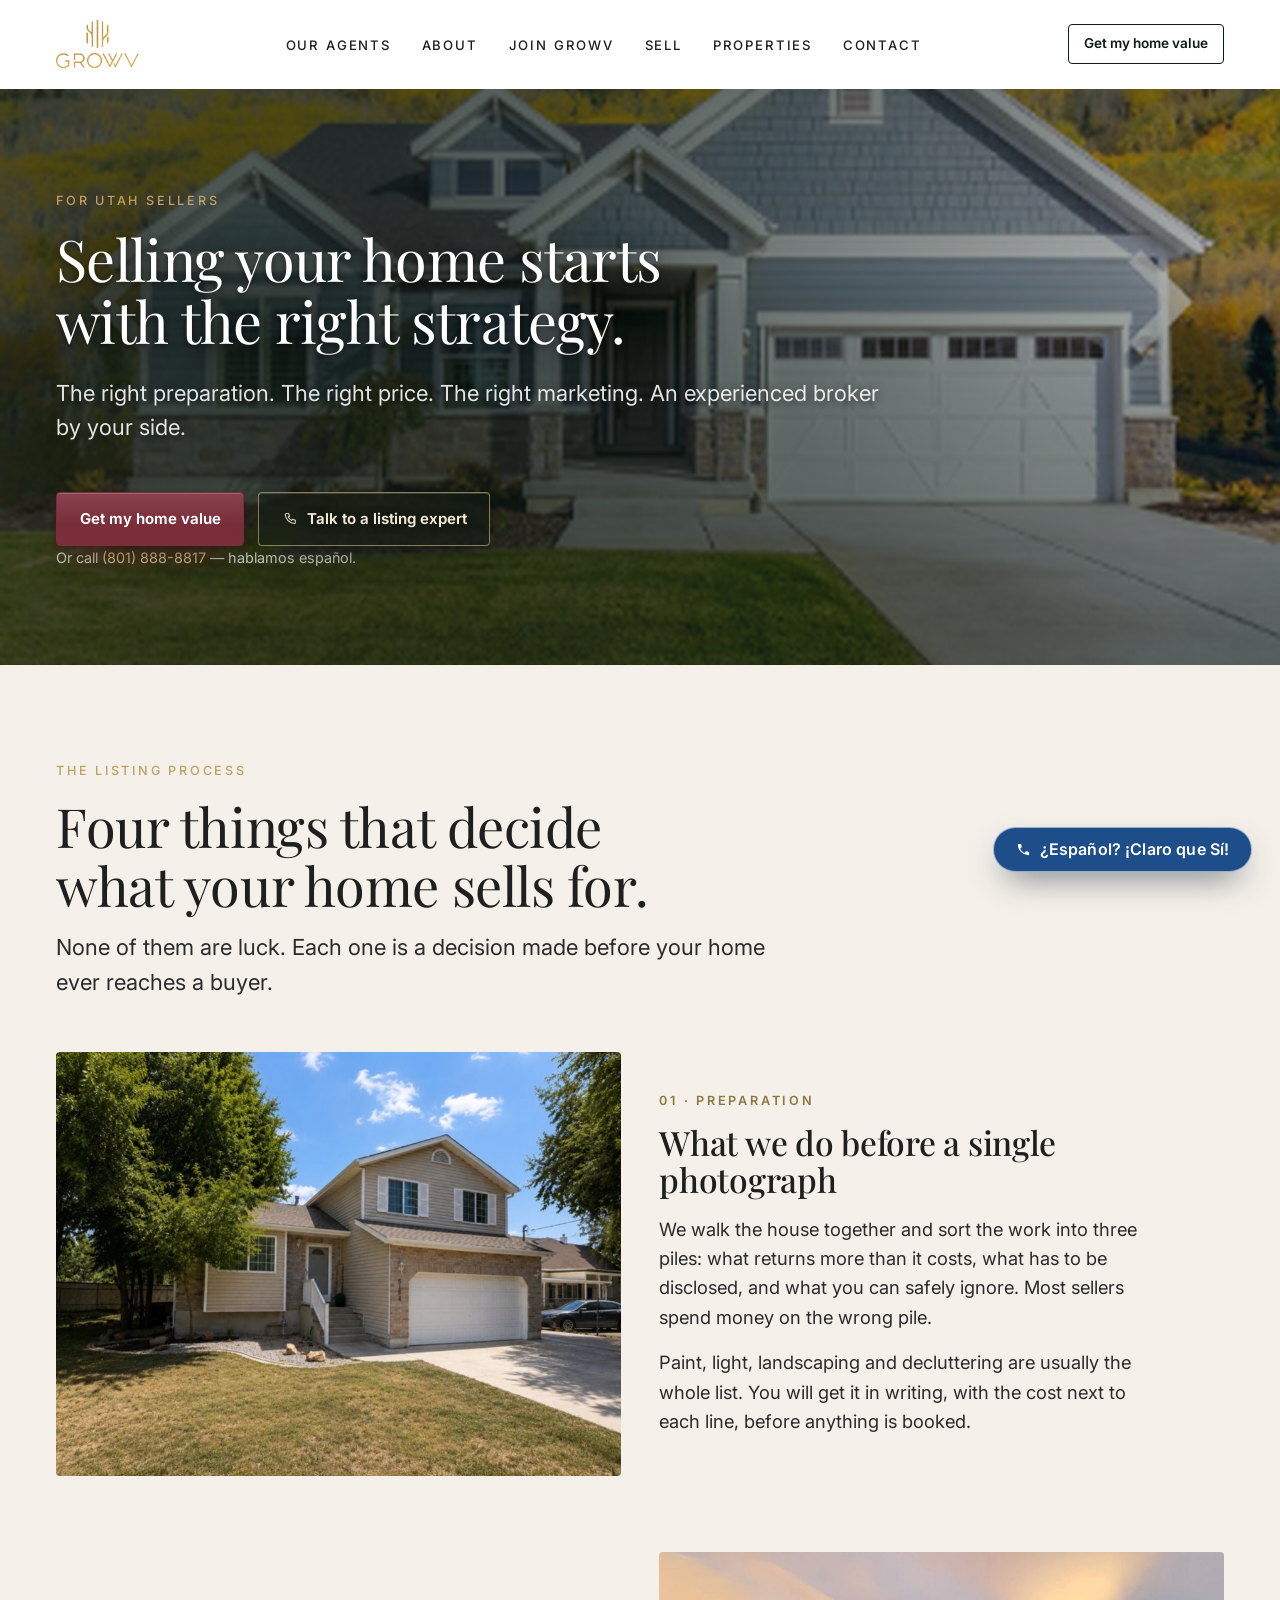
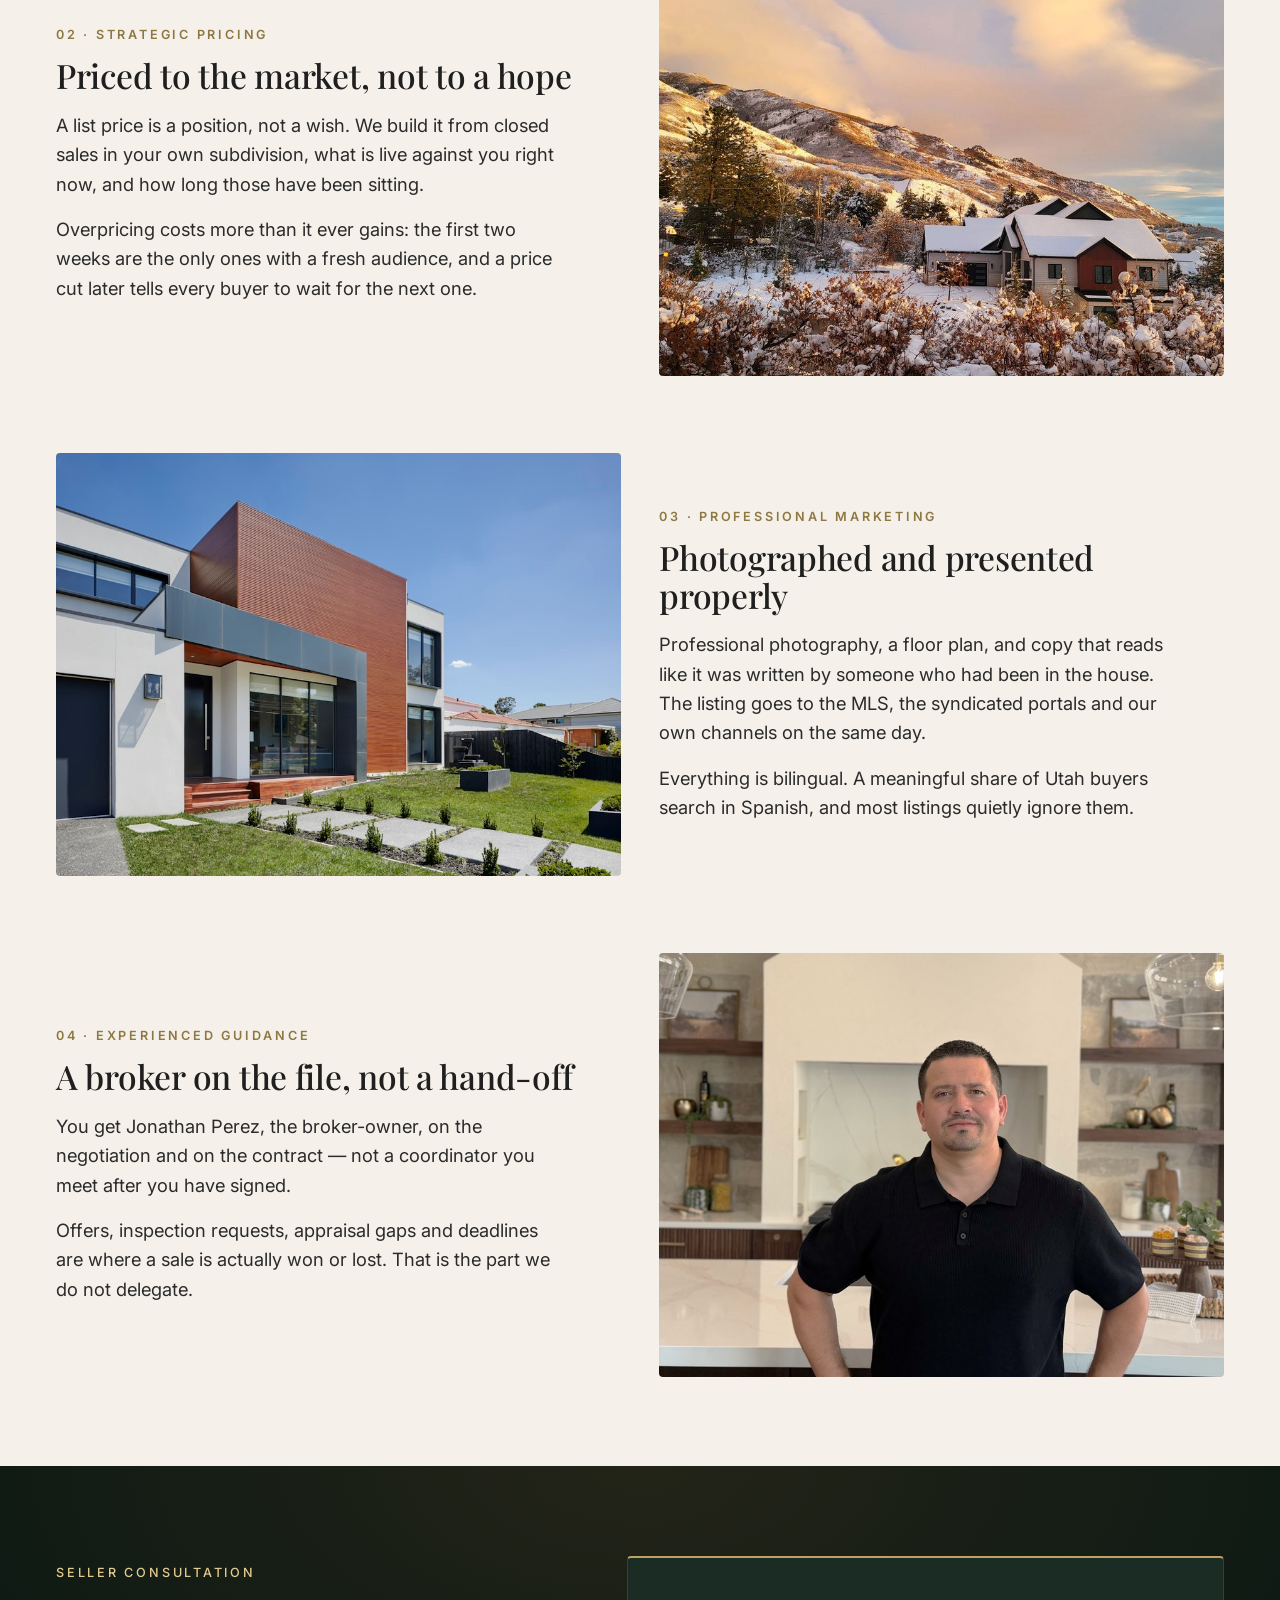
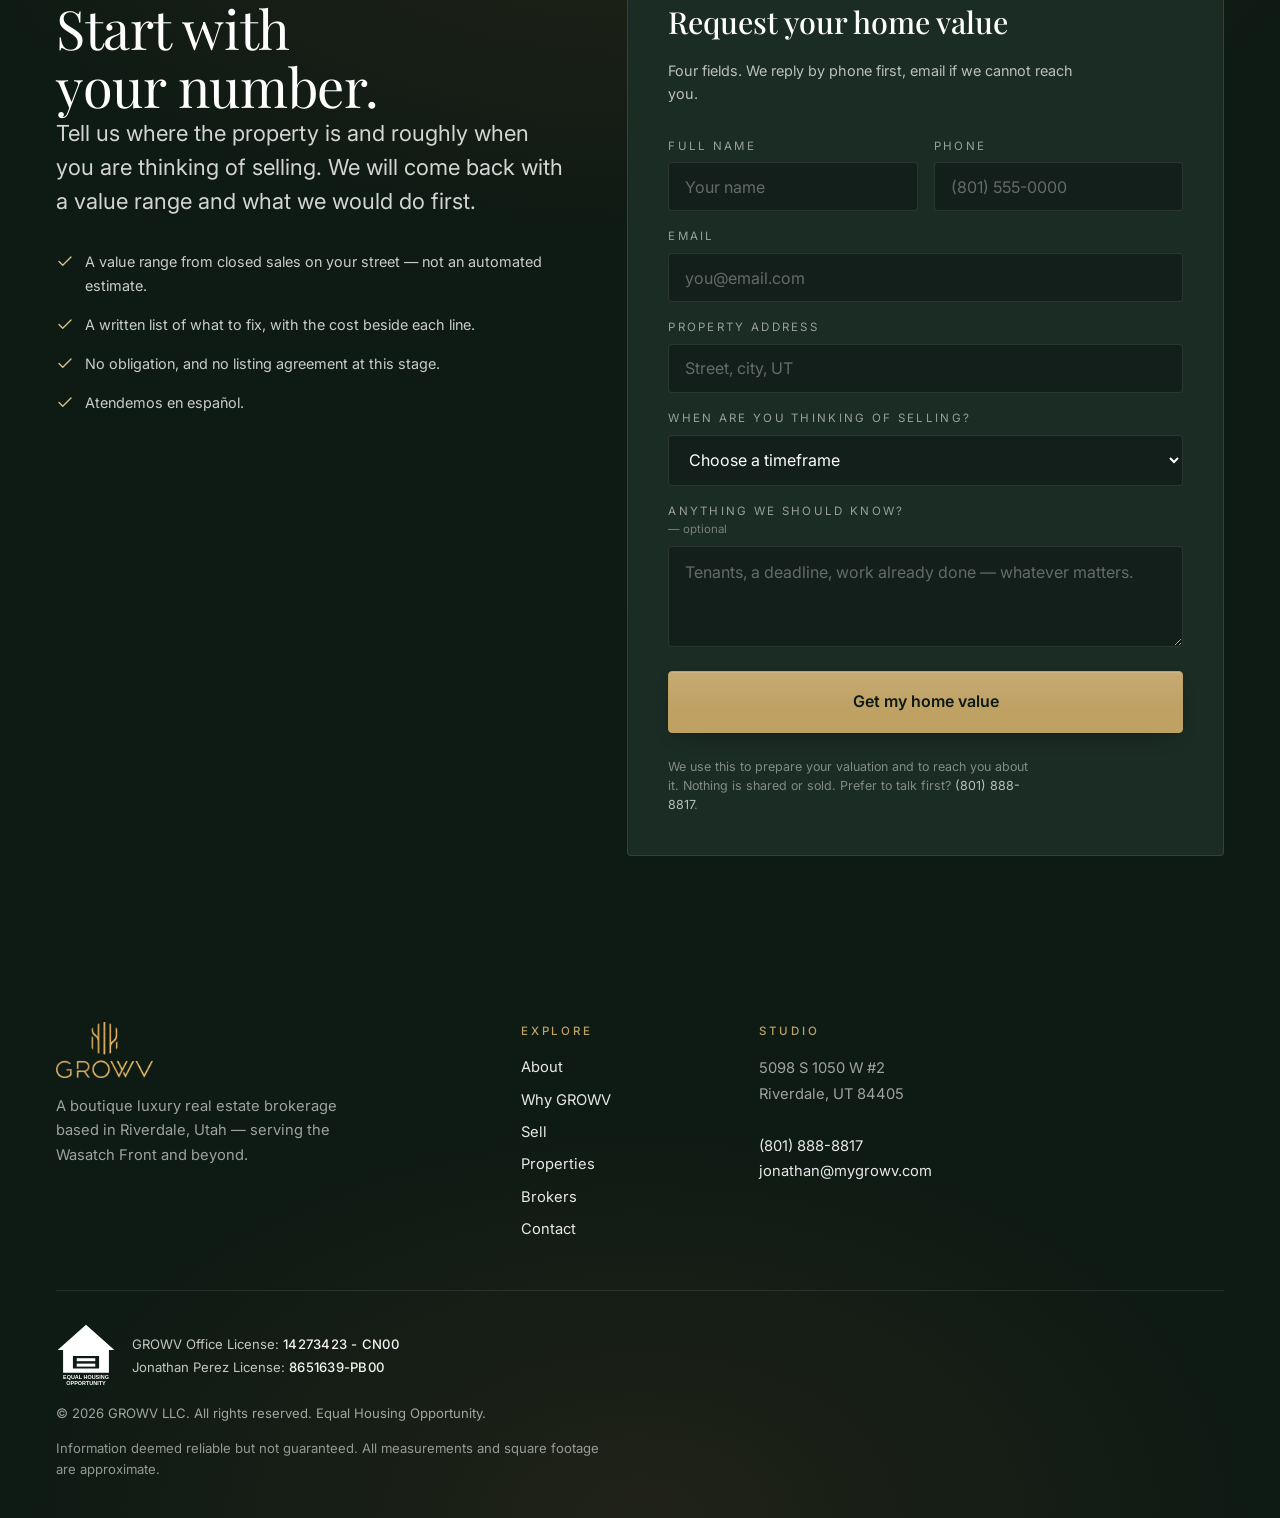
<file: sell.html>
<!doctype html>
<html lang="en">
<head>
  <meta charset="utf-8">
  <meta name="viewport" content="width=device-width, initial-scale=1, viewport-fit=cover">
  <meta name="theme-color" content="#FFFFFF">
  <meta name="color-scheme" content="light dark">

  <title>Sell Your Home &mdash; GROWV</title>
  <meta name="description" content="A listing plan for Utah sellers: preparation, strategic pricing, professional marketing and a broker who has done it before. Get your home value from GROWV.">

  <meta property="og:title" content="Sell Your Home — GROWV">
  <meta property="og:description" content="Preparation, strategic pricing and professional marketing — the plan behind a Utah listing that sells.">
  <meta property="og:type" content="website">
  <meta property="og:url" content="https://mygrowv.com/sell.html">
  <meta property="og:image" content="assets/images/growv-logo-gold.png">
  <meta name="twitter:card" content="summary_large_image">

  <link rel="icon" type="image/png" href="assets/images/growv-mark.png">
  <link rel="apple-touch-icon" href="assets/images/growv-mark.png">
  <link rel="preconnect" href="https://fonts.googleapis.com">
  <link rel="preconnect" href="https://fonts.gstatic.com" crossorigin>
  <link rel="preload" href="assets/images/sell-hero-fall-lg.jpg" as="image" media="(min-width: 768px)">
  <link href="https://fonts.googleapis.com/css2?family=Playfair+Display:ital,wght@0,400;0,500;0,600;0,700;1,400;1,500&family=Inter:wght@300;400;500;600;700&display=swap" rel="stylesheet">

  <link rel="stylesheet" href="assets/css/styles.css">
  <link rel="stylesheet" href="assets/css/thanksgiving.css">
  <!-- No register-gate here on purpose. This page already asks for the
       visitor's details in the open; a popup over a form someone is filling
       in costs more leads than it collects. -->

  <style>
    /* ---- Page-specific only. Everything else comes from styles.css tokens. ---- */

    /* A shorter hero than the home page: this page has a job, and the job is
       below the fold. Sized to its content rather than to the viewport. */
    .sell-hero { position: relative; isolation: isolate; overflow: hidden;
      padding-block: calc(var(--header-h) + clamp(3rem, 8vw, 6rem)) clamp(3rem, 8vw, 6rem);
      color: #fff; }
    .sell-hero__bg { position: absolute; inset: 0; z-index: -2; }
    /* The aspens are the best thing in this photograph and they sit along the
       top edge, so the crop is biased upward — otherwise narrow viewports
       keep the garage door and throw the colour away. */
    .sell-hero__bg img { width: 100%; height: 100%; object-fit: cover;
      object-position: 50% 30%; }
    /* Weighted to the left, where the words are, and lifted off the right so
       the house is still a photograph rather than a dark panel. The headline
       carries its own shadow, so the veil does not have to do all the work. */
    .sell-hero__veil { position: absolute; inset: 0; z-index: -1;
      background:
        radial-gradient(82% 92% at 18% 52%, rgba(14,26,20,.80) 0%, rgba(14,26,20,.46) 50%, rgba(14,26,20,.10) 100%),
        linear-gradient(180deg, rgba(14,26,20,.52) 0%, rgba(14,26,20,.22) 40%, rgba(14,26,20,.58) 100%); }
    .sell-hero__inner { max-width: 52rem; }
    /* display--lg is sized for the home page's full-bleed opener. Here the
       headline shares the fold with two buttons and a phone number, so it
       comes down to two lines rather than four. */
    .sell-hero h1 { font-size: clamp(2rem, 5vw, 3.6rem); line-height: 1.08; }
    .sell-hero h1 { text-shadow: 0 2px 6px rgba(0,0,0,.5), 0 8px 36px rgba(0,0,0,.6); }
    .sell-hero .lede { color: rgba(255,255,255,.88); margin-top: var(--space-4); }
    .sell-hero__actions { margin-top: var(--space-6); }
    .sell-hero__call { font-size: var(--fs-small); color: rgba(255,255,255,.72); }
    .sell-hero__call a { color: var(--gold-2); }
    @media (max-width: 759px) { .sell-hero__call { text-align: center; } }

    /* ---- The five steps ---- */
    .steps { display: flex; flex-direction: column; gap: clamp(2.5rem, 6vw, 5rem); }
    .step { display: grid; gap: clamp(1.25rem, 3vw, 2.5rem); align-items: center;
      grid-template-columns: 1fr; }
    @media (min-width: 860px) {
      .step { grid-template-columns: 1fr 1fr; }
      /* Alternating sides. The figure is first in the source on every step so
         the reading order stays image-then-text when the grid collapses. */
      .step:nth-child(even) .step__figure { order: 2; }
    }
    .step__figure { margin: 0; min-width: 0; }
    .step__figure img { width: 100%; aspect-ratio: 4 / 3; object-fit: cover;
      border-radius: 4px; display: block; }
    .step__body { min-width: 0; }
    .step__n { font-family: var(--f-body); font-size: var(--fs-eyebrow);
      letter-spacing: 0.22em; text-transform: uppercase; color: var(--gold-3);
      font-weight: 600; display: block; margin-bottom: var(--space-2); }
    .step__body h3 { font-family: var(--f-display); font-weight: 500;
      font-size: clamp(1.5rem, 3.2vw, 2.1rem); line-height: 1.12;
      letter-spacing: -0.008em; margin-bottom: var(--space-3); }
    .step__body p { color: var(--char-2); max-width: 46ch; }
    .step__body p + p { margin-top: var(--space-3); }
    .section--ink .step__body p { color: rgba(255,255,255,.8); }
    .section--ink .step__n { color: var(--gold-2); }

    /* ---- The form ---- */
    .seller { display: grid; gap: clamp(2rem, 5vw, 4rem); grid-template-columns: 1fr; }
    @media (min-width: 960px) { .seller { grid-template-columns: 0.85fr 1fr; align-items: start; } }
    .seller__lead { min-width: 0; }
    .seller__points { list-style: none; margin: var(--space-5) 0 0; padding: 0;
      display: flex; flex-direction: column; gap: var(--space-3); }
    .seller__points li { display: flex; gap: 0.7rem; font-size: var(--fs-small);
      color: rgba(255,255,255,.78); }
    .seller__points svg { width: 18px; height: 18px; flex: 0 0 auto; margin-top: 2px;
      fill: none; stroke: var(--gold-2); stroke-width: 1.8;
      stroke-linecap: round; stroke-linejoin: round; }
    .seller__card { background: var(--ink-3); border: 1px solid var(--ink-line);
      border-top: 2px solid var(--gold); border-radius: 4px;
      padding: clamp(1.5rem, 4vw, 2.5rem); min-width: 0; }
    .seller__card h2 { font-family: var(--f-display); font-weight: 500;
      font-size: clamp(1.4rem, 3vw, 1.9rem); color: #fff; margin-bottom: var(--space-2); }
    .seller__card > p { color: rgba(255,255,255,.7); font-size: var(--fs-small);
      margin-bottom: var(--space-5); max-width: 46ch; }
    .f-row { display: grid; gap: var(--space-3); grid-template-columns: 1fr; }
    @media (min-width: 560px) { .f-row--2 { grid-template-columns: 1fr 1fr; } }
    .f-field { display: block; margin-bottom: var(--space-3); min-width: 0; }
    .f-field span { display: block; font-family: var(--f-body); font-size: 0.72rem;
      letter-spacing: 0.2em; text-transform: uppercase;
      color: rgba(255,255,255,.55); margin-bottom: 0.45rem; }
    .f-field input, .f-field select, .f-field textarea {
      width: 100%; background: rgba(0,0,0,.28); color: #fff;
      border: 1px solid var(--ink-line); border-radius: 4px;
      padding: 0.85rem 1rem; font-family: var(--f-body); font-size: 1rem;
      transition: border-color .25s var(--ease-out), background .25s var(--ease-out); }
    .f-field textarea { resize: vertical; min-height: 4.5rem; line-height: 1.5; }
    .f-field input::placeholder, .f-field textarea::placeholder { color: rgba(255,255,255,.34); }
    .f-field input:focus, .f-field select:focus, .f-field textarea:focus {
      outline: none; border-color: var(--gold); background: rgba(0,0,0,.42); }
    .f-field input:user-invalid { border-color: #C0553A; }
    /* Native option lists render on the OS, which is light. */
    .f-field select option { background: #17241d; color: #fff; }
    .f-honeypot { position: absolute !important; width: 1px; height: 1px; padding: 0;
      margin: -1px; overflow: hidden; clip: rect(0 0 0 0); white-space: nowrap; border: 0; }
    .f-status { margin: var(--space-3) 0 0; font-size: var(--fs-small); min-height: 1.2em; }
    .f-status[data-state="error"] { color: #E08B6F; }
    .f-status[data-state="success"] { color: var(--gold-2); }
    .f-fine { margin: var(--space-4) 0 0; font-size: 0.78rem; line-height: 1.55;
      color: rgba(255,255,255,.45); max-width: 46ch; }
    .f-fine a { color: rgba(255,255,255,.7); }
  </style>
</head>
<body>
  <a class="skip-link" href="#main">Skip to main content</a>

  <header class="site-header" id="siteHeader" data-scrolled="false">
    <div class="nav-shell">
      <a class="brand" href="/#top" aria-label="GROWV — home">
        <img src="assets/images/growv-logo-gold.png" alt="GROWV" class="brand__logo" width="120" height="69" decoding="async">
      </a>

      <nav class="primary-nav" aria-label="Primary">
        <ul role="list">
          <li><a href="/#team">Our Agents</a></li>
          <li><a href="/#about">About</a></li>
          <li><a href="/#why">Join GROWV</a></li>
          <li><a href="sell.html" aria-current="page">Sell</a></li>
        <li><a href="/#properties">Properties</a></li>
          <li><a href="/#contact">Contact</a></li>
        </ul>
      </nav>

      <a class="cta cta--ghost" href="#seller-form" data-cta="header">
        <span>Get my home value</span>
      </a>

      <button class="nav-toggle" id="navToggle" aria-expanded="false" aria-controls="mobileNav" aria-label="Open menu" type="button">
        <span></span><span></span><span></span>
      </button>
    </div>
  </header>

  <div class="mobile-nav" id="mobileNav" tabindex="-1" hidden>
    <nav aria-label="Mobile">
      <ul role="list">
        <li><a href="/#team">Our Agents</a></li>
        <li><a href="/#about">About</a></li>
        <li><a href="/#why">Join GROWV</a></li>
        <li><a href="sell.html" aria-current="page">Sell</a></li>
        <li><a href="/#properties">Properties</a></li>
        <li><a href="/#contact">Contact</a></li>
      </ul>
    </nav>
    <a class="cta cta--gold cta--block" href="#seller-form">Get my home value</a>
    <div class="mobile-nav__contact">
      <a href="tel:+18019403551" aria-label="Call Jonathan">(801)&nbsp;940-3551</a>
      <a href="mailto:jonathan@mygrowv.com">jonathan@mygrowv.com</a>
    </div>
  </div>

  <main id="main">
    <span id="top" tabindex="-1" aria-hidden="true"></span>

    <!-- ===================== HERO ===================== -->
    <section class="sell-hero" aria-labelledby="sell-title">
      <!-- Jonathan's own photograph. The Pexels fallback (sell-hero-lg.jpg,
           photo 7031581 by Max Vakhtbovych, free licence) is still in
           assets/images if this needs to go back. -->
      <div class="sell-hero__bg">
        <img src="assets/images/sell-hero-fall-lg.jpg"
             srcset="assets/images/sell-hero-fall-sm.jpg 700w, assets/images/sell-hero-fall-lg.jpg 1400w"
             sizes="100vw" alt="" loading="eager" fetchpriority="high" decoding="async">
      </div>
      <div class="sell-hero__veil"></div>
      <div class="container">
        <div class="sell-hero__inner">
          <p class="eyebrow eyebrow--gold">For Utah sellers</p>
          <h1 id="sell-title" class="display display--lg">
            Selling your home starts <br class="hero__brk">with the right strategy.
          </h1>
          <!-- The four beats are the four steps further down, in order:
               preparation, pricing, marketing, guidance. "Strategy" was the
               third beat and also the last word of the headline directly
               above; "marketing" removes the echo and makes the lede a
               contents page for what follows. -->
          <p class="lede">The right preparation. The right price. The right marketing.
          An experienced broker by your side.</p>
          <div class="hero__actions sell-hero__actions">
            <a class="cta cta--gold" href="#seller-form" data-sell-cta="value">Get my home value</a>
            <a class="cta cta--ghost" href="tel:+18018888817" data-sell-cta="expert"><svg class="cta__mark" viewBox="0 0 24 24" aria-hidden="true" focusable="false"><path d="M6.3 3.6h3.2l1.6 4-2 1.2a11.4 11.4 0 0 0 5.1 5.1l1.2-2 4 1.6v3.2a1.6 1.6 0 0 1-1.7 1.6A15.9 15.9 0 0 1 4.7 5.3a1.6 1.6 0 0 1 1.6-1.7z"/></svg><span class="cta__label">Talk to a listing expert</span></a>
          </div>
          <p class="sell-hero__call" id="sellCallNote">Or call <a href="tel:+18018888817">(801)&nbsp;888-8817</a>
          &mdash; <span lang="es">hablamos espa&ntilde;ol</span>.</p>
        </div>
      </div>
    </section>

    <!-- ===================== THE PROCESS ===================== -->
    <section class="section section--cream" aria-labelledby="process-title">
      <div class="container">
        <header class="section-head reveal" data-reveal>
          <p class="eyebrow eyebrow--gold">The listing process</p>
          <h2 id="process-title" class="display display--md">Four things that decide <br class="hero__brk">what your home sells for.</h2>
          <p class="section-head__lede">None of them are luck. Each one is a decision made
          before your home ever reaches a buyer.</p>
        </header>


        <div class="steps">
        <article class="step reveal" data-reveal>
          <figure class="step__figure">
            <img src="assets/images/prop-riverdale-1150w-lg.jpg"
                 srcset="assets/images/prop-riverdale-1150w-sm.jpg 900w, assets/images/prop-riverdale-1150w-lg.jpg 1600w"
                 sizes="(min-width: 860px) 46vw, 92vw"
                 alt="" loading="lazy" decoding="async">
          </figure>
          <div class="step__body">
            <span class="step__n">01 &middot; Preparation</span>
            <h3>What we do before a single photograph</h3>
            <p>We walk the house together and sort the work into three piles: what returns more than it costs, what has to be disclosed, and what you can safely ignore. Most sellers spend money on the wrong pile.</p>
            <p>Paint, light, landscaping and decluttering are usually the whole list. You will get it in writing, with the cost next to each line, before anything is booked.</p>
          </div>
        </article>
        <article class="step reveal" data-reveal>
          <figure class="step__figure">
            <img src="assets/images/sell-step-pricing-lg.jpg"
                 srcset="assets/images/sell-step-pricing-sm.jpg 900w, assets/images/sell-step-pricing-lg.jpg 1600w"
                 sizes="(min-width: 860px) 46vw, 92vw"
                 alt="A home on the Wasatch bench after the first snow, the foothills lit by sunset."
                 loading="lazy" decoding="async">
          </figure>
          <div class="step__body">
            <span class="step__n">02 &middot; Strategic pricing</span>
            <h3>Priced to the market, not to a hope</h3>
            <p>A list price is a position, not a wish. We build it from closed sales in your own subdivision, what is live against you right now, and how long those have been sitting.</p>
            <p>Overpricing costs more than it ever gains: the first two weeks are the only ones with a fresh audience, and a price cut later tells every buyer to wait for the next one.</p>
          </div>
        </article>
        <article class="step reveal" data-reveal>
          <figure class="step__figure">
            <img src="assets/images/prop-cedar-lg.jpg"
                 srcset="assets/images/prop-cedar-sm.jpg 900w, assets/images/prop-cedar-lg.jpg 1600w"
                 sizes="(min-width: 860px) 46vw, 92vw"
                 alt="" loading="lazy" decoding="async">
          </figure>
          <div class="step__body">
            <span class="step__n">03 &middot; Professional marketing</span>
            <h3>Photographed and presented properly</h3>
            <p>Professional photography, a floor plan, and copy that reads like it was written by someone who had been in the house. The listing goes to the MLS, the syndicated portals and our own channels on the same day.</p>
            <p>Everything is bilingual. A meaningful share of Utah buyers search in Spanish, and most listings quietly ignore them.</p>
          </div>
        </article>
        <article class="step reveal" data-reveal>
          <figure class="step__figure">
            <img src="assets/images/about-jonathan-lg.jpg"
                 srcset="assets/images/about-jonathan-sm.jpg 900w, assets/images/about-jonathan-lg.jpg 1600w"
                 sizes="(min-width: 860px) 46vw, 92vw"
                 alt="" loading="lazy" decoding="async">
          </figure>
          <div class="step__body">
            <span class="step__n">04 &middot; Experienced guidance</span>
            <h3>A broker on the file, not a hand-off</h3>
            <p>You get Jonathan Perez, the broker-owner, on the negotiation and on the contract — not a coordinator you meet after you have signed.</p>
            <p>Offers, inspection requests, appraisal gaps and deadlines are where a sale is actually won or lost. That is the part we do not delegate.</p>
          </div>
        </article>
        </div>
      </div>
    </section>

    <!-- ===================== FORM ===================== -->
    <section class="section section--ink" id="seller-form" aria-labelledby="seller-title">
      <div class="container seller">

        <div class="seller__lead reveal" data-reveal>
          <p class="eyebrow eyebrow--gold">Seller consultation</p>
          <h2 id="seller-title" class="display display--md display--light">Start with <br class="hero__brk">your number.</h2>
          <p class="lede" style="color:rgba(255,255,255,.82)">Tell us where the property is
          and roughly when you are thinking of selling. We will come back with a value range
          and what we would do first.</p>
          <ul class="seller__points" role="list">
            <li><svg viewBox="0 0 24 24" aria-hidden="true" focusable="false"><path d="M4 12.6l5 5L20 6.6"/></svg><span>A value range from closed sales on your street &mdash; not an automated estimate.</span></li>
            <li><svg viewBox="0 0 24 24" aria-hidden="true" focusable="false"><path d="M4 12.6l5 5L20 6.6"/></svg><span>A written list of what to fix, with the cost beside each line.</span></li>
            <li><svg viewBox="0 0 24 24" aria-hidden="true" focusable="false"><path d="M4 12.6l5 5L20 6.6"/></svg><span>No obligation, and no listing agreement at this stage.</span></li>
            <li><svg viewBox="0 0 24 24" aria-hidden="true" focusable="false"><path d="M4 12.6l5 5L20 6.6"/></svg><span lang="es">Atendemos en espa&ntilde;ol.</span></li>
          </ul>
        </div>

        <div class="seller__card reveal" data-reveal data-reveal-delay="120">
          <h2>Request your home value</h2>
          <p>Four fields. We reply by phone first, email if we cannot reach you.</p>

          <form id="contactForm" novalidate>
            <div class="f-row f-row--2">
              <label class="f-field">
                <span>Full name</span>
                <input type="text" id="sellerName" name="name" required autocomplete="name" placeholder="Your name">
              </label>
              <label class="f-field">
                <span>Phone</span>
                <input type="tel" id="sellerPhone" name="phone" required autocomplete="tel" placeholder="(801) 555-0000">
              </label>
            </div>

            <label class="f-field">
              <span>Email</span>
              <input type="email" id="sellerEmail" name="email" required autocomplete="email" placeholder="you@email.com">
            </label>

            <label class="f-field">
              <span>Property address</span>
              <input type="text" id="sellerAddress" name="address" required
                     autocomplete="street-address" data-fold="Property address"
                     placeholder="Street, city, UT">
            </label>

            <label class="f-field">
              <span>When are you thinking of selling?</span>
              <select id="sellerTimeframe" name="timeframe" required data-fold="Selling timeframe">
                <option value="" selected disabled>Choose a timeframe</option>
                <option>As soon as possible</option>
                <option>Within 3 months</option>
                <option>3 to 6 months</option>
                <option>6 to 12 months</option>
                <option>Just exploring for now</option>
              </select>
            </label>

            <label class="f-field">
              <span>Anything we should know? <span style="text-transform:none;letter-spacing:0;color:rgba(255,255,255,.4)">&mdash; optional</span></span>
              <textarea id="sellerMessage" name="message" rows="3"
                        placeholder="Tenants, a deadline, work already done &mdash; whatever matters."></textarea>
            </label>

            <!-- Honeypot — real visitors leave this empty. Bots fill it and get rejected. -->
            <input type="text" name="company_website" class="f-honeypot" tabindex="-1" autocomplete="off" aria-hidden="true">

            <button type="submit" class="cta cta--gold cta--block cta--lg" id="contactSubmit">
              <span>Get my home value</span>
            </button>
            <p class="f-status" id="contactStatus" role="status" aria-live="polite" hidden></p>

            <p class="f-fine">We use this to prepare your valuation and to reach you about it.
            Nothing is shared or sold. Prefer to talk first?
            <a href="tel:+18018888817">(801)&nbsp;888-8817</a>.</p>
          </form>
        </div>

      </div>
    </section>

  </main>

  <footer class="site-footer" aria-labelledby="footer-title">
    <div class="container site-footer__inner">
      <h2 id="footer-title" class="sr-only">Footer</h2>

      <div class="site-footer__brand">
        <img src="assets/images/growv-logo-gold.png" alt="GROWV" width="140" height="81" loading="lazy" decoding="async">
        <p>A boutique luxury real estate brokerage based in Riverdale, Utah — serving the Wasatch Front and beyond.</p>
      </div>

      <nav class="site-footer__nav" aria-label="Footer">
        <h3>Explore</h3>
        <ul role="list">
          <li><a href="/#about">About</a></li>
          <li><a href="/#why">Why GROWV</a></li>
          <li><a href="sell.html" aria-current="page">Sell</a></li>
        <li><a href="/#properties">Properties</a></li>
          <li><a href="/#team">Brokers</a></li>
          <li><a href="/#contact">Contact</a></li>
        </ul>
      </nav>

      <div class="site-footer__contact">
        <h3>Studio</h3>
        <address>
          5098 S 1050 W #2<br>
          Riverdale, UT 84405<br><br>
          <a href="tel:+18018888817">(801)&nbsp;888-8817</a><br>
          <a href="mailto:jonathan@mygrowv.com">jonathan@mygrowv.com</a>
        </address>
      </div>

      <div class="site-footer__legal">
        <div class="site-footer__legal-row">
          <img src="assets/images/equal-housing.svg" alt="Equal Housing Opportunity" class="site-footer__eho" width="68" height="74" loading="lazy" decoding="async">
          <div class="site-footer__licenses">
            <p>GROWV Office License: <strong>14273423&nbsp;-&nbsp;CN00</strong></p>
            <p>Jonathan Perez License: <strong>8651639-PB00</strong></p>
          </div>
        </div>
        <p>&copy; <span id="year">2026</span> GROWV LLC. All rights reserved. Equal Housing Opportunity.</p>
        <p class="site-footer__fineprint">Information deemed reliable but not guaranteed. All measurements and square footage are approximate.</p>
      </div>
    </div>
  </footer>
  <!-- Bilingual prompt, pinned to the lower corner on every scroll position.
       lang="es" so screen readers switch voices for the Spanish. -->
  <a class="es-badge" href="tel:+18019403551" lang="es"
     aria-label="¿Español? Llame a Jonathan Perez al 801 940 3551">
    <svg class="es-badge__icon" width="15" height="15" viewBox="0 0 24 24" aria-hidden="true" focusable="false">
      <path d="M6.6 10.8a15.1 15.1 0 0 0 6.6 6.6l2.2-2.2a1 1 0 0 1 1-.25 11.4 11.4 0 0 0 3.6.58 1 1 0 0 1 1 1V20a1 1 0 0 1-1 1A17 17 0 0 1 3 4a1 1 0 0 1 1-1h3.5a1 1 0 0 1 1 1 11.4 11.4 0 0 0 .58 3.6 1 1 0 0 1-.25 1z"
            fill="currentColor"/>
    </svg>
    <span>¿Español? ¡Claro que Sí!</span>
  </a>

  <script src="assets/js/analytics.js" defer></script>
  <script src="assets/js/app.js" defer></script>
  <script defer>
    document.addEventListener('DOMContentLoaded', () => {
      // Which of the two hero choices sellers actually use.
      document.querySelectorAll('[data-sell-cta]').forEach((el) => {
        el.addEventListener('click', () => {
          if (window.growvTrack) {
            window.growvTrack('select_cta', {
              cta: el.getAttribute('data-sell-cta'), location: 'sell_hero'
            });
          }
        });
      });

      // A tel: link dials on a phone and, on a Mac, hands off to FaceTime or
      // whatever is registered. On a desktop with nothing registered it does
      // nothing at all, and the visitor is left thinking the button is broken.
      // So on a fine pointer the click ALSO copies the number and says so.
      // Nothing is prevented — a machine that can dial still dials.
      const expert = document.querySelector('[data-sell-cta="expert"]');
      const note = document.getElementById('sellCallNote');
      if (expert && note && window.matchMedia('(pointer: fine)').matches) {
        const original = note.innerHTML;
        let revert;
        expert.addEventListener('click', () => {
          const say = (msg) => {
            note.textContent = msg;
            clearTimeout(revert);
            revert = setTimeout(() => { note.innerHTML = original; }, 6000);
          };
          try {
            navigator.clipboard.writeText('(801) 888-8817').then(
              () => say('Number copied — (801) 888-8817. We answer in English and Spanish.'),
              () => say('Call (801) 888-8817 — we answer in English and Spanish.')
            );
          } catch (_) {
            say('Call (801) 888-8817 — we answer in English and Spanish.');
          }
        });
      }
    });
  </script>
</body>
</html>
</file>
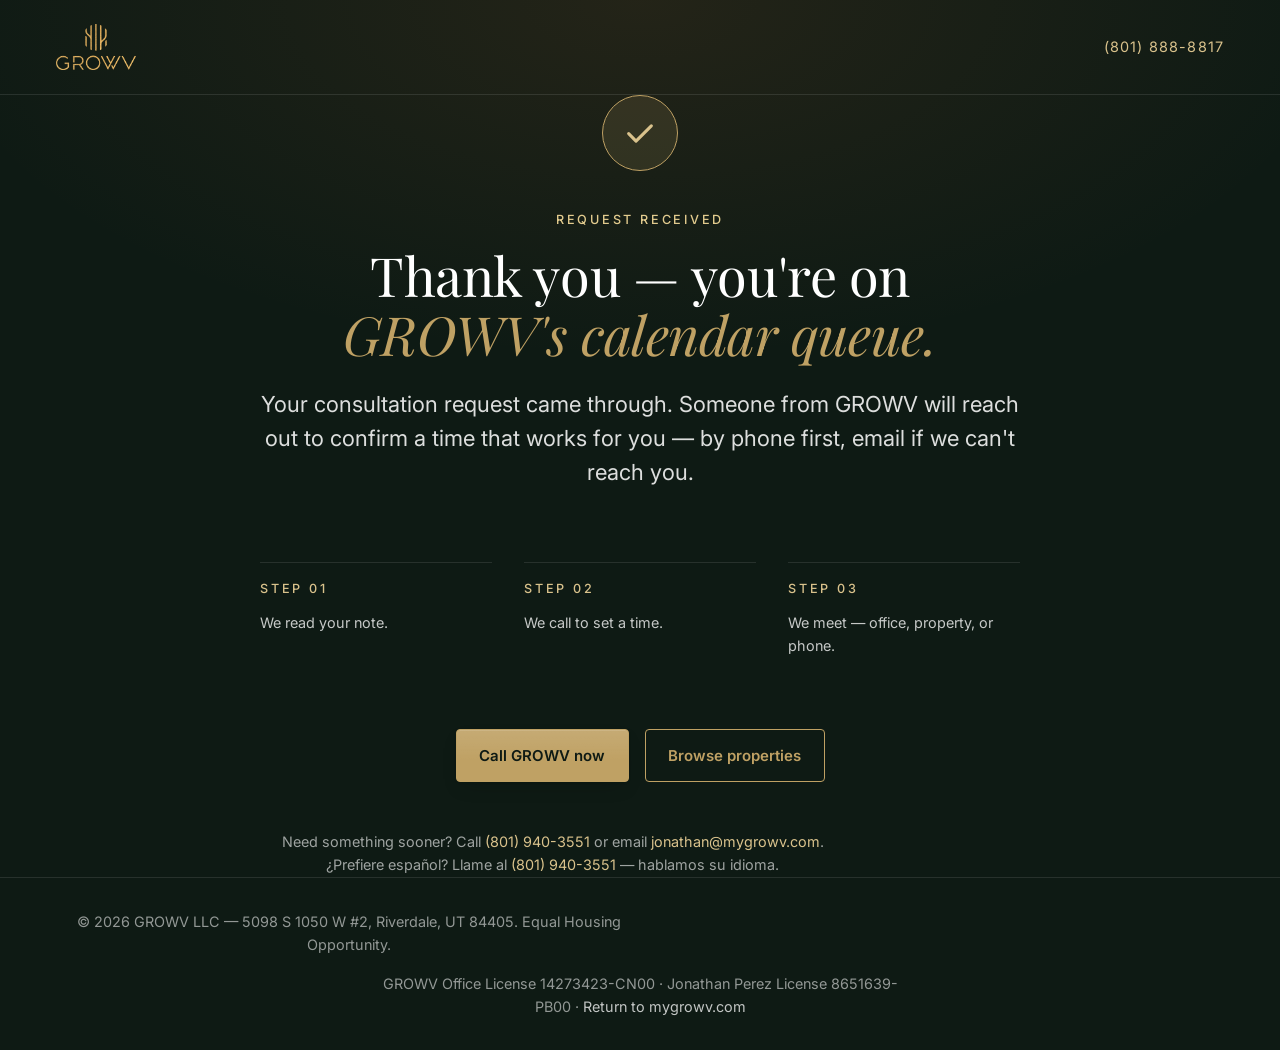
<file: thank-you.html>
<!doctype html>
<html lang="en">
<head>
  <meta charset="utf-8">
  <meta name="viewport" content="width=device-width, initial-scale=1, viewport-fit=cover">
  <meta name="theme-color" content="#0E1A14">
  <meta name="color-scheme" content="light dark">

  <title>Request Received — GROWV</title>
  <meta name="description" content="Your consultation request has been received. GROWV will be in touch shortly.">

  <!-- noindex is deliberate and load-bearing. This URL is the conversion
       signal for Google Ads: if it were indexed, organic visitors landing
       here would be counted as booked consultations. follow is fine. -->
  <meta name="robots" content="noindex, follow">

  <link rel="icon" type="image/png" href="assets/images/growv-mark.png">
  <link rel="apple-touch-icon" href="assets/images/growv-mark.png">
  <link rel="preconnect" href="https://fonts.googleapis.com">
  <link rel="preconnect" href="https://fonts.gstatic.com" crossorigin>
  <link href="https://fonts.googleapis.com/css2?family=Playfair+Display:ital,wght@0,400;0,500;0,600;0,700;1,400;1,500&family=Inter:wght@300;400;500;600;700&display=swap" rel="stylesheet">

  <link rel="stylesheet" href="assets/css/styles.css">
  <!-- Same seasonal layer as the home page, so the two match. -->
  <link rel="stylesheet" href="assets/css/thanksgiving.css">

  <style>
    /* Page-specific only — everything else comes from styles.css tokens. */
    .thanks{min-height:100svh;display:flex;flex-direction:column}
    .thanks__main{flex:1;display:flex;align-items:center}

    .thanks__head{display:flex;align-items:center;justify-content:space-between;
      gap:var(--space-4);padding:var(--space-4) var(--pad-side);
      border-bottom:1px solid var(--ink-line)}
    .thanks__head img{height:46px;width:auto}
    .thanks__head a.thanks__tel{color:var(--gold-2);text-decoration:none;
      font-size:var(--fs-small);letter-spacing:.08em;white-space:nowrap}
    .thanks__head a.thanks__tel:hover{color:#fff}

    .thanks__inner{max-width:760px;margin-inline:auto;text-align:center}

    /* The confirmation mark draws itself once, then holds. */
    .thanks__mark{width:76px;height:76px;margin:0 auto var(--space-5);
      border-radius:50%;border:1px solid var(--gold);display:grid;place-items:center;
      background:var(--gold-soft)}
    .thanks__mark svg{width:34px;height:34px;display:block}
    .thanks__mark path{stroke:var(--gold-2);stroke-width:2.2;fill:none;
      stroke-linecap:round;stroke-linejoin:round;
      stroke-dasharray:32;stroke-dashoffset:32;
      animation:thanks-check .7s var(--ease-out) .15s forwards}
    @keyframes thanks-check{to{stroke-dashoffset:0}}

    .thanks__lede{margin:var(--space-4) auto 0;color:rgba(255,255,255,.86)}

    /* Three steps, honest about what actually happens next. */
    .thanks__next{list-style:none;margin:var(--space-7) 0 0;padding:0;
      display:grid;gap:var(--space-4);text-align:left}
    @media (min-width:760px){.thanks__next{grid-template-columns:repeat(3,1fr);gap:var(--space-5)}}
    .thanks__next li{border-top:1px solid var(--ink-line);padding-top:var(--space-3)}
    .thanks__next b{display:block;font-family:var(--f-body);font-size:var(--fs-eyebrow);
      letter-spacing:.22em;text-transform:uppercase;color:var(--gold-2);
      font-weight:500;margin-bottom:var(--space-2)}
    .thanks__next p{font-size:var(--fs-small);color:rgba(255,255,255,.76);margin:0;max-width:none}

    .thanks__actions{display:flex;flex-wrap:wrap;gap:var(--space-3);
      justify-content:center;margin-top:var(--space-7)}

    .thanks__aside{margin-top:var(--space-6);font-size:var(--fs-small);
      color:rgba(255,255,255,.6)}
    .thanks__aside a{color:var(--gold-2)}

    .thanks__foot{border-top:1px solid var(--ink-line);padding:var(--space-5) var(--pad-side);
      text-align:center;font-size:var(--fs-small);color:rgba(255,255,255,.55)}
    .thanks__foot a{color:rgba(255,255,255,.75)}
    .thanks__foot-licenses{margin:var(--space-3) auto 0;max-width:60ch}

    @media (prefers-reduced-motion:reduce){
      .thanks__mark path{animation:none;stroke-dashoffset:0}
    }
  </style>
</head>

<body class="section--ink">
  <a class="skip-link" href="#main">Skip to main content</a>

  <div class="thanks">

    <header class="thanks__head">
      <a href="/" aria-label="GROWV — home">
        <img src="assets/images/growv-logo-gold.png" alt="GROWV" width="140" height="81" decoding="async">
      </a>
      <a class="thanks__tel" href="tel:+18018888817">(801)&nbsp;888-8817</a>
    </header>

    <main id="main" class="thanks__main">
      <div class="container">
        <div class="thanks__inner">

          <div class="thanks__mark" aria-hidden="true">
            <svg viewBox="0 0 24 24" focusable="false"><path d="M4 12.5l5.2 5.2L20 7"/></svg>
          </div>

          <p class="eyebrow eyebrow--gold">Request received</p>

          <h1 class="display display--md">
            <span class="display__line">Thank you — you're on</span>
            <span class="display__line display__line--italic">GROWV's calendar queue.</span>
          </h1>

          <p class="lede thanks__lede">
            Your consultation request came through. Someone from GROWV will reach out
            to confirm a time that works for you — by phone first, email if we can't
            reach you.
          </p>

          <ul class="thanks__next" role="list">
            <li>
              <b>Step 01</b>
              <p>We read your note.</p>
            </li>
            <li>
              <b>Step 02</b>
              <p>We call to set a time.</p>
            </li>
            <li>
              <b>Step 03</b>
              <p>We meet — office, property, or phone.</p>
            </li>
          </ul>

          <div class="thanks__actions">
            <a class="cta cta--gold" href="tel:+18019403551" data-thanks-cta="call">
              Call GROWV now
            </a>
            <a class="cta cta--ghost" href="/#properties">
              Browse properties
            </a>
          </div>

          <p class="thanks__aside">
            Need something sooner? Call
            <a href="tel:+18019403551">(801)&nbsp;940-3551</a> or email
            <a href="mailto:jonathan@mygrowv.com">jonathan@mygrowv.com</a>.<br>
            <span lang="es">¿Prefiere español? Llame al
            <a href="tel:+18019403551" lang="es">(801)&nbsp;940-3551</a> — hablamos su idioma.</span>
          </p>

        </div>
      </div>
    </main>

    <footer class="thanks__foot">
      <p>&copy; <span id="year">2026</span> GROWV LLC — 5098 S 1050 W #2, Riverdale, UT 84405.
         Equal Housing Opportunity.</p>
      <p class="thanks__foot-licenses">
        GROWV Office License 14273423-CN00 &middot; Jonathan Perez License 8651639-PB00 &middot;
        <a href="/">Return to mygrowv.com</a>
      </p>
    </footer>

  </div>

  <script src="assets/js/analytics.js" defer></script>
  <script defer>
    document.addEventListener('DOMContentLoaded', () => {
      document.getElementById('year').textContent = String(new Date().getFullYear());

      // This page is only reachable after a successful submit, so reaching it
      // IS the conversion. Firing here rather than on submit means a failed
      // send never counts as a lead. analytics.js defines growvTrack before
      // DOMContentLoaded (both scripts are deferred, and it assigns at the top
      // level), so it is available by the time this runs.
      if (window.growvTrack) {
        window.growvTrack('generate_lead', { form: 'contact', value: 1 }, 'Lead');
      }
    });
  </script>
</body>
</html>
</file>
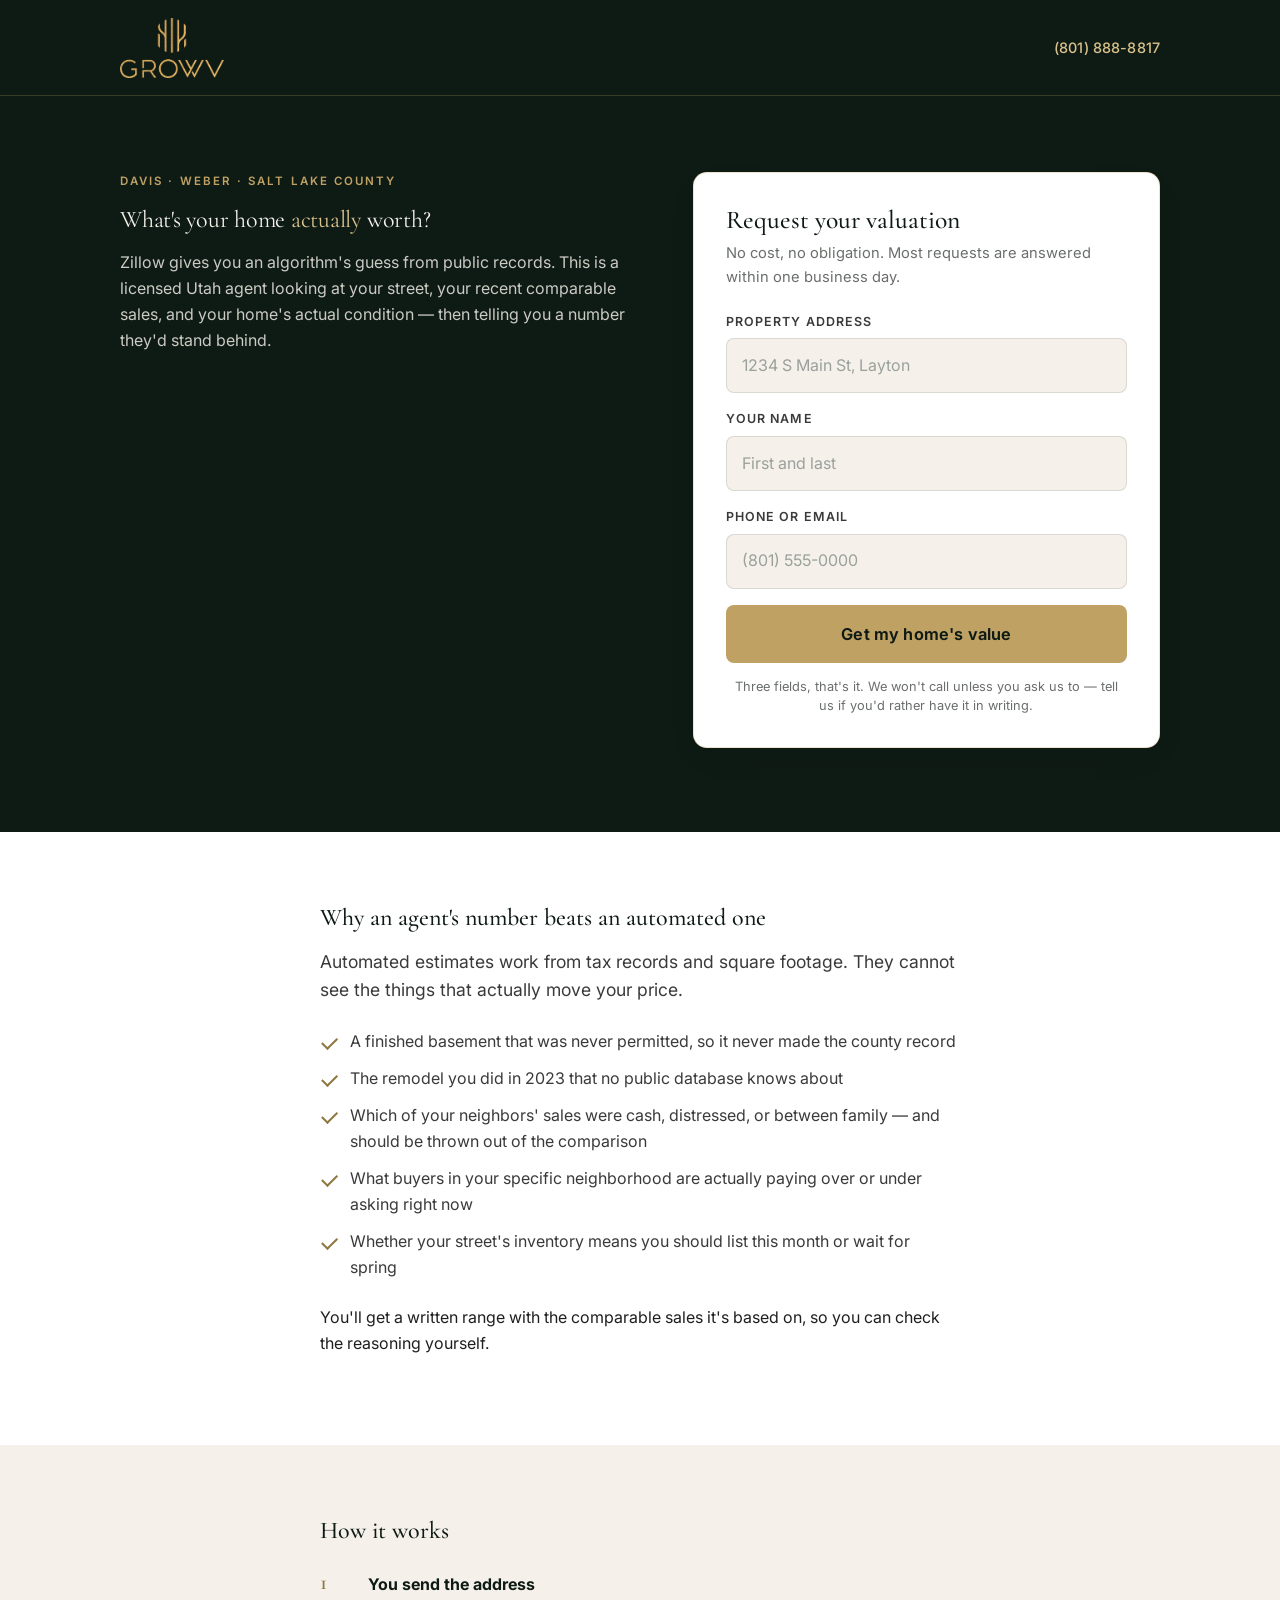
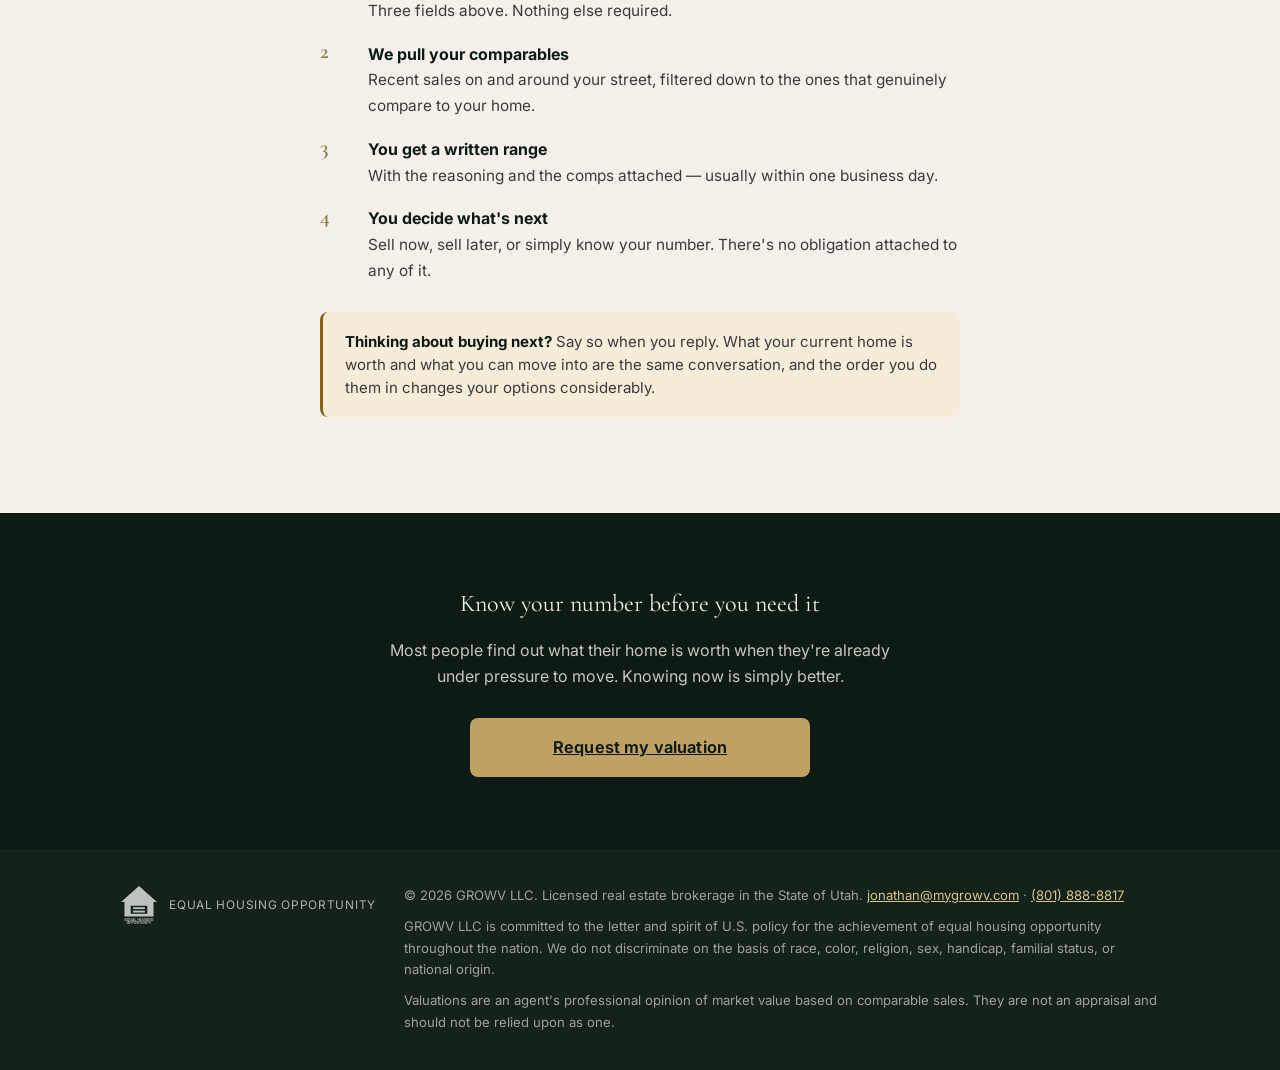
<file: lp/home-value.html>
<!doctype html>
<html lang="en">
<head>
<meta charset="utf-8">
<meta name="viewport" content="width=device-width, initial-scale=1, viewport-fit=cover">
<meta name="theme-color" content="#0E1A14">
<title>What's Your Utah Home Worth? — GROWV</title>
<meta name="description" content="A real valuation of your Davis, Weber, or Salt Lake County home from a licensed Utah agent — not an automated guess. No obligation, no pressure.">
<meta name="robots" content="noindex, follow">
<meta property="og:title" content="What's your Utah home actually worth?">
<meta property="og:description" content="A licensed agent's valuation of your home — not an algorithm's guess. Davis, Weber, and Salt Lake counties.">
<meta property="og:type" content="website">
<link rel="icon" type="image/png" href="../assets/images/growv-mark.png">
<link rel="preconnect" href="https://fonts.googleapis.com">
<link rel="preconnect" href="https://fonts.gstatic.com" crossorigin>
<link href="https://fonts.googleapis.com/css2?family=Cormorant+Garamond:wght@400;500;600&family=Inter:wght@400;500;600;700&display=swap" rel="stylesheet">
<link rel="stylesheet" href="assets/lp.css">
</head>
<body>
<a class="skip-link" href="#main">Skip to main content</a>

<header class="lp-head">
  <div class="shell">
    <img src="../assets/images/growv-logo-gold.png" alt="GROWV" width="104" height="60" decoding="async">
    <a class="tel" href="tel:+18018888817">(801)&nbsp;888-8817</a>
  </div>
</header>

<main id="main">

<section class="hero">
  <div class="shell hero-grid">
    <div>
      <p class="eyebrow">Davis · Weber · Salt Lake County</p>
      <h1>What's your home <em>actually</em> worth?</h1>
      <p class="lede">Zillow gives you an algorithm's guess from public records. This is a licensed Utah agent looking at your street, your recent comparable sales, and your home's actual condition — then telling you a number they'd stand behind.</p>
    </div>

    <div class="formcard">
      <h2>Request your valuation</h2>
      <p class="sub">No cost, no obligation. Most requests are answered within one business day.</p>

      <form data-lead
            data-source="lp-home-value"
            data-intro="Home valuation request."
            data-success="Request received — Jonathan will review your home's comparables and be in touch within one business day.">
        <label class="field">
          <span>Property address</span>
          <input type="text" name="address" data-extra="Property address" required autocomplete="street-address" placeholder="1234 S Main St, Layton">
        </label>
        <label class="field">
          <span>Your name</span>
          <input type="text" name="name" required autocomplete="name" placeholder="First and last">
        </label>
        <label class="field">
          <span>Phone or email</span>
          <input type="text" name="phone" required autocomplete="tel" placeholder="(801) 555-0000">
        </label>
        <input type="text" name="company_website" class="honeypot" tabindex="-1" autocomplete="off" aria-hidden="true">
        <button type="submit" class="btn">Get my home's value</button>
        <p class="microcopy">Three fields, that's it. We won't call unless you ask us to — tell us if you'd rather have it in writing.</p>
        <p class="status" data-status hidden></p>
      </form>
    </div>
  </div>
</section>

<section class="alt">
  <div class="shell narrow">
    <h2 class="sec">Why an agent's number beats an automated one</h2>
    <p class="lede-2">Automated estimates work from tax records and square footage. They cannot see the things that actually move your price.</p>
    <ul class="checks">
      <li>A finished basement that was never permitted, so it never made the county record</li>
      <li>The remodel you did in 2023 that no public database knows about</li>
      <li>Which of your neighbors' sales were cash, distressed, or between family — and should be thrown out of the comparison</li>
      <li>What buyers in your specific neighborhood are actually paying over or under asking right now</li>
      <li>Whether your street's inventory means you should list this month or wait for spring</li>
    </ul>
    <p>You'll get a written range with the comparable sales it's based on, so you can check the reasoning yourself.</p>
  </div>
</section>

<section>
  <div class="shell narrow">
    <h2 class="sec">How it works</h2>
    <ol class="steps">
      <li><strong>You send the address</strong><span>Three fields above. Nothing else required.</span></li>
      <li><strong>We pull your comparables</strong><span>Recent sales on and around your street, filtered down to the ones that genuinely compare to your home.</span></li>
      <li><strong>You get a written range</strong><span>With the reasoning and the comps attached — usually within one business day.</span></li>
      <li><strong>You decide what's next</strong><span>Sell now, sell later, or simply know your number. There's no obligation attached to any of it.</span></li>
    </ol>

    <div class="note">
      <p><strong>Thinking about buying next?</strong> Say so when you reply. What your current home is worth and what you can move into are the same conversation, and the order you do them in changes your options considerably.</p>
    </div>
  </div>
</section>

<section class="close">
  <div class="shell">
    <h2>Know your number before you need it</h2>
    <p>Most people find out what their home is worth when they're already under pressure to move. Knowing now is simply better.</p>
    <a class="btn" href="#main">Request my valuation</a>
  </div>
</section>

</main>

<footer class="lp-foot">
  <div class="shell">
    <div class="eho">
      <img src="../assets/images/equal-housing.svg" alt="" aria-hidden="true" width="38" height="38">
      <span>Equal Housing Opportunity</span>
    </div>
    <div>
      <p>&copy; <span data-year>2026</span> GROWV LLC. Licensed real estate brokerage in the State of Utah. <a href="mailto:jonathan@mygrowv.com">jonathan@mygrowv.com</a> · <a href="tel:+18018888817">(801) 888-8817</a></p>
      <p>GROWV LLC is committed to the letter and spirit of U.S. policy for the achievement of equal housing opportunity throughout the nation. We do not discriminate on the basis of race, color, religion, sex, handicap, familial status, or national origin.</p>
      <p>Valuations are an agent's professional opinion of market value based on comparable sales. They are not an appraisal and should not be relied upon as one.</p>
    </div>
  </div>
</footer>

<script src="assets/lp.js"></script>
</body>
</html>
</file>
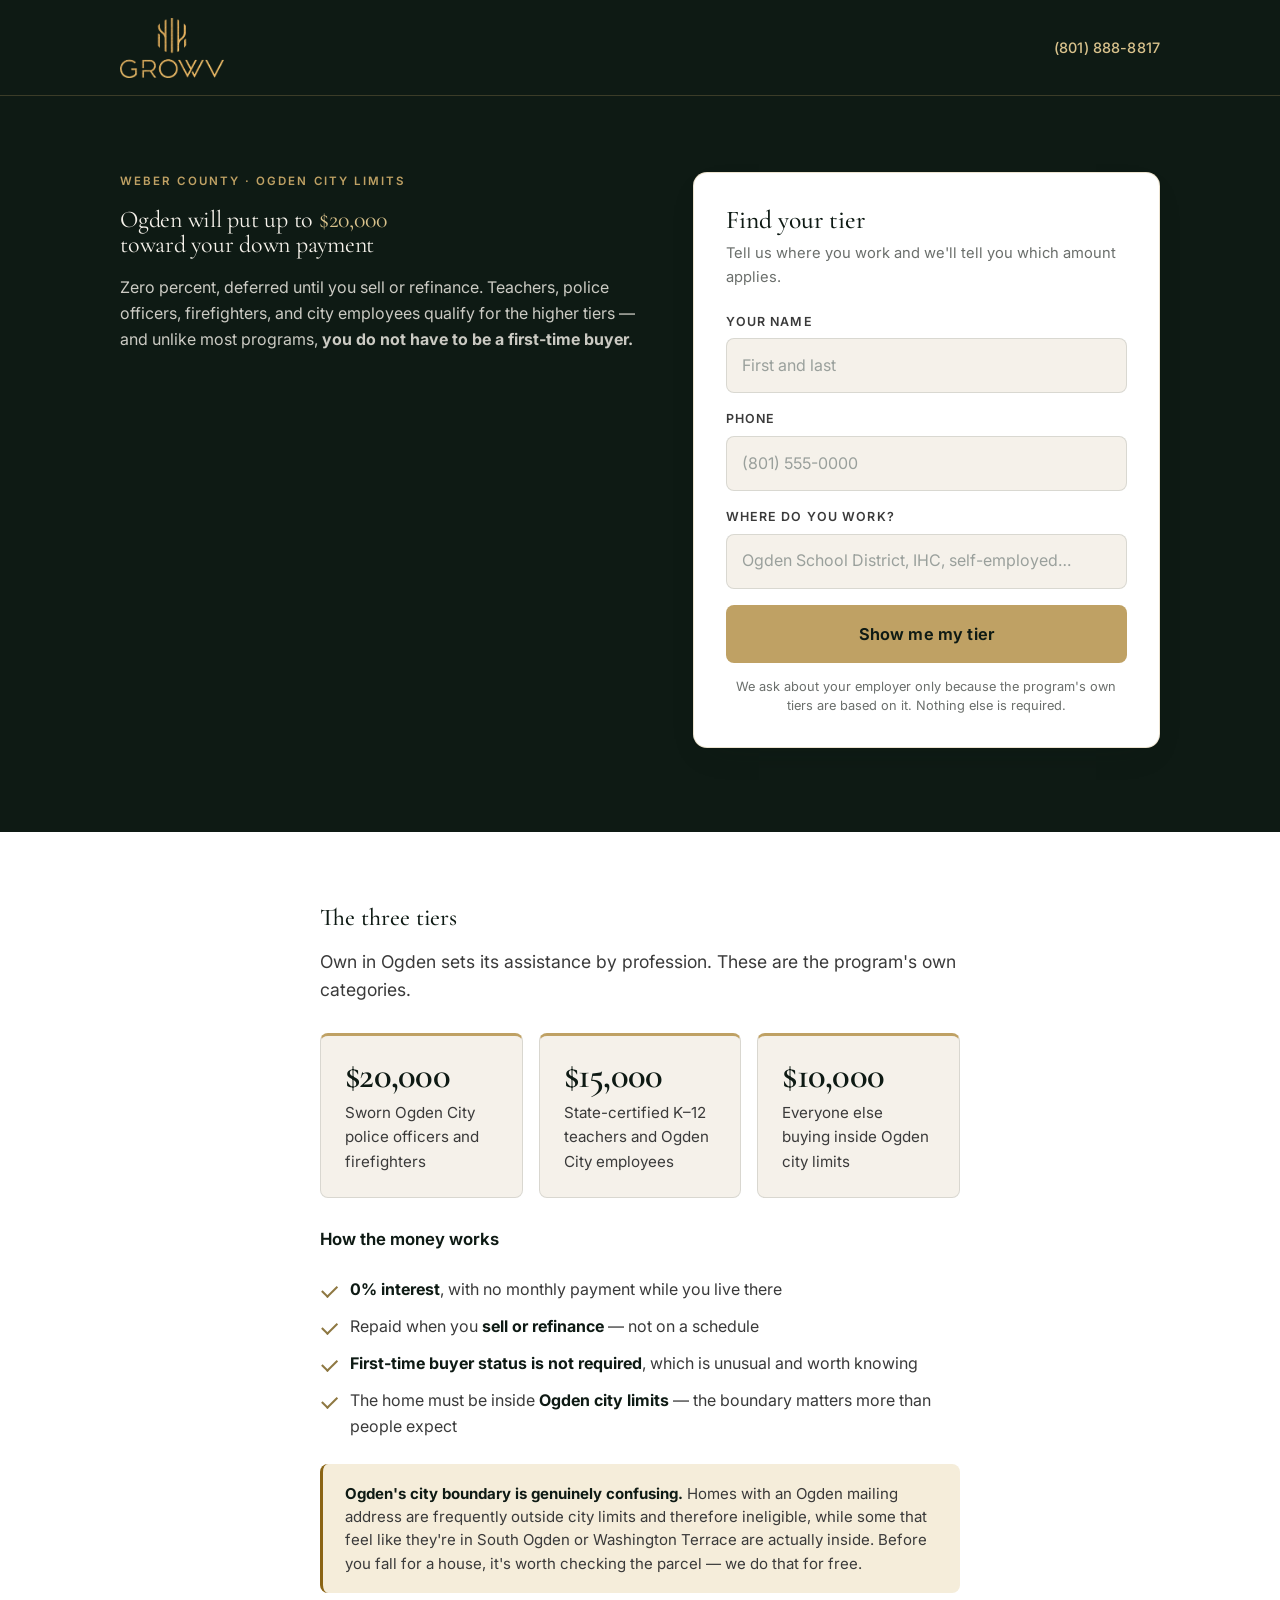
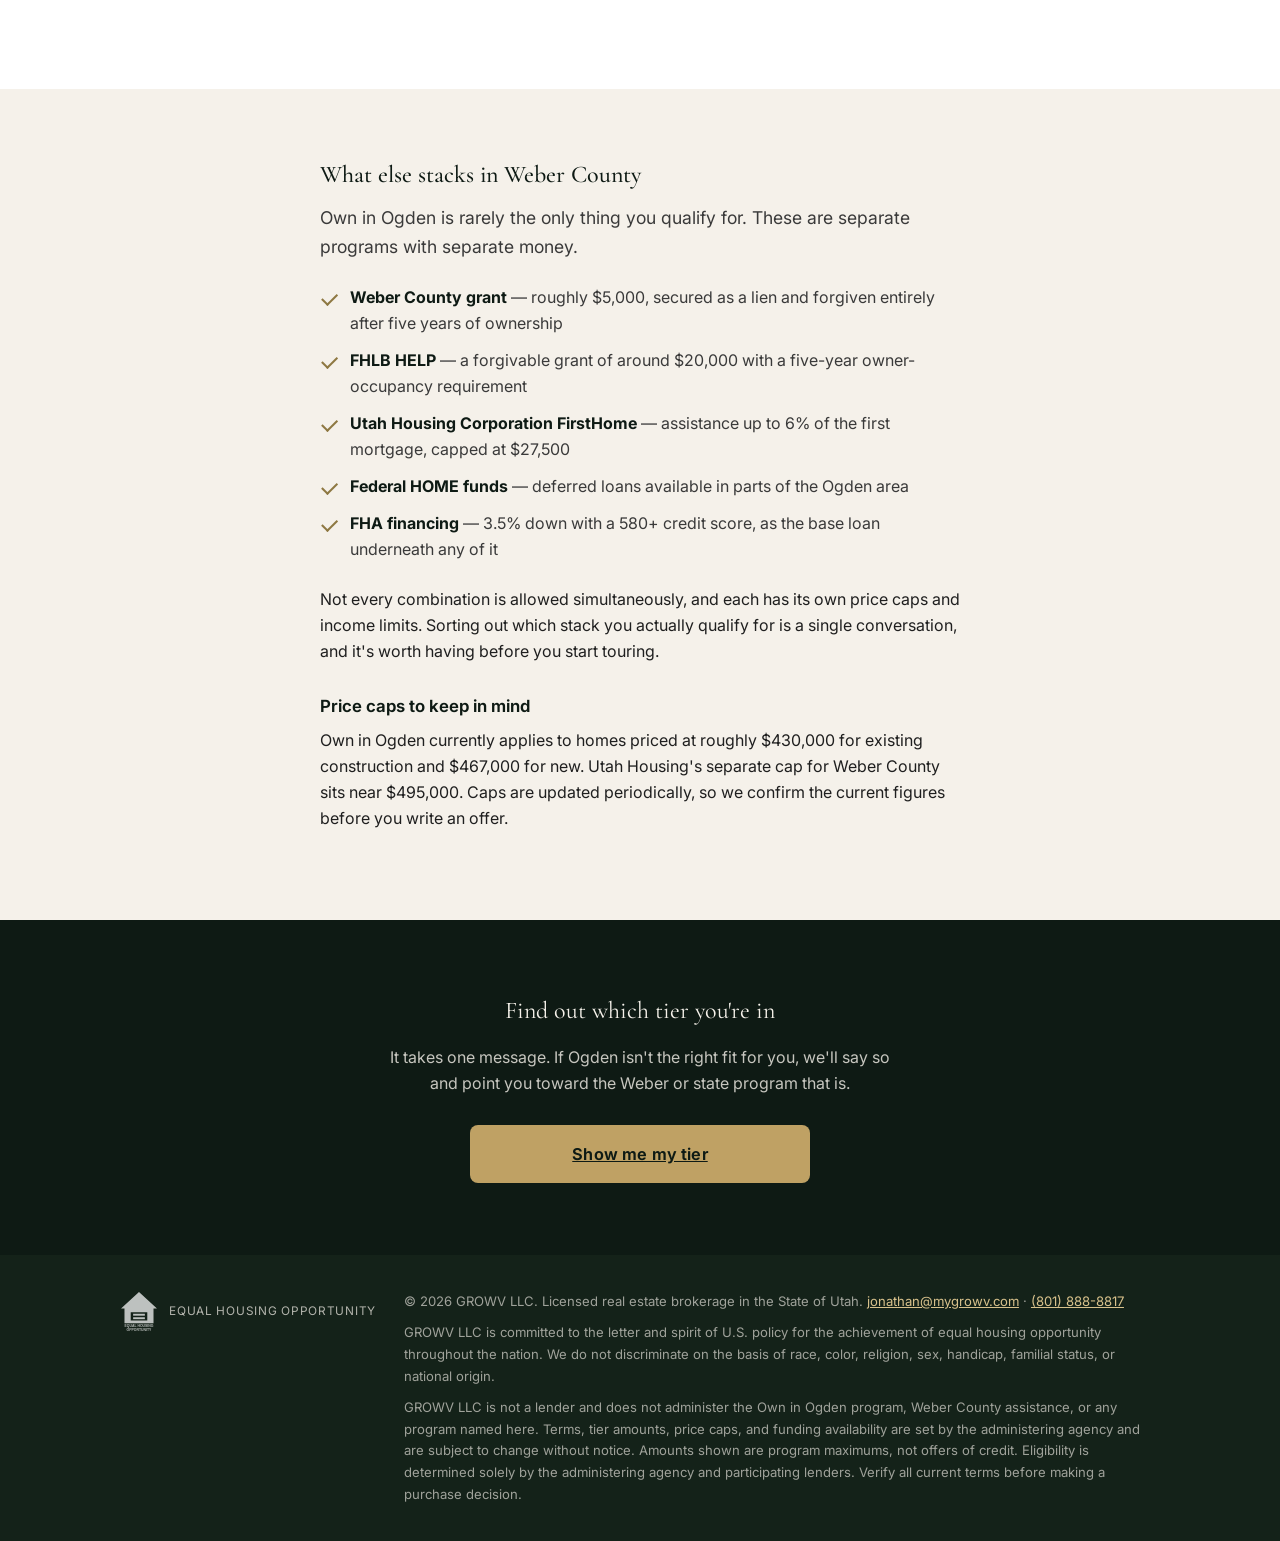
<file: lp/own-in-ogden.html>
<!doctype html>
<html lang="en">
<head>
<meta charset="utf-8">
<meta name="viewport" content="width=device-width, initial-scale=1, viewport-fit=cover">
<meta name="theme-color" content="#0E1A14">
<title>Own in Ogden — $10,000 to $20,000 Toward a Home | GROWV</title>
<meta name="description" content="The Own in Ogden program offers $10,000 to $20,000 in deferred down payment assistance inside Ogden city limits. Teachers, police, and firefighters qualify for more. You do not have to be a first-time buyer.">
<meta name="robots" content="noindex, follow">
<meta property="og:title" content="Ogden will put $10,000–$20,000 toward your down payment">
<meta property="og:description" content="0% deferred. Inside Ogden city limits. Teachers, police, and firefighters qualify for the higher tiers — and you don't have to be a first-time buyer.">
<meta property="og:type" content="website">
<link rel="icon" type="image/png" href="../assets/images/growv-mark.png">
<link rel="preconnect" href="https://fonts.googleapis.com">
<link rel="preconnect" href="https://fonts.gstatic.com" crossorigin>
<link href="https://fonts.googleapis.com/css2?family=Cormorant+Garamond:wght@400;500;600&family=Inter:wght@400;500;600;700&display=swap" rel="stylesheet">
<link rel="stylesheet" href="assets/lp.css">
</head>
<body>
<a class="skip-link" href="#main">Skip to main content</a>

<header class="lp-head">
  <div class="shell">
    <img src="../assets/images/growv-logo-gold.png" alt="GROWV" width="104" height="60" decoding="async">
    <a class="tel" href="tel:+18018888817">(801)&nbsp;888-8817</a>
  </div>
</header>

<main id="main">

<section class="hero">
  <div class="shell hero-grid">
    <div>
      <p class="eyebrow">Weber County · Ogden City Limits</p>
      <h1>Ogden will put up to <em>$20,000</em> toward your down payment</h1>
      <p class="lede">Zero percent, deferred until you sell or refinance. Teachers, police officers, firefighters, and city employees qualify for the higher tiers — and unlike most programs, <strong>you do not have to be a first-time buyer.</strong></p>
    </div>

    <div class="formcard">
      <h2>Find your tier</h2>
      <p class="sub">Tell us where you work and we'll tell you which amount applies.</p>

      <form data-lead
            data-source="lp-own-in-ogden"
            data-intro="Own in Ogden down payment assistance inquiry."
            data-success="Received — Jonathan will confirm your tier and the current funding status, and follow up shortly.">
        <label class="field">
          <span>Your name</span>
          <input type="text" name="name" required autocomplete="name" placeholder="First and last">
        </label>
        <label class="field">
          <span>Phone</span>
          <input type="tel" name="phone" required autocomplete="tel" placeholder="(801) 555-0000">
        </label>
        <label class="field">
          <span>Where do you work?</span>
          <input type="text" name="employer" data-extra="Employer / role" required placeholder="Ogden School District, IHC, self-employed…">
        </label>
        <input type="text" name="company_website" class="honeypot" tabindex="-1" autocomplete="off" aria-hidden="true">
        <button type="submit" class="btn">Show me my tier</button>
        <p class="microcopy">We ask about your employer only because the program's own tiers are based on it. Nothing else is required.</p>
        <p class="status" data-status hidden></p>
      </form>
    </div>
  </div>
</section>

<section class="alt">
  <div class="shell narrow">
    <h2 class="sec">The three tiers</h2>
    <p class="lede-2">Own in Ogden sets its assistance by profession. These are the program's own categories.</p>

    <div class="tiers">
      <div class="tier">
        <span class="amt">$20,000</span>
        <p class="who">Sworn Ogden City police officers and firefighters</p>
      </div>
      <div class="tier">
        <span class="amt">$15,000</span>
        <p class="who">State-certified K–12 teachers and Ogden City employees</p>
      </div>
      <div class="tier">
        <span class="amt">$10,000</span>
        <p class="who">Everyone else buying inside Ogden city limits</p>
      </div>
    </div>

    <h3>How the money works</h3>
    <ul class="checks">
      <li><strong>0% interest</strong>, with no monthly payment while you live there</li>
      <li>Repaid when you <strong>sell or refinance</strong> — not on a schedule</li>
      <li><strong>First-time buyer status is not required</strong>, which is unusual and worth knowing</li>
      <li>The home must be inside <strong>Ogden city limits</strong> — the boundary matters more than people expect</li>
    </ul>

    <div class="note">
      <p><strong>Ogden's city boundary is genuinely confusing.</strong> Homes with an Ogden mailing address are frequently outside city limits and therefore ineligible, while some that feel like they're in South Ogden or Washington Terrace are actually inside. Before you fall for a house, it's worth checking the parcel — we do that for free.</p>
    </div>
  </div>
</section>

<section>
  <div class="shell narrow">
    <h2 class="sec">What else stacks in Weber County</h2>
    <p class="lede-2">Own in Ogden is rarely the only thing you qualify for. These are separate programs with separate money.</p>
    <ul class="checks">
      <li><strong>Weber County grant</strong> — roughly $5,000, secured as a lien and forgiven entirely after five years of ownership</li>
      <li><strong>FHLB HELP</strong> — a forgivable grant of around $20,000 with a five-year owner-occupancy requirement</li>
      <li><strong>Utah Housing Corporation FirstHome</strong> — assistance up to 6% of the first mortgage, capped at $27,500</li>
      <li><strong>Federal HOME funds</strong> — deferred loans available in parts of the Ogden area</li>
      <li><strong>FHA financing</strong> — 3.5% down with a 580+ credit score, as the base loan underneath any of it</li>
    </ul>
    <p>Not every combination is allowed simultaneously, and each has its own price caps and income limits. Sorting out which stack you actually qualify for is a single conversation, and it's worth having before you start touring.</p>

    <h3>Price caps to keep in mind</h3>
    <p>Own in Ogden currently applies to homes priced at roughly $430,000 for existing construction and $467,000 for new. Utah Housing's separate cap for Weber County sits near $495,000. Caps are updated periodically, so we confirm the current figures before you write an offer.</p>
  </div>
</section>

<section class="close">
  <div class="shell">
    <h2>Find out which tier you're in</h2>
    <p>It takes one message. If Ogden isn't the right fit for you, we'll say so and point you toward the Weber or state program that is.</p>
    <a class="btn" href="#main">Show me my tier</a>
  </div>
</section>

</main>

<footer class="lp-foot">
  <div class="shell">
    <div class="eho">
      <img src="../assets/images/equal-housing.svg" alt="" aria-hidden="true" width="38" height="38">
      <span>Equal Housing Opportunity</span>
    </div>
    <div>
      <p>&copy; <span data-year>2026</span> GROWV LLC. Licensed real estate brokerage in the State of Utah. <a href="mailto:jonathan@mygrowv.com">jonathan@mygrowv.com</a> · <a href="tel:+18018888817">(801) 888-8817</a></p>
      <p>GROWV LLC is committed to the letter and spirit of U.S. policy for the achievement of equal housing opportunity throughout the nation. We do not discriminate on the basis of race, color, religion, sex, handicap, familial status, or national origin.</p>
      <p>GROWV LLC is not a lender and does not administer the Own in Ogden program, Weber County assistance, or any program named here. Terms, tier amounts, price caps, and funding availability are set by the administering agency and are subject to change without notice. Amounts shown are program maximums, not offers of credit. Eligibility is determined solely by the administering agency and participating lenders. Verify all current terms before making a purchase decision.</p>
    </div>
  </div>
</footer>

<script src="assets/lp.js"></script>
</body>
</html>
</file>
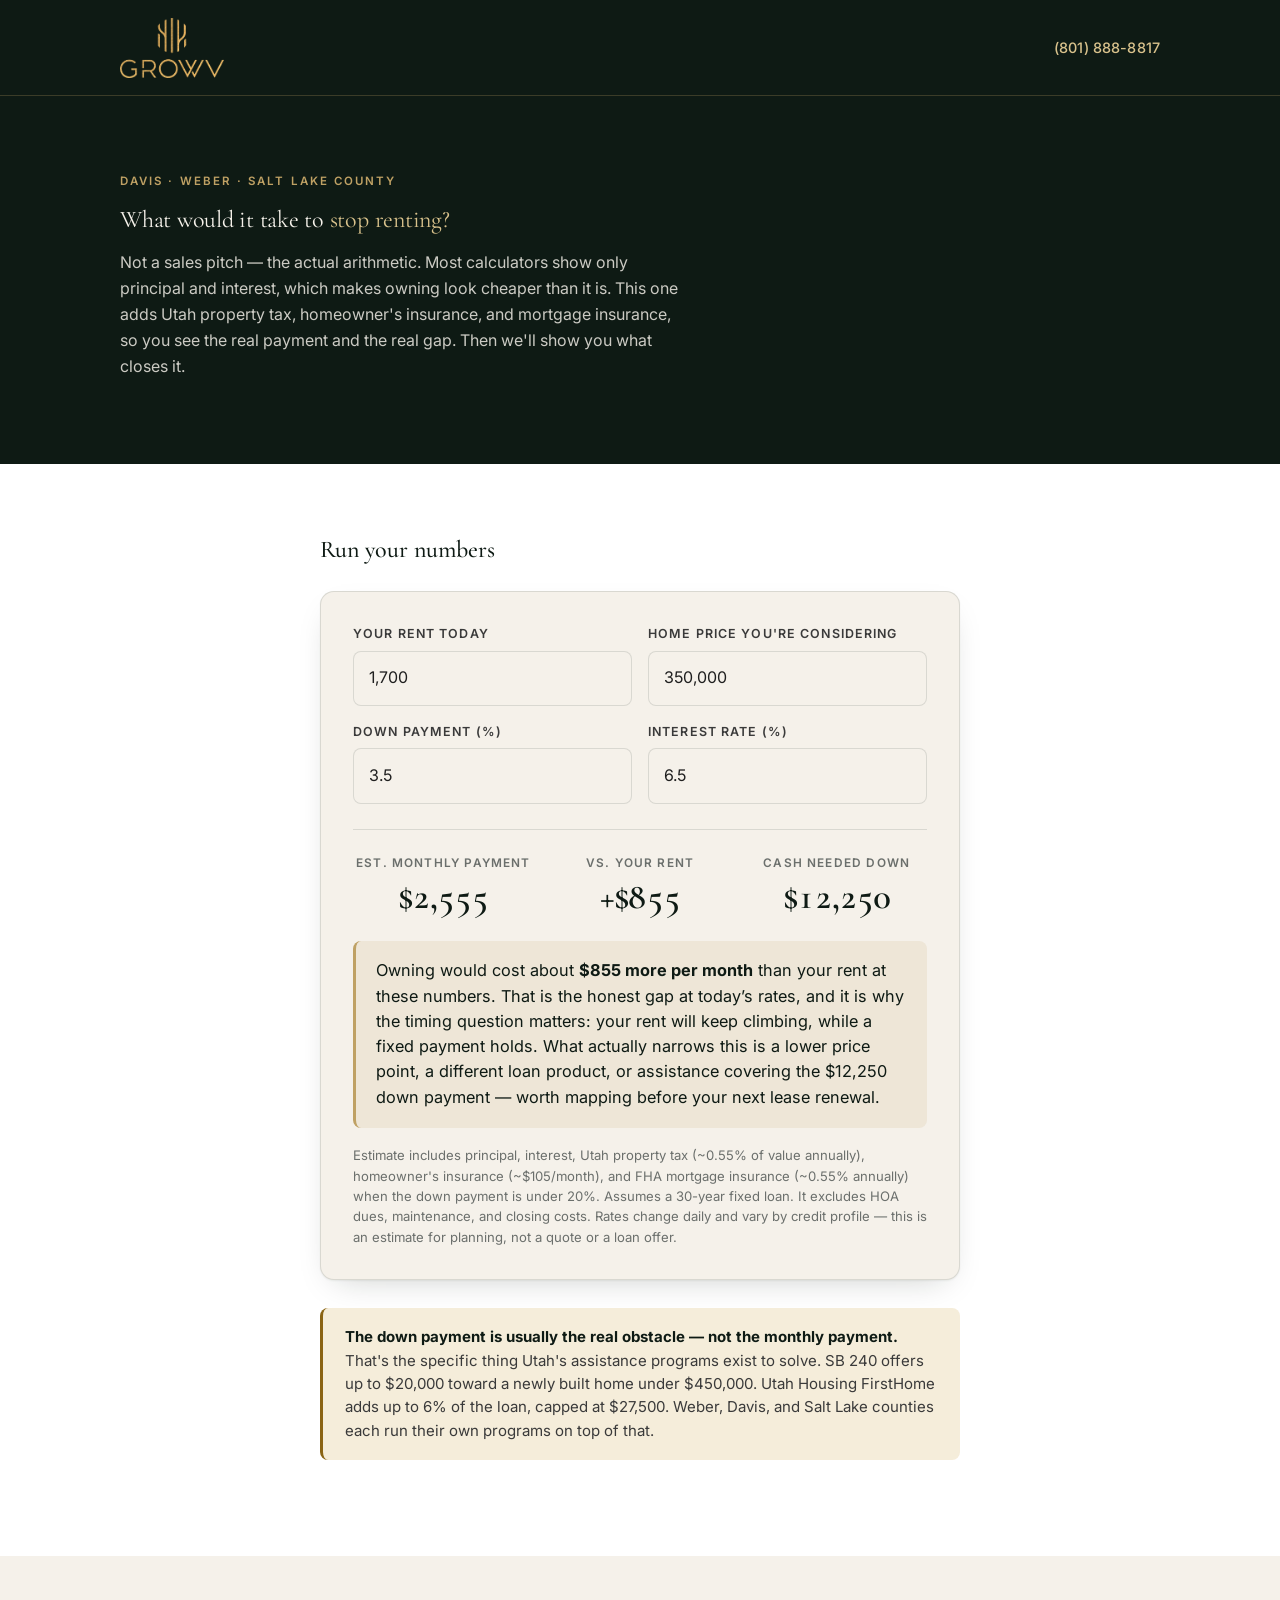
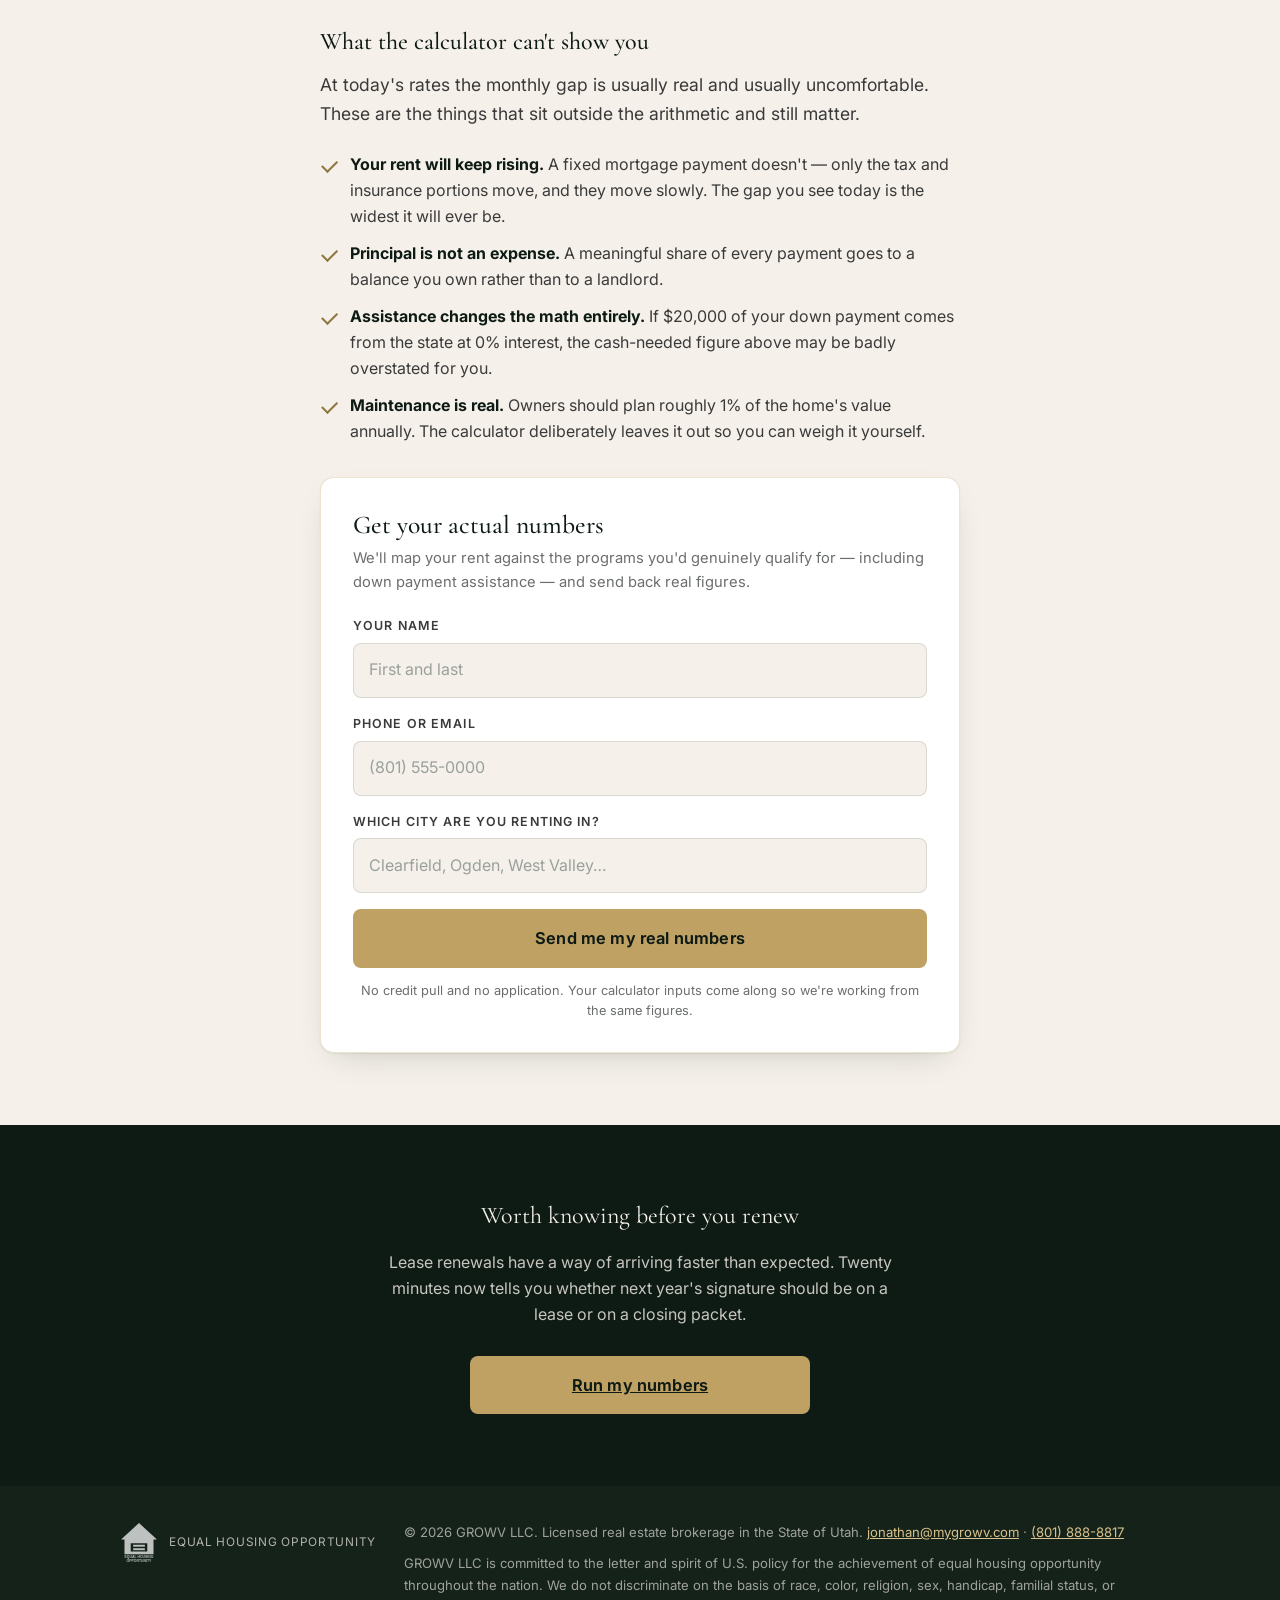
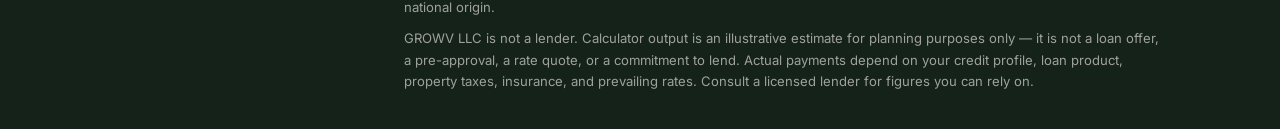
<file: lp/rent-vs-own.html>
<!doctype html>
<html lang="en">
<head>
<meta charset="utf-8">
<meta name="viewport" content="width=device-width, initial-scale=1, viewport-fit=cover">
<meta name="theme-color" content="#0E1A14">
<title>What Would It Take to Stop Renting? — Utah | GROWV</title>
<meta name="description" content="See the honest gap between your rent and the real monthly cost of owning in Davis, Weber, or Salt Lake County — taxes, insurance, and mortgage insurance included — and what closes it.">
<meta name="robots" content="noindex, follow">
<meta property="og:title" content="What would it actually take to stop renting?">
<meta property="og:description" content="The honest numbers for Davis, Weber, and Salt Lake County — property tax, insurance, and mortgage insurance included, not just principal and interest.">
<meta property="og:type" content="website">
<link rel="icon" type="image/png" href="../assets/images/growv-mark.png">
<link rel="preconnect" href="https://fonts.googleapis.com">
<link rel="preconnect" href="https://fonts.gstatic.com" crossorigin>
<link href="https://fonts.googleapis.com/css2?family=Cormorant+Garamond:wght@400;500;600&family=Inter:wght@400;500;600;700&display=swap" rel="stylesheet">
<link rel="stylesheet" href="assets/lp.css">
</head>
<body>
<a class="skip-link" href="#main">Skip to main content</a>

<header class="lp-head">
  <div class="shell">
    <img src="../assets/images/growv-logo-gold.png" alt="GROWV" width="104" height="60" decoding="async">
    <a class="tel" href="tel:+18018888817">(801)&nbsp;888-8817</a>
  </div>
</header>

<main id="main">

<section class="hero">
  <div class="shell">
    <div style="max-width:62ch">
      <p class="eyebrow">Davis · Weber · Salt Lake County</p>
      <h1>What would it take to <em>stop renting?</em></h1>
      <p class="lede">Not a sales pitch — the actual arithmetic. Most calculators show only principal and interest, which makes owning look cheaper than it is. This one adds Utah property tax, homeowner's insurance, and mortgage insurance, so you see the real payment and the real gap. Then we'll show you what closes it.</p>
    </div>
  </div>
</section>

<section class="alt">
  <div class="shell narrow">
    <h2 class="sec">Run your numbers</h2>

    <div class="calc" data-calc>
      <div class="calc-inputs">
        <label class="field">
          <span>Your rent today</span>
          <input type="text" id="rent" inputmode="numeric" value="1,700" aria-describedby="assump">
        </label>
        <label class="field">
          <span>Home price you're considering</span>
          <input type="text" id="price" inputmode="numeric" value="350,000">
        </label>
        <label class="field">
          <span>Down payment (%)</span>
          <input type="text" id="down" inputmode="decimal" value="3.5">
        </label>
        <label class="field">
          <span>Interest rate (%)</span>
          <input type="text" id="rate" inputmode="decimal" value="6.5">
        </label>
      </div>

      <div class="calc-out">
        <div class="stat">
          <span class="k">Est. monthly payment</span>
          <span class="v" data-out="payment">—</span>
        </div>
        <div class="stat">
          <span class="k">vs. your rent</span>
          <span class="v" data-out="diff">—</span>
        </div>
        <div class="stat">
          <span class="k">Cash needed down</span>
          <span class="v" data-out="cash">—</span>
        </div>
      </div>

      <p class="verdict" data-out="verdict">—</p>
      <p class="hidden" data-calc-summary hidden></p>

      <p class="assump" id="assump">
        Estimate includes principal, interest, Utah property tax (~0.55% of value annually),
        homeowner's insurance (~$105/month), and FHA mortgage insurance (~0.55% annually)
        when the down payment is under 20%. Assumes a 30-year fixed loan. It excludes HOA
        dues, maintenance, and closing costs. Rates change daily and vary by credit profile —
        this is an estimate for planning, not a quote or a loan offer.
      </p>
    </div>

    <div class="note">
      <p><strong>The down payment is usually the real obstacle — not the monthly payment.</strong> That's the specific thing Utah's assistance programs exist to solve. SB 240 offers up to $20,000 toward a newly built home under $450,000. Utah Housing FirstHome adds up to 6% of the loan, capped at $27,500. Weber, Davis, and Salt Lake counties each run their own programs on top of that.</p>
    </div>
  </div>
</section>

<section>
  <div class="shell narrow">
    <h2 class="sec">What the calculator can't show you</h2>
    <p class="lede-2">At today's rates the monthly gap is usually real and usually uncomfortable. These are the things that sit outside the arithmetic and still matter.</p>
    <ul class="checks">
      <li><strong>Your rent will keep rising.</strong> A fixed mortgage payment doesn't — only the tax and insurance portions move, and they move slowly. The gap you see today is the widest it will ever be.</li>
      <li><strong>Principal is not an expense.</strong> A meaningful share of every payment goes to a balance you own rather than to a landlord.</li>
      <li><strong>Assistance changes the math entirely.</strong> If $20,000 of your down payment comes from the state at 0% interest, the cash-needed figure above may be badly overstated for you.</li>
      <li><strong>Maintenance is real.</strong> Owners should plan roughly 1% of the home's value annually. The calculator deliberately leaves it out so you can weigh it yourself.</li>
    </ul>

    <div class="formcard" style="margin-top:2rem">
      <h2>Get your actual numbers</h2>
      <p class="sub">We'll map your rent against the programs you'd genuinely qualify for — including down payment assistance — and send back real figures.</p>

      <form data-lead
            data-source="lp-rent-vs-own"
            data-intro="Rent vs. own inquiry from the calculator."
            data-success="Received — Jonathan will map your numbers against the assistance programs you'd qualify for and follow up shortly.">
        <label class="field">
          <span>Your name</span>
          <input type="text" name="name" required autocomplete="name" placeholder="First and last">
        </label>
        <label class="field">
          <span>Phone or email</span>
          <input type="text" name="phone" required autocomplete="tel" placeholder="(801) 555-0000">
        </label>
        <label class="field">
          <span>Which city are you renting in?</span>
          <input type="text" name="city" data-extra="Renting in" required placeholder="Clearfield, Ogden, West Valley…">
        </label>
        <input type="text" name="company_website" class="honeypot" tabindex="-1" autocomplete="off" aria-hidden="true">
        <button type="submit" class="btn">Send me my real numbers</button>
        <p class="microcopy">No credit pull and no application. Your calculator inputs come along so we're working from the same figures.</p>
        <p class="status" data-status hidden></p>
      </form>
    </div>
  </div>
</section>

<section class="close">
  <div class="shell">
    <h2>Worth knowing before you renew</h2>
    <p>Lease renewals have a way of arriving faster than expected. Twenty minutes now tells you whether next year's signature should be on a lease or on a closing packet.</p>
    <a class="btn" href="#main">Run my numbers</a>
  </div>
</section>

</main>

<footer class="lp-foot">
  <div class="shell">
    <div class="eho">
      <img src="../assets/images/equal-housing.svg" alt="" aria-hidden="true" width="38" height="38">
      <span>Equal Housing Opportunity</span>
    </div>
    <div>
      <p>&copy; <span data-year>2026</span> GROWV LLC. Licensed real estate brokerage in the State of Utah. <a href="mailto:jonathan@mygrowv.com">jonathan@mygrowv.com</a> · <a href="tel:+18018888817">(801) 888-8817</a></p>
      <p>GROWV LLC is committed to the letter and spirit of U.S. policy for the achievement of equal housing opportunity throughout the nation. We do not discriminate on the basis of race, color, religion, sex, handicap, familial status, or national origin.</p>
      <p>GROWV LLC is not a lender. Calculator output is an illustrative estimate for planning purposes only — it is not a loan offer, a pre-approval, a rate quote, or a commitment to lend. Actual payments depend on your credit profile, loan product, property taxes, insurance, and prevailing rates. Consult a licensed lender for figures you can rely on.</p>
    </div>
  </div>
</footer>

<script src="assets/lp.js"></script>
</body>
</html>
</file>
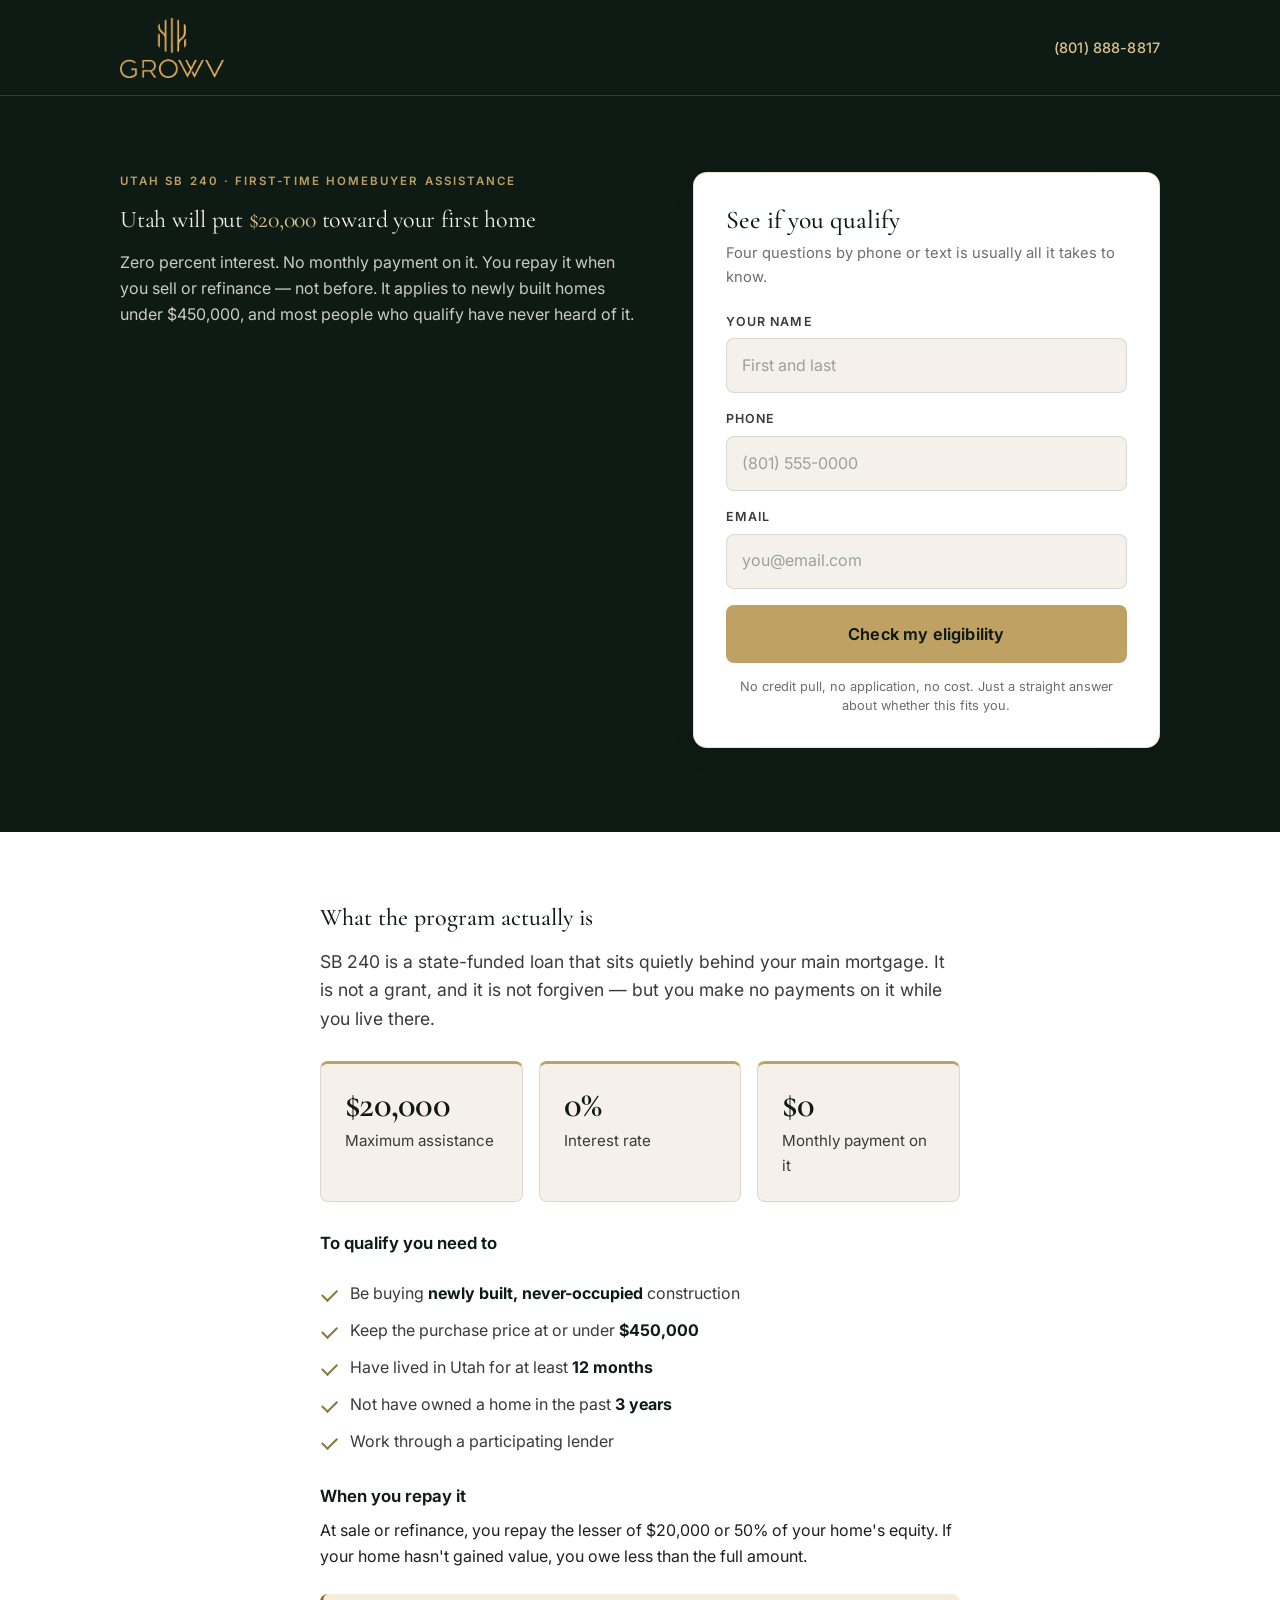
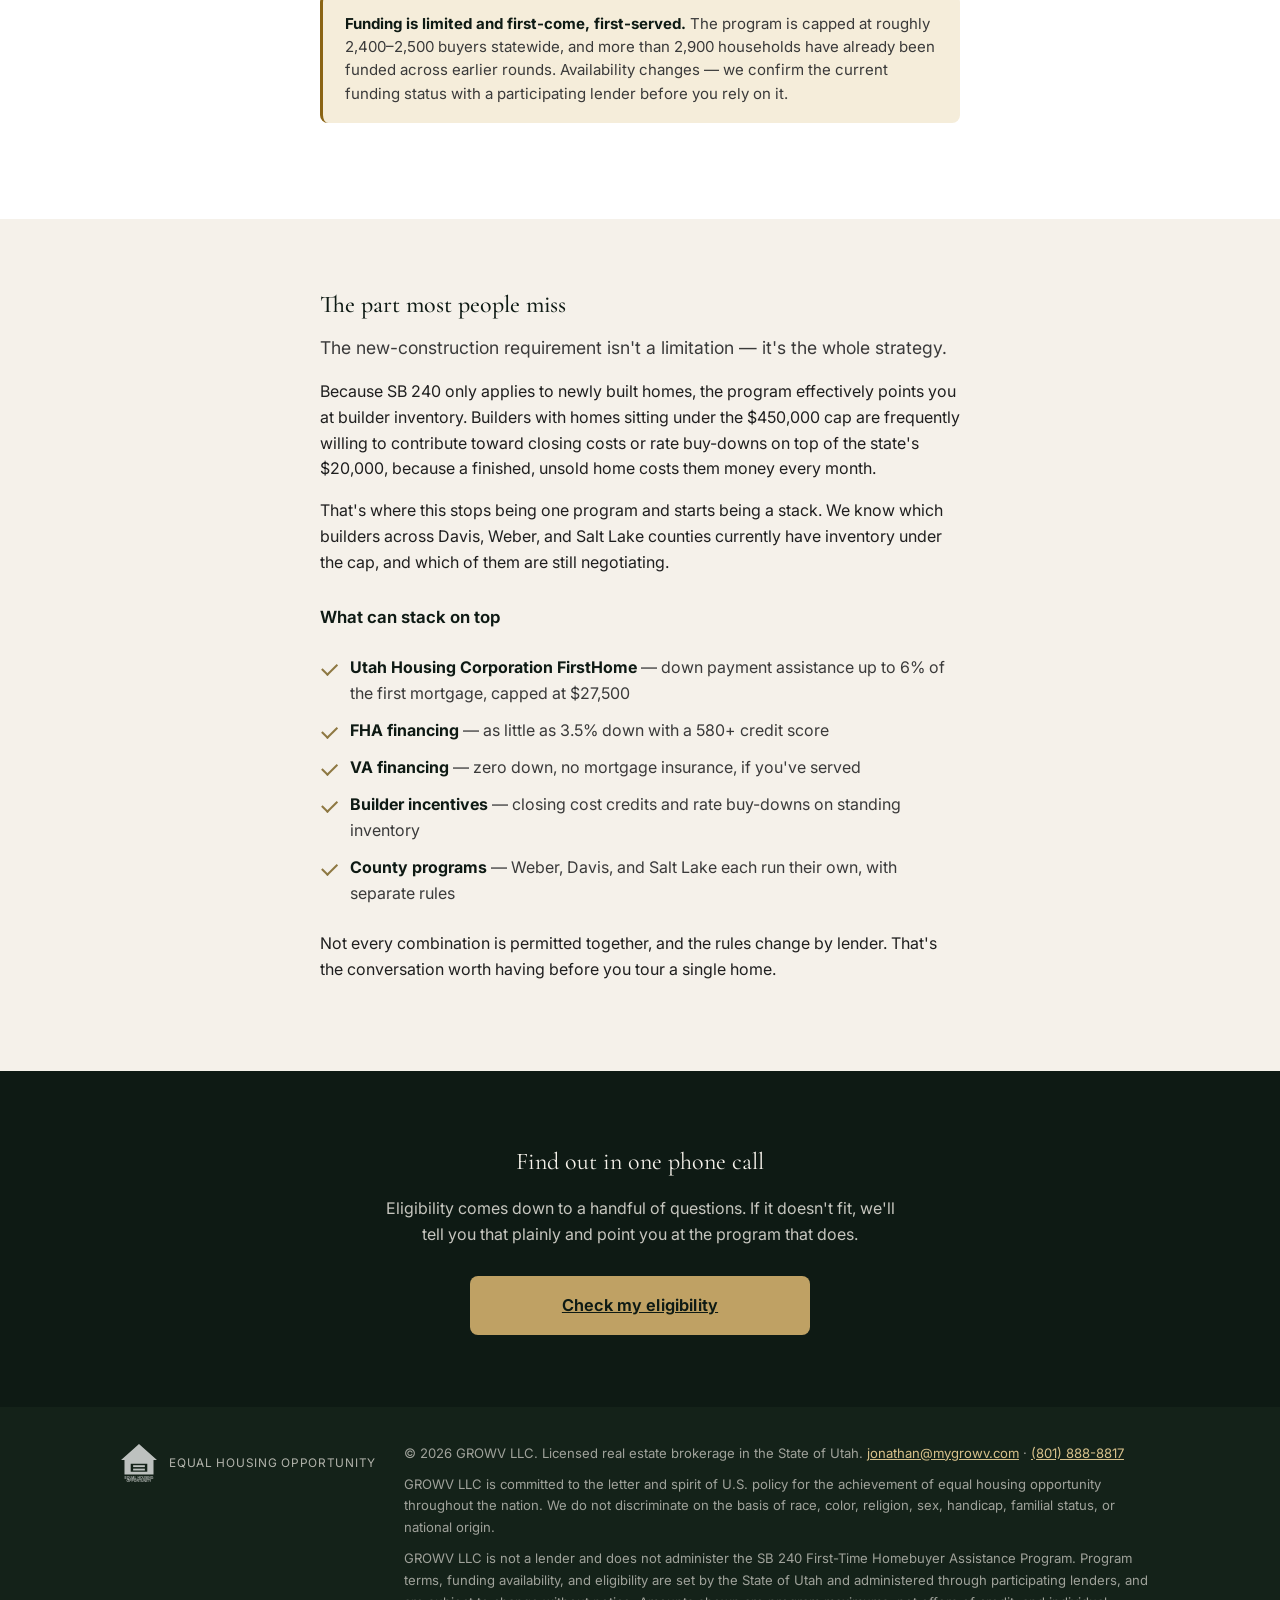
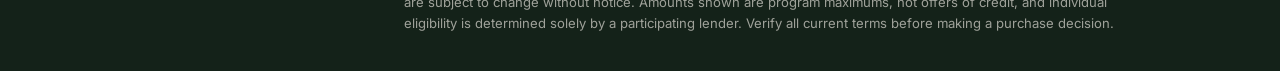
<file: lp/sb240.html>
<!doctype html>
<html lang="en">
<head>
<meta charset="utf-8">
<meta name="viewport" content="width=device-width, initial-scale=1, viewport-fit=cover">
<meta name="theme-color" content="#0E1A14">
<title>Utah's $20,000 First-Time Buyer Program — GROWV</title>
<meta name="description" content="Utah's SB 240 program offers up to $20,000 toward a first home: 0% interest, no monthly payment, new construction under $450,000. Find out whether you qualify.">
<meta name="robots" content="noindex, follow">
<meta property="og:title" content="Utah will put $20,000 toward your first home">
<meta property="og:description" content="0% interest. No monthly payment. New construction under $450,000. Most people who qualify have never heard of it.">
<meta property="og:type" content="website">
<link rel="icon" type="image/png" href="../assets/images/growv-mark.png">
<link rel="preconnect" href="https://fonts.googleapis.com">
<link rel="preconnect" href="https://fonts.gstatic.com" crossorigin>
<link href="https://fonts.googleapis.com/css2?family=Cormorant+Garamond:wght@400;500;600&family=Inter:wght@400;500;600;700&display=swap" rel="stylesheet">
<link rel="stylesheet" href="assets/lp.css">
</head>
<body>
<a class="skip-link" href="#main">Skip to main content</a>

<header class="lp-head">
  <div class="shell">
    <img src="../assets/images/growv-logo-gold.png" alt="GROWV" width="104" height="60" decoding="async">
    <a class="tel" href="tel:+18018888817">(801)&nbsp;888-8817</a>
  </div>
</header>

<main id="main">

<section class="hero">
  <div class="shell hero-grid">
    <div>
      <p class="eyebrow">Utah SB 240 · First-Time Homebuyer Assistance</p>
      <h1>Utah will put <em>$20,000</em> toward your first home</h1>
      <p class="lede">Zero percent interest. No monthly payment on it. You repay it when you sell or refinance — not before. It applies to newly built homes under $450,000, and most people who qualify have never heard of it.</p>
    </div>

    <div class="formcard">
      <h2>See if you qualify</h2>
      <p class="sub">Four questions by phone or text is usually all it takes to know.</p>

      <form data-lead
            data-source="lp-sb240"
            data-intro="SB 240 ($20,000 first-time buyer program) inquiry."
            data-success="Got it — Jonathan will walk you through the eligibility questions and current funding status shortly.">
        <label class="field">
          <span>Your name</span>
          <input type="text" name="name" required autocomplete="name" placeholder="First and last">
        </label>
        <label class="field">
          <span>Phone</span>
          <input type="tel" name="phone" required autocomplete="tel" placeholder="(801) 555-0000">
        </label>
        <label class="field">
          <span>Email</span>
          <input type="email" name="email" required autocomplete="email" placeholder="you@email.com">
        </label>
        <input type="text" name="company_website" class="honeypot" tabindex="-1" autocomplete="off" aria-hidden="true">
        <button type="submit" class="btn">Check my eligibility</button>
        <p class="microcopy">No credit pull, no application, no cost. Just a straight answer about whether this fits you.</p>
        <p class="status" data-status hidden></p>
      </form>
    </div>
  </div>
</section>

<section class="alt">
  <div class="shell narrow">
    <h2 class="sec">What the program actually is</h2>
    <p class="lede-2">SB 240 is a state-funded loan that sits quietly behind your main mortgage. It is not a grant, and it is not forgiven — but you make no payments on it while you live there.</p>

    <div class="tiers">
      <div class="tier"><span class="amt">$20,000</span><p class="who">Maximum assistance</p></div>
      <div class="tier"><span class="amt">0%</span><p class="who">Interest rate</p></div>
      <div class="tier"><span class="amt">$0</span><p class="who">Monthly payment on it</p></div>
    </div>

    <h3>To qualify you need to</h3>
    <ul class="checks">
      <li>Be buying <strong>newly built, never-occupied</strong> construction</li>
      <li>Keep the purchase price at or under <strong>$450,000</strong></li>
      <li>Have lived in Utah for at least <strong>12 months</strong></li>
      <li>Not have owned a home in the past <strong>3 years</strong></li>
      <li>Work through a participating lender</li>
    </ul>

    <h3>When you repay it</h3>
    <p>At sale or refinance, you repay the lesser of $20,000 or 50% of your home's equity. If your home hasn't gained value, you owe less than the full amount.</p>

    <div class="note">
      <p><strong>Funding is limited and first-come, first-served.</strong> The program is capped at roughly 2,400–2,500 buyers statewide, and more than 2,900 households have already been funded across earlier rounds. Availability changes — we confirm the current funding status with a participating lender before you rely on it.</p>
    </div>
  </div>
</section>

<section>
  <div class="shell narrow">
    <h2 class="sec">The part most people miss</h2>
    <p class="lede-2">The new-construction requirement isn't a limitation — it's the whole strategy.</p>
    <p>Because SB 240 only applies to newly built homes, the program effectively points you at builder inventory. Builders with homes sitting under the $450,000 cap are frequently willing to contribute toward closing costs or rate buy-downs on top of the state's $20,000, because a finished, unsold home costs them money every month.</p>
    <p>That's where this stops being one program and starts being a stack. We know which builders across Davis, Weber, and Salt Lake counties currently have inventory under the cap, and which of them are still negotiating.</p>

    <h3>What can stack on top</h3>
    <ul class="checks">
      <li><strong>Utah Housing Corporation FirstHome</strong> — down payment assistance up to 6% of the first mortgage, capped at $27,500</li>
      <li><strong>FHA financing</strong> — as little as 3.5% down with a 580+ credit score</li>
      <li><strong>VA financing</strong> — zero down, no mortgage insurance, if you've served</li>
      <li><strong>Builder incentives</strong> — closing cost credits and rate buy-downs on standing inventory</li>
      <li><strong>County programs</strong> — Weber, Davis, and Salt Lake each run their own, with separate rules</li>
    </ul>
    <p>Not every combination is permitted together, and the rules change by lender. That's the conversation worth having before you tour a single home.</p>
  </div>
</section>

<section class="close">
  <div class="shell">
    <h2>Find out in one phone call</h2>
    <p>Eligibility comes down to a handful of questions. If it doesn't fit, we'll tell you that plainly and point you at the program that does.</p>
    <a class="btn" href="#main">Check my eligibility</a>
  </div>
</section>

</main>

<footer class="lp-foot">
  <div class="shell">
    <div class="eho">
      <img src="../assets/images/equal-housing.svg" alt="" aria-hidden="true" width="38" height="38">
      <span>Equal Housing Opportunity</span>
    </div>
    <div>
      <p>&copy; <span data-year>2026</span> GROWV LLC. Licensed real estate brokerage in the State of Utah. <a href="mailto:jonathan@mygrowv.com">jonathan@mygrowv.com</a> · <a href="tel:+18018888817">(801) 888-8817</a></p>
      <p>GROWV LLC is committed to the letter and spirit of U.S. policy for the achievement of equal housing opportunity throughout the nation. We do not discriminate on the basis of race, color, religion, sex, handicap, familial status, or national origin.</p>
      <p>GROWV LLC is not a lender and does not administer the SB 240 First-Time Homebuyer Assistance Program. Program terms, funding availability, and eligibility are set by the State of Utah and administered through participating lenders, and are subject to change without notice. Amounts shown are program maximums, not offers of credit, and individual eligibility is determined solely by a participating lender. Verify all current terms before making a purchase decision.</p>
    </div>
  </div>
</footer>

<script src="assets/lp.js"></script>
</body>
</html>
</file>
<file: assets/css/styles.css>
/* =========================================================
   GROWV — Luxury Real Estate Landing Page
   Mobile-first. WCAG 2.1 AA. Full responsive ladder.
   Breakpoints:
     320  small phone (iPhone SE)
     375  smartphone
     414  big phone
     600  small tablet / phablet landscape
     768  big tablet (iPad portrait)
    1024  small laptop / iPad landscape
    1280  laptop
    1440  desktop
    1680  desktop scaled
    1920  large monitor
    2400  ultra-wide
   ========================================================= */

/* ---------- Design Tokens ---------- */
:root {
  /* Palette — derived from the GROWV business card + logo */
  --ink:        #0E1A14;   /* deep forest, primary dark */
  --ink-2:      #142219;   /* slightly lighter */
  --ink-3:      #1B2C24;   /* card surfaces on dark */
  --ink-line:   rgba(255,255,255,0.10);

  --gold:       #BFA164;   /* logo gold */
  --gold-2:     #D9C28C;   /* highlight */
  --gold-3:     #8E7842;   /* deeper gold */
  --gold-soft:  rgba(191, 161, 100, 0.14);

  --cream:      #F5F1EA;   /* warm off-white */
  --cream-2:    #EBE4D5;
  --paper:      #FFFFFF;

  --char:       #1F1F1F;   /* near-black for text on cream */
  --char-2:     #2B2B2B;
  --mute:       #585C59;   /* warm gray */
  --hairline:   rgba(20, 34, 25, 0.10);

  /* Typography */
  --f-display: 'Playfair Display', 'Cormorant Garamond', Georgia, 'Times New Roman', serif;
  --f-body:    'Inter', system-ui, -apple-system, 'Segoe UI', Helvetica, Arial, sans-serif;

  /* Fluid type — clamp(min, preferred, max) */
  --fs-display-xl: clamp(2.86rem, 7.7vw + 0.55rem, 7.7rem);
  --fs-display-lg: clamp(2.42rem, 5.5vw + 0.55rem, 5.5rem);
  --fs-display-md: clamp(1.98rem, 3.47vw + 0.6rem, 3.74rem);
  --fs-display-sm: clamp(1.65rem, 2.42vw + 0.66rem, 2.64rem);
  --fs-lede:       clamp(1.16rem, 0.44vw + 1.05rem, 1.38rem);
  --fs-body:       clamp(1.08rem, 0.17vw + 1.01rem, 1.16rem);
  --fs-small:      0.9rem;
  --fs-eyebrow:    0.79rem;

  /* Spacing */
  --space-1: 0.5rem;
  --space-2: 0.75rem;
  --space-3: 1rem;
  --space-4: 1.5rem;
  --space-5: 2rem;
  --space-6: 3rem;
  --space-7: 4.5rem;
  --space-8: 6rem;
  --space-9: 8rem;

  /* Section padding (fluid) */
  --pad-section: clamp(4rem, 7vw, 9rem);
  --pad-side:    clamp(1.25rem, 4vw, 4rem);

  /* Layout */
  --max-w: 1440px;
  --max-w-narrow: 980px;

  /* Motion */
  --ease-out: cubic-bezier(0.22, 1, 0.36, 1);
  --ease-in-out: cubic-bezier(0.65, 0, 0.35, 1);

  /* UI */
  --radius-sm: 4px;
  --radius:    8px;
  --radius-lg: 14px;
  --shadow-lg: 0 30px 70px -30px rgba(14, 26, 20, 0.45);
  --shadow-md: 0 18px 40px -22px rgba(14, 26, 20, 0.35);

  /* Header height — used to offset anchor scroll */
  --header-h: 72px;
}

@media (min-width: 1024px) {
  :root { --header-h: 88px; }
}

/* ---------- Reset / Base ---------- */
*, *::before, *::after { box-sizing: border-box; }
html { -webkit-text-size-adjust: 100%; scroll-behavior: smooth; }
@media (prefers-reduced-motion: reduce) {
  html { scroll-behavior: auto; }
  *, *::before, *::after {
    animation-duration: 0.001ms !important;
    animation-iteration-count: 1 !important;
    transition-duration: 0.001ms !important;
    scroll-behavior: auto !important;
  }
}

html, body { margin: 0; padding: 0; }
body {
  font-family: var(--f-body);
  font-size: var(--fs-body);
  line-height: 1.6;
  color: var(--char);
  background: var(--paper);
  -webkit-font-smoothing: antialiased;
  -moz-osx-font-smoothing: grayscale;
  text-rendering: optimizeLegibility;
  overflow-x: hidden;
}

img, video, picture { max-width: 100%; height: auto; display: block; }
a { color: inherit; text-decoration: none; transition: color .25s var(--ease-out); }
button { font: inherit; cursor: pointer; }
ul, ol, p, h1, h2, h3, h4, h5, h6, address, figure { margin: 0; padding: 0; }
ul[role="list"], ol[role="list"] { list-style: none; }
address { font-style: normal; }
hr { border: 0; border-top: 1px solid var(--hairline); margin: var(--space-5) 0; }

/* Visually hidden, still announced */
.sr-only {
  position: absolute !important;
  width: 1px; height: 1px;
  padding: 0; margin: -1px;
  overflow: hidden; clip: rect(0 0 0 0); white-space: nowrap; border: 0;
}

/* Skip link for screen-reader / keyboard users */
.skip-link {
  position: absolute; left: 1rem; top: 1rem;
  background: var(--ink); color: var(--gold);
  padding: 0.65rem 1rem; border-radius: var(--radius-sm);
  font-size: 0.85rem; letter-spacing: 0.04em;
  transform: translateY(-200%); z-index: 1000;
  transition: transform .25s var(--ease-out);
}
.skip-link:focus { transform: translateY(0); outline: 2px solid var(--gold-2); outline-offset: 2px; }

/* Focus ring — keyboard only */
:focus { outline: none; }
:focus-visible {
  outline: 2px solid var(--gold);
  outline-offset: 3px;
  border-radius: 2px;
}
.section--ink :focus-visible { outline-color: var(--gold-2); }

/* ---------- Typography ---------- */
.display {
  font-family: var(--f-display);
  font-weight: 400;
  font-size: var(--fs-display-xl);
  line-height: 1.02;
  letter-spacing: -0.012em;
  color: inherit;
}
.display--lg { font-size: var(--fs-display-lg); line-height: 1.04; }
.display--md { font-size: var(--fs-display-md); line-height: 1.08; letter-spacing: -0.008em; }
.display--sm { font-size: var(--fs-display-sm); line-height: 1.15; }
.display--light { font-weight: 300; }
.display__line { display: block; }
.display__line--italic { font-style: italic; font-weight: 300; color: var(--gold); }

.lede {
  font-size: var(--fs-lede);
  line-height: 1.55;
  color: var(--char-2);
  max-width: 60ch;
}

.eyebrow {
  display: inline-block;
  font-family: var(--f-body);
  font-size: var(--fs-eyebrow);
  letter-spacing: 0.22em;
  text-transform: uppercase;
  font-weight: 500;
  color: var(--mute);
  margin-bottom: var(--space-3);
}
.eyebrow--gold { color: var(--gold); }
.section--ink .eyebrow { color: rgba(255,255,255,0.55); }
.section--ink .eyebrow--gold { color: var(--gold-2); }

p { max-width: 65ch; }
p strong { font-weight: 600; color: var(--char); }
.section--ink p strong { color: #fff; }

/* ---------- Layout helpers ---------- */
.container {
  width: 100%;
  max-width: var(--max-w);
  margin-inline: auto;
  padding-inline: var(--pad-side);
}

.section {
  padding-block: var(--pad-section);
  position: relative;
}
.section--cream { background: var(--cream); color: var(--char); }
.section--paper { background: var(--paper); color: var(--char); }
.section--ink   { background: var(--ink);   color: rgba(255,255,255,0.92); }
.section--ink-soft { background: var(--ink-2); }
.section--ink h1, .section--ink h2, .section--ink h3, .section--ink h4 { color: #fff; }

.section-head { max-width: 720px; margin-bottom: clamp(2rem, 4vw, 4rem); }
.section-head__lede { color: rgba(255,255,255,0.86); margin-top: var(--space-3); font-size: var(--fs-lede); }
.section--cream .section-head__lede,
.section--paper .section-head__lede { color: var(--char-2); }
.section-head--row {
  max-width: 100%;
  display: flex;
  flex-direction: column;
  gap: var(--space-4);
}
.section-head__note { color: var(--mute); max-width: 36ch; font-size: 0.95rem; }
@media (min-width: 900px) {
  .section-head--row { flex-direction: row; align-items: flex-end; justify-content: space-between; gap: var(--space-6); }
  .section-head--row > div { max-width: 720px; }
  .section-head__note { text-align: right; }
}

/* ---------- Buttons / CTAs ---------- */
.cta {
  --cta-bg: var(--ink);
  --cta-fg: #fff;
  --cta-border: var(--ink);
  /* A hairline of light along the top edge and a shadow that reads as
     contact with the page, rather than a drop shadow floating over it.
     Both are variables so a variant can deepen them on hover without
     restating the whole stack. */
  --cta-sheen: linear-gradient(180deg, rgba(255,255,255,0.10) 0%, rgba(255,255,255,0) 60%);
  --cta-shadow: inset 0 1px 0 rgba(255,255,255,0.12),
                0 1px 2px rgba(8,16,12,0.16),
                0 8px 20px -11px rgba(8,16,12,0.5);
  display: inline-flex;
  align-items: center;
  justify-content: center;
  gap: 0.55em;
  /* Padding is symmetric now. The old asymmetry existed to absorb the gap
     that wide letter-spacing leaves after the final character; with the
     tracking gone there is nothing left to compensate for. */
  padding: 0.92em 1.5em;
  text-align: center;
  font-family: var(--f-body);
  /* The real tell of a dated button is not its corner radius — it is a
     small uppercase label on wide tracking. Sentence case at a readable
     size, set tight and carried by weight, is what reads as current. It
     also lets the label say an ordinary thing in an ordinary voice, which
     is what expensive brands actually do. */
  font-size: 0.9375rem;
  font-weight: 600;
  letter-spacing: 0;
  text-transform: none;
  color: var(--cta-fg);
  background-color: var(--cta-bg);
  background-image: var(--cta-sheen);
  border: 1px solid var(--cta-border);
  /* Just enough to be a considered corner rather than a default one. */
  border-radius: 4px;
  /* Quicker than before. A third of a second on a press reads as lag. */
  transition: background-color .22s var(--ease-out), color .22s var(--ease-out),
              border-color .22s var(--ease-out), transform .22s var(--ease-out),
              box-shadow .22s var(--ease-out);
  box-shadow: var(--cta-shadow);
  cursor: pointer;
  text-decoration: none;
  position: relative;
  isolation: isolate;
}
.cta:hover {
  --cta-bg: var(--gold-3);
  --cta-border: var(--gold-3);
  --cta-fg: #fff;
}
/* Lift on hover, settle under the finger on press. The press state is what
   makes a button feel like a physical control rather than a link. */
.cta:not(.cta--quiet):hover,
.cta:not(.cta--quiet):focus-visible {
  transform: translateY(-2px);
  --cta-shadow: inset 0 1px 0 rgba(255,255,255,0.18),
                0 2px 4px rgba(8,16,12,0.18),
                0 14px 28px -12px rgba(8,16,12,0.6);
}
.cta:not(.cta--quiet):active {
  transform: translateY(0) scale(0.985);
  --cta-shadow: inset 0 1px 2px rgba(8,16,12,0.22);
}
.cta:focus-visible {
  outline: 2px solid var(--gold);
  outline-offset: 3px;
}
@media (prefers-reduced-motion: reduce) {
  .cta:not(.cta--quiet):hover,
  .cta:not(.cta--quiet):focus-visible,
  .cta:not(.cta--quiet):active { transform: none; }
}
.cta--gold {
  --cta-bg: var(--gold);
  --cta-border: var(--gold);
  --cta-fg: var(--ink);
}
.cta--gold:hover {
  --cta-bg: var(--gold-2);
  --cta-border: var(--gold-2);
  --cta-fg: var(--ink);
}
.cta--ghost {
  --cta-bg: transparent;
  --cta-border: var(--gold);
  --cta-fg: var(--gold);
  /* Nothing to catch a highlight on a transparent fill — the sheen would
     just read as a grey smear, and the shadow as dirt under the outline. */
  --cta-sheen: none;
  --cta-shadow: none;
}
.cta--ghost:hover,
.cta--ghost:focus-visible {
  --cta-shadow: 0 10px 24px -12px rgba(8,16,12,0.5);
}
.cta--ghost:hover {
  --cta-bg: var(--gold);
  --cta-fg: var(--ink);
}
.section--paper .cta--ghost,
.section--cream .cta--ghost {
  --cta-border: var(--ink);
  --cta-fg: var(--ink);
}
.section--paper .cta--ghost:hover,
.section--cream .cta--ghost:hover {
  --cta-bg: var(--ink);
  --cta-fg: var(--gold);
}
.cta--quiet {
  --cta-bg: transparent;
  --cta-border: transparent;
  --cta-fg: currentColor;
  --cta-sheen: none;
  --cta-shadow: none;
  padding-inline: 0.4em;
}
.cta--quiet:hover { --cta-fg: var(--gold); --cta-bg: transparent; --cta-border: transparent; transform: translateX(4px); }
.cta--block { width: 100%; }
.cta--lg { padding: 1.05em 1.8em; font-size: 1rem; }

.link-arrow {
  display: inline-flex; align-items: center; gap: 0.6em;
  font-size: 0.8rem; font-weight: 500; letter-spacing: 0.18em;
  text-transform: uppercase; color: var(--ink);
  border-bottom: 1px solid currentColor; padding-bottom: 6px;
  transition: color .25s var(--ease-out), gap .3s var(--ease-out);
}
.link-arrow:hover { color: var(--gold-3); gap: 1em; }
.section--ink .link-arrow { color: var(--gold); }
.section--ink .link-arrow:hover { color: var(--gold-2); }

/* ---------- Header / Nav ---------- */
/* A solid white bar rather than a scrim over the photograph. It costs the
   top 76px of the image, and buys navigation that is legible before the
   photo has even loaded — the nav used to depend on whatever happened to be
   behind it. The bar is white at every scroll position; only its edge
   changes, gaining a hairline and a shadow once the page moves under it. */
.site-header {
  position: fixed;
  inset: 0 0 auto 0;
  z-index: 100;
  background: var(--paper);
  border-bottom: 1px solid transparent;
  transition: box-shadow .35s var(--ease-out), border-color .35s var(--ease-out);
}
.site-header[data-scrolled="true"],
html.is-nav-open .site-header {
  border-bottom-color: var(--hairline);
  box-shadow: 0 1px 2px rgba(20,34,25,0.04), 0 10px 30px -18px rgba(20,34,25,0.3);
}
.nav-shell {
  display: flex; align-items: center; justify-content: space-between;
  gap: var(--space-3);
  padding: 0.9rem var(--pad-side);
  max-width: var(--max-w); margin-inline: auto;
  min-height: var(--header-h);
}
.brand { display: inline-flex; align-items: center; flex-shrink: 0; }
.brand__logo {
  height: 38px; width: auto;
  /* The gold was picked to sit on a photograph. On white it goes pale, so it
     is deepened here rather than by shipping a second logo file — one source
     of truth for the artwork, adjusted for the surface it lands on. */
  filter: saturate(1.12) brightness(0.88) contrast(1.05);
}
@media (min-width: 1024px) {
  .brand__logo { height: 48px; }
}

.primary-nav { display: none; }
.primary-nav ul { display: flex; gap: clamp(1rem, 2.4vw, 2.5rem); }
.primary-nav a {
  color: var(--char);
  font-size: 0.82rem;
  letter-spacing: 0.14em;
  text-transform: uppercase;
  font-weight: 500;
  position: relative;
  padding: 0.5rem 0;
}
.primary-nav a::after {
  content: ""; position: absolute; left: 0; right: 100%; bottom: 0;
  height: 1px; background: var(--gold);
  transition: right .35s var(--ease-out);
}
/* gold-3 rather than gold: the lighter golds are for dark grounds and go
   illegible on white. */
.primary-nav a:hover, .primary-nav a:focus-visible { color: var(--gold-3); }
.primary-nav a::after { background: var(--gold-3); }
.primary-nav a:hover::after, .primary-nav a:focus-visible::after { right: 0; }

/* The header button keeps its own smaller scale, but tracks with the rest
   of the buttons rather than holding the old wide setting on its own. */
.site-header .cta--ghost {
  display: none; padding: 0.62em 1.1em; font-size: 0.85rem; letter-spacing: 0;
  --cta-border: var(--ink); --cta-fg: var(--ink);
}
.site-header .cta--ghost:hover,
.site-header .cta--ghost:focus-visible { --cta-bg: var(--ink); --cta-fg: var(--gold-2); }

.nav-toggle {
  background: transparent; border: 1px solid var(--hairline);
  width: 44px; height: 44px;
  display: inline-flex; flex-direction: column; gap: 5px;
  align-items: center; justify-content: center;
  border-radius: 50%;
  transition: border-color .25s var(--ease-out), background .25s var(--ease-out);
}
.nav-toggle:hover { border-color: var(--gold-3); }
.nav-toggle span {
  display: block; width: 16px; height: 1.5px;
  background: var(--char); transition: transform .3s var(--ease-out), opacity .3s var(--ease-out);
}
.nav-toggle[aria-expanded="true"] span:nth-child(1) { transform: translateY(6.5px) rotate(45deg); }
.nav-toggle[aria-expanded="true"] span:nth-child(2) { opacity: 0; }
.nav-toggle[aria-expanded="true"] span:nth-child(3) { transform: translateY(-6.5px) rotate(-45deg); }

.mobile-nav {
  position: fixed; inset: var(--header-h) 0 0 0;
  background: var(--ink); color: #fff;
  padding: clamp(2rem, 5vw, 4rem) var(--pad-side);
  display: flex; flex-direction: column; gap: var(--space-5);
  overflow-y: auto;
  z-index: 90;
  animation: slideIn .35s var(--ease-out);
}
@keyframes slideIn { from { opacity: 0; transform: translateY(-12px); } to { opacity: 1; transform: translateY(0); } }
.mobile-nav[hidden] { display: none; }
/* The first link receives programmatic focus on open so it adopts the
   gold "active" color (via the existing :focus-visible rule below).
   Suppress only the outline ring on menu links — the color change is
   a sufficient focus indicator within this high-contrast surface. */
.mobile-nav a:focus,
.mobile-nav a:focus-visible { outline: none; }
.mobile-nav ul { display: flex; flex-direction: column; }
.mobile-nav li + li { border-top: 1px solid var(--ink-line); }
.mobile-nav a {
  display: block;
  padding: 1.1rem 0;
  font-family: var(--f-display);
  font-size: clamp(1.6rem, 6vw, 2.4rem);
  letter-spacing: -0.005em;
  color: #fff;
}
.mobile-nav a:hover,
.mobile-nav a:focus,
.mobile-nav a:focus-visible { color: var(--gold); }
.mobile-nav__contact { display: flex; flex-direction: column; gap: 0.4rem; color: rgba(255,255,255,0.65); font-size: 0.92rem; margin-top: auto; padding-top: var(--space-5); border-top: 1px solid var(--ink-line); }
.mobile-nav__contact a:hover { color: var(--gold); }

@media (min-width: 1024px) {
  .primary-nav { display: block; }
  .nav-toggle { display: none; }
  .site-header .cta--ghost { display: inline-flex; }
  .mobile-nav { display: none !important; }
}

/* ---------- Hero ---------- */
.hero {
  position: relative;
  /* Deliberately short of a full screen. A hero that fills the viewport
     exactly tells the eye the page has ended; leaving a band of the next
     section visible is the single most reliable reason people keep going.
     svh so a phone's collapsing address bar cannot push it back to full. */
  min-height: 90vh;
  min-height: 90svh;
  display: flex;
  align-items: center;
  color: #fff;
  overflow: hidden;
  isolation: isolate;
  padding-top: var(--header-h);
}
.hero__media {
  position: absolute; inset: 0; z-index: -1;
}
.hero__media picture {
  display: block;
  width: 100%;
  height: 100%;
}
.hero__media img {
  width: 100%; height: 100%;
  object-fit: cover;
  object-position: center 35%;
  transform: scale(1.05);
  animation: heroZoom 18s ease-out forwards;
}
@keyframes heroZoom { to { transform: scale(1); } }
.hero__veil {
  position: absolute; inset: 0;
  background:
    radial-gradient(120% 70% at 30% 60%, rgba(14,26,20,0.62) 0%, rgba(14,26,20,0.44) 50%, rgba(14,26,20,0.88) 100%),
    linear-gradient(180deg, rgba(14,26,20,0.50) 0%, rgba(14,26,20,0.38) 35%, rgba(14,26,20,0.88) 100%);
}
/* Phones get a portrait-cropped version of the hero photo via <picture>
   (see index.html). Just need a gentle veil to keep the headline area
   legible — the cropped image already composes nicely for portrait. */
@media (max-width: 767px) {
  /* Portrait-cropped home photo serves via <picture>. Veil keeps the home
     subtly visible up top and lands the headline on a uniformly dark band
     so the gold italic line stays legible — no visible seam. */
  .hero__media img { object-position: center 35%; }
  .hero__veil {
    background: linear-gradient(180deg,
      rgba(14,26,20,0.32) 0%,
      rgba(14,26,20,0.38) 22%,
      rgba(14,26,20,0.82) 42%,
      rgba(14,26,20,0.94) 100%);
  }
  .hero h1       { text-shadow: 0 4px 28px rgba(0,0,0,0.45); }
  .hero__sub     { text-shadow: 0 2px 12px rgba(0,0,0,0.55); }
  .hero .eyebrow { text-shadow: 0 1px 6px  rgba(0,0,0,0.65); }
}

.hero__content {
  position: relative; z-index: 1;
  padding: var(--pad-side);
  max-width: var(--max-w);
  margin-inline: auto;
  width: 100%;
  padding-bottom: clamp(5rem, 12vh, 9rem);
  padding-top: clamp(3rem, 8vh, 6rem);
}
/* ---------- Hero grand-opening announcement ---------- */
/* The whole hero column centres so the framed announcement reads as the
   centrepiece rather than a left-aligned headline with a box around it. */
.hero__content--center { text-align: center; }
.hero__content--center .hero__sub { margin-inline: auto; }
.hero__content--center .hero__actions { justify-content: center; }

/* The frame: a gold hairline with a second rule set inside it, the way a
   printed invitation is ruled. The translucent ink panel is what keeps the
   type legible over a busy photograph. */
/* No frame and no panel — the type sits directly on the photograph. Legibility
   comes from the veil plus a soft shadow on the glyphs themselves, which keeps
   the serif clean instead of boxing it in. */
.hero__announce {
  position: relative;
  display: block;
  padding-block: clamp(0.5rem, 1.5cqw, 1.25rem);
}
.hero__headline,
.hero__invite {
  text-shadow: 0 2px 5px rgba(0, 0, 0, 0.55), 0 8px 40px rgba(0, 0, 0, 0.72);
}

/* The announcement has to hold one line at every width. Sizing it off the
   viewport would break above 1680px, where .hero__content is deliberately
   capped at 60%/56% so the headline doesn't span the whole photo — so it is
   sized off the text column itself via container units instead. Measured to
   leave ~7% slack for font-loading differences. */
.hero__content { container-type: inline-size; }
.hero__headline {
  /* Sized down from 8.14cqw. The longer headline needed three lines at the
     old size; at this one it sits on two and stops competing with the
     photograph for the top of the page. */
  font-size: clamp(1.95rem, 5.4cqw, 4.25rem);
  line-height: 1.08;
  letter-spacing: -0.008em;
  font-weight: 500;
  text-wrap: balance;
  margin-inline: auto;
  max-width: 30ch;
}
/* The break is explicit above 768px so the two lines are the two phrases,
   not wherever the measure happens to run out. On a phone there is no width
   for two lines at a readable size, so it is removed and the text wraps. */
.hero__brk { display: none; }
@media (min-width: 768px) { .hero__brk { display: inline; } }
/* Both lines share the display serif — one family, roman over italic — with the
   tagline in gold. */
.hero__invite {
  font-family: var(--f-display);
  font-style: italic;
  font-weight: 300;
  font-size: clamp(1.43rem, 3.19cqw, 2.86rem);
  line-height: 1.4;
  letter-spacing: 0.02em;
  color: var(--gold-2);
  margin-top: var(--space-4);
}
/* A short gold rule between the two lines — the announcement's dividing mark. */
.hero__invite::before {
  content: "";
  display: block;
  width: clamp(48px, 9cqw, 88px);
  height: 1px;
  margin: 0 auto var(--space-4);
  background: var(--gold-2);
  opacity: 0.8;
}

.hero__sub {
  margin-top: var(--space-4);
  font-size: var(--fs-lede);
  color: rgba(255,255,255,0.85);
  max-width: 52ch;
  line-height: 1.55;
}
.hero__actions {
  margin-top: clamp(1.5rem, 3vw, 2.5rem);
  display: flex; flex-wrap: wrap; gap: 0.9rem;
  align-items: center;
}
.hero__actions .cta--quiet { color: var(--gold-2); }
/* ---- Hero actions: glass, and a row that actually holds ----
   The three choices need about 590px of row. The hero column is capped at
   78% of the viewport and padded inside that, so the row used to wrap long
   before it had to — stranding the third button on its own line on a
   laptop. From 760px up the actions escape the column and centre on the
   viewport instead, so all three stay horizontal on any PC or laptop.
   Below that they stack: full width on a phone, a sane pill width on a
   tablet, where a 700px-wide button would read as a mistake. */
@media (max-width: 759px) {
  .hero__actions { flex-direction: column; align-items: stretch; }
  .hero__actions .cta { width: 100%; }
}
@media (min-width: 600px) and (max-width: 759px) {
  .hero__actions { align-items: center; }
  .hero__actions .cta { width: min(100%, 22rem); }
}
/* Three equal columns rather than three pills of three different lengths.
   Matching widths are what make them read as one considered control instead
   of three separate links that happen to sit together. The row escapes the
   hero's 78% column so it can hold its width on any laptop. */
@media (min-width: 760px) {
  .hero__content--center .hero__actions {
    display: grid;
    grid-template-columns: repeat(3, minmax(0, 1fr));
    width: min(calc(100vw - 2 * var(--pad-side)), 47rem);
    margin-left: 50%;
    transform: translateX(-50%);
  }
}
/* Mark, then label, then the chevron pushed to the trailing edge. Left
   aligned, because centred text inside a fixed-width button leaves the mark
   floating at a different distance from the edge on each one. */
.hero__content--center .hero__actions .cta {
  justify-content: flex-start;
  gap: 0.7em;
  padding: 1.05em 1.1em 1.05em 1.15em;
  text-align: left;
}
/* Inter, like every other button on the site. The labels are held to one
   line so the three boxes stay the same height whatever goes in them. */
.hero__content--center .hero__actions .cta__label {
  flex: 1 1 auto; min-width: 0; white-space: nowrap;
}
.cta__go {
  width: 1.05em; height: 1.05em; flex: 0 0 auto;
  fill: none; stroke: currentColor; stroke-width: 1.7;
  stroke-linecap: round; stroke-linejoin: round;
  opacity: 0.45;
  transition: opacity .22s var(--ease-out), transform .22s var(--ease-out);
}
.cta:hover .cta__go,
.cta:focus-visible .cta__go { opacity: 0.95; transform: translateX(3px); }
@media (prefers-reduced-motion: reduce) {
  .cta:hover .cta__go, .cta:focus-visible .cta__go { transform: none; }
}

/* The hero sits on a photograph, so the buttons take a little of it in
   rather than stamping it out — a blurred, saturated sample of whatever is
   behind them, a hairline of light along the top edge, and a shadow deep
   enough to lift them off the image. Where backdrop-filter is unsupported
   the fills step up instead, so the labels never sit on bare photo. */
.hero__actions .cta {
  backdrop-filter: blur(18px) saturate(140%);
  -webkit-backdrop-filter: blur(18px) saturate(140%);
  box-shadow:
    inset 0 1px 0 rgba(255, 255, 255, 0.16),
    0 12px 32px -14px rgba(8, 16, 12, 0.75);
  /* Sentence case is doing the modernising; on a photograph the labels need
     a touch more weight than they do on a flat section to hold their edge. */
  font-weight: 650;
  transition: background .3s var(--ease-out), color .3s var(--ease-out),
              border-color .3s var(--ease-out), transform .3s var(--ease-out),
              box-shadow .3s var(--ease-out);
}
.hero__actions .cta:hover,
.hero__actions .cta:focus-visible {
  transform: translateY(-2px);
  box-shadow:
    inset 0 1px 0 rgba(255, 255, 255, 0.24),
    0 18px 42px -16px rgba(8, 16, 12, 0.85);
}
/* The two secondary choices: smoked glass with a gold hairline, filling to
   solid gold on hover so the primary is never ambiguous. */
.hero__actions .cta--ghost {
  /* Smoked, not milky. A white tint over a daylight photograph left the small
     uppercase labels at about 4:1 — under the 4.5:1 they need at this size.
     Tinting the glass dark instead darkens whatever shows through it and
     takes the same labels past 7:1, while reading as more expensive. */
  --cta-bg: rgba(14, 26, 20, 0.38);
  --cta-border: rgba(217, 194, 140, 0.58);
  --cta-fg: #F2E9D2;
}
.hero__actions .cta--ghost:hover,
.hero__actions .cta--ghost:focus-visible {
  --cta-bg: rgba(242, 237, 226, 0.95);
  --cta-border: rgba(242, 237, 226, 0.98);
  --cta-fg: var(--ink);
}
/* One mark per button — a roofline, a price tag, a shoot. Drawn as strokes
   in the label's own colour so they inherit every state for free, including
   the ghost buttons flipping to ink on hover. Sized in em so they scale with
   the label rather than being pinned to a pixel size. */
.cta__mark {
  width: 1.1em; height: 1.1em; flex: 0 0 auto;
  fill: none; stroke: currentColor; stroke-width: 1.6;
  stroke-linecap: round; stroke-linejoin: round;
  opacity: 0.88;
  transition: opacity .22s var(--ease-out), transform .22s var(--ease-out);
}
.cta:hover .cta__mark,
.cta:focus-visible .cta__mark { opacity: 1; }
/* The GROWV mark is the real artwork, not a drawn glyph, so it keeps its own
   gold rather than taking the label's colour. A touch larger than the stroked
   marks because its strokes are finer and it is set inside a square. */
.cta__mark--logo {
  width: 1.3em; height: 1.3em; object-fit: contain; opacity: 1;
}
/* The tag tips as though it has been lifted off a rail — only the one mark
   that could plausibly move. */
[data-contact-intent="sell"]:hover .cta__mark { transform: rotate(-6deg); }
@media (prefers-reduced-motion: reduce) {
  [data-contact-intent="sell"]:hover .cta__mark { transform: none; }
}

/* The solid primary casts its own colour rather than a generic grey — the
   detail that stops a flat fill looking like a default button. */
.hero__actions .cta--gold {
  box-shadow:
    inset 0 1px 0 rgba(255, 255, 255, 0.18),
    0 2px 6px rgba(50, 14, 20, 0.35),
    0 16px 34px -14px rgba(74, 20, 28, 0.85);
}
.hero__actions .cta--gold:hover,
.hero__actions .cta--gold:focus-visible {
  box-shadow:
    inset 0 1px 0 rgba(255, 255, 255, 0.24),
    0 3px 8px rgba(50, 14, 20, 0.4),
    0 22px 44px -16px rgba(74, 20, 28, 0.9);
}
@supports not ((backdrop-filter: blur(1px)) or (-webkit-backdrop-filter: blur(1px))) {
  .hero__actions .cta--ghost { --cta-bg: rgba(14, 26, 20, 0.66); }
}
@media (prefers-reduced-motion: reduce) {
  .hero__actions .cta:hover,
  .hero__actions .cta:focus-visible { transform: none; }
}

.hero__scroll {
  position: absolute;
  left: 50%; bottom: clamp(0.9rem, 2.2vh, 1.5rem);
  transform: translateX(-50%);
  display: none;
  flex-direction: column; align-items: center; gap: 0.5rem;
  /* Naming the destination beats "Scroll": an instruction asks for effort,
     a destination offers a reason. It also points at the section directly
     below, which the old cue skipped past. */
  color: rgba(255,255,255,0.78);
  font-size: 0.68rem; letter-spacing: 0.2em; text-transform: uppercase;
  transition: color .25s var(--ease-out), transform .25s var(--ease-out);
  text-shadow: 0 1px 8px rgba(8,16,12,0.75);
}
.hero__scroll:hover { color: var(--gold-2); }
.hero__scroll-chev {
  width: 20px; height: 20px; fill: none; stroke: currentColor;
  stroke-width: 1.8; stroke-linecap: round; stroke-linejoin: round;
  animation: scrollNudge 2.4s var(--ease-in-out) infinite;
}
@keyframes scrollNudge {
  0%, 60%, 100% { transform: translateY(0); opacity: .65; }
  30% { transform: translateY(5px); opacity: 1; }
}
@media (prefers-reduced-motion: reduce) {
  .hero__scroll-chev { animation: none; opacity: .8; }
  .hero__scroll-line::after { animation: none; }
}
.hero__scroll-line {
  display: block; width: 1px; height: 44px;
  background: linear-gradient(180deg, rgba(255,255,255,0) 0%, rgba(255,255,255,0.7) 100%);
  position: relative; overflow: hidden;
}
.hero__scroll-line::after {
  content: ""; position: absolute; top: -30px; left: 0; right: 0;
  height: 30px; background: var(--gold);
  animation: scrollDot 2.2s var(--ease-in-out) infinite;
}
@keyframes scrollDot {
  0% { top: -30px; opacity: 0; }
  30% { opacity: 1; }
  100% { top: 44px; opacity: 0; }
}
@media (min-width: 600px) and (min-height: 640px) {
  .hero__scroll { display: flex; }
}

/* ---------- Split (About) ---------- */
.split {
  display: grid;
  gap: clamp(2rem, 5vw, 5rem);
  grid-template-columns: 1fr;
  align-items: center;
}
@media (min-width: 900px) {
  .split { grid-template-columns: 1.05fr 1fr; }
}
@media (min-width: 1280px) {
  .split { grid-template-columns: 1fr 1fr; gap: clamp(3rem, 7vw, 7rem); }
}
.split__media {
  position: relative;
  border-radius: var(--radius-lg);
  overflow: hidden;
  aspect-ratio: 4 / 5;
  box-shadow: var(--shadow-lg);
}
.split__media img { width: 100%; height: 100%; object-fit: cover; transition: transform 1.2s var(--ease-out); }
.split__media:hover img { transform: scale(1.04); }
.split__media-tag {
  position: absolute; left: 1rem; bottom: 1rem;
  background: rgba(14,26,20,0.7); color: var(--gold);
  padding: 0.5rem 0.9rem; border-radius: 999px;
  font-size: 0.7rem; letter-spacing: 0.24em; text-transform: uppercase;
  backdrop-filter: blur(8px);
}
.split__text > * + * { margin-top: var(--space-4); }

/* The About heading carries two authored lines; at the full display scale
   "Genuine Relationships." spills to a third. Size it off its own column so
   both lines always hold, without pulling the rest of the scale down. */
.split__text { container-type: inline-size; }
#about-title { font-size: min(9.4cqw, var(--fs-display-md)); }

.split__text > p { line-height: 1.7; color: var(--char-2); }
.split__text .link-arrow { margin-top: var(--space-5); }
.split__text > .about__signoff {
  font-family: var(--f-display);
  font-size: clamp(1.2rem, 0.6vw + 1.05rem, 1.45rem);
  color: var(--gold);
  letter-spacing: 0.01em;
  line-height: 1.4;
  padding-top: var(--space-4);
  border-top: 1px solid var(--hairline);
  margin-top: var(--space-5) !important;
}

/* ---------- Value Grid (Why GROWV) ---------- */
.value-grid {
  display: grid;
  gap: clamp(1.25rem, 2.5vw, 2rem);
  grid-template-columns: 1fr;
}
@media (min-width: 600px)  { .value-grid { grid-template-columns: repeat(2, 1fr); } }
@media (min-width: 1024px) { .value-grid { grid-template-columns: repeat(4, 1fr); } }

.value {
  padding: clamp(1.5rem, 2.5vw, 2.5rem);
  background: var(--ink-3);
  border: 1px solid rgba(191,161,100,0.12);
  border-radius: var(--radius-lg);
  position: relative;
  transition: transform .4s var(--ease-out), border-color .4s var(--ease-out), background .4s var(--ease-out);
}
.value:hover { transform: translateY(-4px); border-color: var(--gold); background: #1F3429; }
.value__num {
  display: block;
  font-family: var(--f-display);
  font-size: 1.2rem;
  font-style: italic;
  color: var(--gold);
  margin-bottom: var(--space-4);
  letter-spacing: 0.04em;
}
.value__title {
  font-family: var(--f-display);
  font-weight: 500;
  font-size: clamp(1.2rem, 1.4vw + 0.6rem, 1.55rem);
  line-height: 1.2;
  color: #fff;
  margin-bottom: var(--space-3);
}
.value p { color: rgba(255,255,255,0.86); font-size: 0.96rem; line-height: 1.65; }

/* ---------- Mission ---------- */
.mission {
  background: var(--ink);
  color: #fff;
  padding-block: clamp(5rem, 10vw, 10rem);
  text-align: center;
  position: relative;
  overflow: hidden;
}
.mission::before, .mission::after {
  content: ""; position: absolute; left: 50%; height: 1px; width: 60px;
  background: var(--gold); opacity: 0.7;
}
.mission::before { top: clamp(2.5rem, 5vw, 4rem); transform: translateX(-50%); }
.mission::after  { bottom: clamp(2.5rem, 5vw, 4rem); transform: translateX(-50%); }
.mission__inner { max-width: var(--max-w-narrow); margin-inline: auto; }
.mission .display { color: #fff; font-style: italic; font-weight: 300; line-height: 1.18; }
.mission .display::before { content: "“"; color: var(--gold); margin-right: 0.1em; font-style: normal; }
.mission .display::after  { content: "”"; color: var(--gold); margin-left: 0.1em;  font-style: normal; }
.mission__sig {
  margin-top: var(--space-5);
  letter-spacing: 0.24em; text-transform: uppercase;
  font-size: 0.78rem; color: rgba(255,255,255,0.55);
}

/* ---------- Property Grid ---------- */
.property-grid {
  display: grid;
  gap: clamp(1.5rem, 3vw, 2.5rem);
  grid-template-columns: 1fr;
}
@media (min-width: 600px)  { .property-grid { grid-template-columns: repeat(2, 1fr); } }
@media (min-width: 1280px) { .property-grid { grid-template-columns: repeat(4, 1fr); } }

.property { display: flex; flex-direction: column; gap: var(--space-3); }
.property__media {
  display: block;
  overflow: hidden;
  border-radius: var(--radius);
  aspect-ratio: 4 / 3;
  position: relative;
  background: var(--cream-2);
  box-shadow: var(--shadow-md);
}
.property__media img {
  width: 100%; height: 100%; object-fit: cover;
  transition: transform 1s var(--ease-out), filter .8s var(--ease-out);
}
.property__media::after {
  content: "View"; position: absolute; right: 0.9rem; bottom: 0.9rem;
  font-size: 0.7rem; letter-spacing: 0.2em; text-transform: uppercase; font-weight: 500;
  background: var(--ink); color: var(--gold);
  padding: 0.55rem 0.9rem; border-radius: 999px;
  opacity: 0; transform: translateY(8px);
  transition: opacity .35s var(--ease-out), transform .35s var(--ease-out);
}
.property__media:hover img,
.property__media:focus-visible img { transform: scale(1.06); }
.property__media:hover::after,
.property__media:focus-visible::after { opacity: 1; transform: translateY(0); }
.property__body { padding-top: var(--space-2); display: flex; flex-direction: column; gap: 0.35rem; }
.property__loc {
  font-size: 0.72rem; letter-spacing: 0.22em; text-transform: uppercase; color: var(--mute);
}
.property__title {
  font-family: var(--f-display); font-weight: 500;
  font-size: clamp(1.25rem, 1.3vw + 0.7rem, 1.7rem);
  line-height: 1.2; color: var(--ink);
}
.property__meta { display: flex; flex-wrap: wrap; gap: 0.5rem 1.2rem; color: var(--mute); font-size: 0.86rem; }
.property__meta li { position: relative; }
.property__meta li + li::before {
  content: ""; position: absolute; left: -0.7rem; top: 50%;
  width: 3px; height: 3px; background: currentColor; border-radius: 50%;
  transform: translateY(-50%); opacity: 0.4;
}
.property__price {
  margin-top: 0.4rem;
  font-family: var(--f-display); font-style: italic; font-size: 1.05rem; color: #7A6334;
  letter-spacing: 0.01em;
}
.property-grid__note {
  margin-top: clamp(2rem, 4vw, 3rem);
  text-align: center;
  color: var(--mute); font-size: 0.95rem; max-width: 60ch; margin-inline: auto;
}
.property-grid__note a { color: var(--ink); border-bottom: 1px solid var(--gold); padding-bottom: 1px; }
.property-grid__note a:hover { color: var(--gold-3); }

/* ---------- Team Grid ---------- */
.team-grid {
  display: grid;
  gap: clamp(1.5rem, 3vw, 2.25rem);
  grid-template-columns: 1fr;
}
/* Column counts are even numbers on purpose. With a four-person team a
   three-column band (which used to run 1024-1439px, covering most laptops)
   left the fourth agent stranded alone on a second row. */
@media (min-width: 600px)  { .team-grid { grid-template-columns: repeat(2, 1fr); } }
@media (min-width: 1200px) { .team-grid { grid-template-columns: repeat(4, 1fr); } }

/* When only one agent is present (placeholders hidden) — keep the card
   at a portrait-friendly width and center it instead of stretching to a full row.
   Also tighten the surrounding section so the team area doesn't dominate the page. */
.team-grid:has(.agent:only-child) {
  grid-template-columns: minmax(0, 340px);
  justify-content: center;
  gap: 0;
}
#team:has(.agent:only-child) { padding: clamp(3rem, 5vw, 5rem) 0; }
#team:has(.agent:only-child) .section-head { margin-bottom: var(--space-4); }
#team:has(.agent:only-child) .team-grid__note { margin-top: var(--space-4); }

.agent {
  position: relative;
  display: flex; flex-direction: column;
  background: var(--ink-3);
  border-radius: var(--radius-lg);
  overflow: hidden;
  border: 1px solid rgba(191,161,100,0.12);
  transition: transform .5s var(--ease-out), border-color .5s var(--ease-out), box-shadow .5s var(--ease-out);
  isolation: isolate;
}
.agent:hover, .agent:focus-within {
  transform: translateY(-6px);
  border-color: var(--gold);
  box-shadow: 0 30px 60px -30px rgba(0,0,0,0.6);
}
.agent__media {
  aspect-ratio: 4 / 5;
  overflow: hidden;
  background: var(--ink-2);
  position: relative;
}
.agent__media img {
  width: 100%; height: 100%; object-fit: cover;
  transition: transform 1.2s var(--ease-out);
  will-change: transform;
  backface-visibility: hidden;
  transform: translateZ(0);
}
.agent:hover .agent__media img,
.agent:focus-within .agent__media img { transform: scale(1.05) translateZ(0); }
.agent__media::after {
  content: ""; position: absolute; inset: 0;
  background: linear-gradient(180deg, rgba(14,26,20,0) 50%, rgba(14,26,20,0.6) 100%);
}
.agent__body {
  padding: clamp(1.25rem, 2vw, 1.75rem);
  display: flex; flex-direction: column; gap: 0.45rem;
}
.agent__role {
  font-size: 0.72rem; letter-spacing: 0.22em; text-transform: uppercase; color: var(--gold);
}

/* Their own row beneath the bio. */
.agent__socials {
  display: flex; align-items: center; gap: 0.5rem;
  margin-top: 0.85rem;
}

/* Sits above .agent__cover, which is stretched across the whole card at
   z-index 2 — without its own stacking context this link would be under
   the cover and unclickable. Each icon carries its platform's own colours,
   so the container stays out of the way rather than tinting them gold. */
.agent__social {
  position: relative; z-index: 3;
  display: inline-flex; align-items: center; justify-content: center;
  width: 26px; height: 26px; flex: 0 0 auto;
  transition: transform .25s var(--ease-out), box-shadow .25s var(--ease-out);
}
.agent__social svg { width: 100%; height: 100%; display: block; }
.agent__social:hover { transform: translateY(-2px); }
.agent__social:focus-visible { outline: 2px solid var(--gold); outline-offset: 3px; }

/* The gradient tile is the Instagram mark itself, so it just needs the
   app-icon corner radius. */
.agent__social--instagram { border-radius: 7px; overflow: hidden; }
.agent__social--instagram:hover { box-shadow: 0 4px 14px rgba(185,0,180,0.45); }

/* Google's G is drawn for light backgrounds — on the dark card it needs a
   white disc under it or the blue and the red disappear. */
.agent__social--reviews {
  background: #fff; border-radius: 50%; padding: 5px;
}
.agent__social--reviews:hover { box-shadow: 0 4px 14px rgba(66,133,244,0.45); }

/* LinkedIn ships as a tile like Instagram's, so it only needs the corner. */
.agent__social--linkedin { border-radius: 5px; overflow: hidden; }
.agent__social--linkedin:hover { box-shadow: 0 4px 14px rgba(10,102,194,0.5); }

.agent__name {
  font-family: var(--f-display); font-weight: 500;
  font-size: clamp(1.4rem, 1.4vw + 0.7rem, 1.8rem);
  line-height: 1.15;
  color: #fff;
}
.agent__bio {
  color: rgba(255,255,255,0.65);
  font-size: 0.92rem; line-height: 1.6;
  margin-top: 0.2rem;
}
.agent__link {
  margin-top: auto;
  padding-top: var(--space-4);
  display: inline-flex; align-items: center; gap: 0.6rem;
  font-size: 0.78rem; letter-spacing: 0.2em; text-transform: uppercase; font-weight: 500;
  color: var(--gold-2);
  transition: gap .35s var(--ease-out), color .25s var(--ease-out);
}
.agent__link::after {
  content: "→"; font-size: 1rem; transition: transform .35s var(--ease-out);
}
.agent:hover .agent__link, .agent:focus-within .agent__link { color: #fff; gap: 0.9rem; }
.agent:hover .agent__link::after { transform: translateX(4px); }

/* Stretched link — makes whole card clickable but keeps semantic anchor */
.agent__cover {
  position: absolute; inset: 0;
  z-index: 2;
  text-indent: -9999px;
  overflow: hidden;
  white-space: nowrap;
}
.agent__cover:focus-visible {
  outline-offset: -4px;
  border-radius: var(--radius-lg);
}

.team-grid__note {
  margin-top: clamp(2rem, 4vw, 3rem);
  text-align: center;
  color: rgba(255,255,255,0.78); font-size: 0.95rem;
}
.team-grid__note a { color: var(--gold-2); border-bottom: 1px solid var(--gold-3); padding-bottom: 1px; }
.team-grid__note a:hover { color: #fff; border-color: var(--gold); }

/* ---------- Contact ---------- */
.contact {
  display: grid;
  gap: clamp(2rem, 5vw, 4rem);
  grid-template-columns: 1fr;
  align-items: start;
}
@media (min-width: 1024px) {
  .contact { grid-template-columns: 1.1fr 1fr; gap: clamp(3rem, 6vw, 6rem); }
}
.contact__lead .lede { margin-top: var(--space-4); color: var(--char-2); }

.contact__card {
  background: var(--ink);
  color: #fff;
  padding: clamp(1.75rem, 3vw, 2.75rem);
  border-radius: var(--radius-lg);
  box-shadow: var(--shadow-lg);
  position: relative;
  overflow: hidden;
}
.contact__card::before {
  content: ""; position: absolute; top: 0; left: 0; right: 0; height: 3px;
  background: linear-gradient(90deg, var(--gold-3), var(--gold), var(--gold-2));
}
.contact__row {
  display: grid;
  grid-template-columns: 90px 1fr;
  gap: 1rem;
  padding: 1.1rem 0;
  border-bottom: 1px solid var(--ink-line);
  align-items: baseline;
}
.contact__row:last-of-type { border-bottom: 0; padding-bottom: var(--space-5); }
.contact__label {
  font-size: 0.7rem; letter-spacing: 0.22em; text-transform: uppercase; color: rgba(255,255,255,0.5);
}
.contact__value { color: #fff; font-family: var(--f-display); font-size: clamp(1.05rem, 1vw + 0.6rem, 1.25rem); line-height: 1.4; }
a.contact__value { transition: color .25s var(--ease-out); }
a.contact__value:hover, a.contact__value:focus-visible { color: var(--gold-2); }

.contact__form { display: flex; flex-direction: column; gap: 1.1rem; margin-top: var(--space-4); }
.contact__form-row { display: grid; grid-template-columns: 1fr; gap: 1.1rem; }
@media (min-width: 600px) { .contact__form-row { grid-template-columns: 1fr 1fr; } }
.contact__field { display: flex; flex-direction: column; gap: 0.45rem; }
.contact__field-label {
  font-size: 0.72rem; letter-spacing: 0.22em; text-transform: uppercase;
  font-weight: 600;
  color: var(--gold-2);
  transition: color .25s var(--ease-out);
}
.contact__field:focus-within .contact__field-label { color: var(--gold-2); }
.contact__field input,
.contact__field textarea {
  font: inherit;
  font-family: var(--f-body);
  color: #fff;
  background: rgba(255,255,255,0.04);
  border: 1px solid rgba(255,255,255,0.14);
  border-radius: 2px;
  padding: 0.85rem 1rem;
  outline: none;
  width: 100%;
  resize: vertical;
  transition: border-color .25s var(--ease-out), background-color .25s var(--ease-out), box-shadow .25s var(--ease-out);
}
.contact__field textarea { min-height: 8.5rem; line-height: 1.55; padding-top: 0.95rem; }
.contact__field input::placeholder,
.contact__field textarea::placeholder { color: rgba(255,255,255,0.4); font-style: italic; }
.contact__field input:hover,
.contact__field textarea:hover {
  border-color: rgba(191, 161, 100, 0.45);
  background: rgba(255,255,255,0.05);
}
.contact__field input:focus,
.contact__field textarea:focus {
  border-color: var(--gold);
  background: rgba(255,255,255,0.06);
  box-shadow: 0 0 0 3px rgba(191, 161, 100, 0.12);
}
/* Validation: gold tint instead of red */
.contact__field input:invalid:not(:placeholder-shown):not(:focus),
.contact__field textarea:invalid:not(:placeholder-shown):not(:focus) { border-color: rgba(191, 161, 100, 0.5); }
.contact__honeypot { position: absolute !important; left: -9999px !important; width: 1px !important; height: 1px !important; opacity: 0 !important; pointer-events: none !important; }
.contact__form-status { margin: 0.4rem 0 0; font-size: 0.9rem; line-height: 1.5; padding: 0.85rem 1rem; border-radius: 4px; }
.contact__form-status[data-state="success"] { background: rgba(191, 161, 100, 0.12); border: 1px solid rgba(191, 161, 100, 0.45); color: var(--gold-2); }
.contact__form-status[data-state="error"] { background: rgba(220, 110, 90, 0.1); border: 1px solid rgba(220, 110, 90, 0.4); color: #f4b8a8; }
.contact__form button[disabled] { opacity: 0.6; cursor: progress; }

/* ---------- Footer ---------- */
.site-footer {
  background: var(--ink);
  color: rgba(255,255,255,0.6);
  padding-block: clamp(3rem, 6vw, 5rem) clamp(1.5rem, 3vw, 2.5rem);
  font-size: 0.92rem;
}
.site-footer__inner {
  display: grid;
  gap: clamp(2rem, 4vw, 3rem);
  grid-template-columns: 1fr;
}
@media (min-width: 768px)  { .site-footer__inner { grid-template-columns: 2fr 1fr 1fr; } }
@media (min-width: 1024px) { .site-footer__inner { grid-template-columns: 2.2fr 1fr 1.2fr 1fr; } }
.site-footer h3 {
  font-family: var(--f-body);
  font-size: 0.72rem; letter-spacing: 0.24em; text-transform: uppercase;
  color: var(--gold); margin-bottom: var(--space-3); font-weight: 500;
}
.site-footer__brand img { height: 56px; width: auto; margin-bottom: var(--space-3); }
.site-footer__brand p { max-width: 36ch; line-height: 1.65; }
.site-footer__nav ul { display: flex; flex-direction: column; gap: 0.55rem; }
.site-footer a { color: rgba(255,255,255,0.9); }
.site-footer a:hover, .site-footer a:focus-visible { color: var(--gold-2); }
.site-footer__contact address { line-height: 1.75; }
.site-footer__legal { grid-column: 1 / -1; padding-top: var(--space-5); border-top: 1px solid var(--ink-line); display: flex; flex-direction: column; gap: 0.9rem; font-size: 0.82rem; }
.site-footer__fineprint { color: rgba(255,255,255,0.55); max-width: 70ch; }
.site-footer__legal-row { display: flex; align-items: center; gap: 1rem; flex-wrap: wrap; }
.site-footer__eho { width: 60px; height: auto; color: rgba(255,255,255,0.9); filter: none; flex-shrink: 0; }
.site-footer__licenses { display: flex; flex-direction: column; gap: 0.15rem; color: rgba(255,255,255,0.75); line-height: 1.55; }
.site-footer__licenses strong { color: rgba(255,255,255,0.95); font-weight: 500; letter-spacing: 0.02em; }

/* ---------- Reveal-on-scroll ---------- */
.reveal {
  opacity: 0;
  transform: translateY(28px);
  transition: opacity .9s var(--ease-out), transform .9s var(--ease-out);
  transition-delay: var(--reveal-delay, 0ms);
}
.reveal.is-visible { opacity: 1; transform: translateY(0); }
@media (prefers-reduced-motion: reduce) {
  .reveal { opacity: 1; transform: none; transition: none; }
}

/* ---------- Selection & misc ---------- */
::selection { background: var(--gold); color: var(--ink); }

/* High-contrast / forced-colors mode */
@media (forced-colors: active) {
  .cta { border: 1px solid CanvasText; }
  .hero__veil { display: none; }
  .agent, .value { border: 1px solid CanvasText; }
}

/* ---------- Granular responsive tweaks ---------- */

/* Small phones — iPhone SE, Galaxy Fold closed */
@media (max-width: 374px) {
  :root { --pad-side: 1rem; }
  .display { font-size: clamp(2.1rem, 9vw, 2.6rem); }
  .hero__actions { flex-direction: column; align-items: stretch; }
  .hero__actions .cta { width: 100%; }
  .contact__row { grid-template-columns: 1fr; gap: 0.2rem; padding: 0.85rem 0; }
}

/* Standard smartphones */
@media (min-width: 375px) and (max-width: 413px) {
  .hero__sub { font-size: 1.02rem; }
}

/* Big phones / phablets (iPhone Pro Max etc) */
@media (min-width: 414px) and (max-width: 599px) {
  :root { --pad-side: 1.4rem; }
}

/* Small tablets / landscape phones */
@media (min-width: 600px) and (max-width: 767px) {
  :root { --pad-side: 1.75rem; }
  .hero__content { max-width: 88%; }
}

/* Tablets — iPad portrait */
@media (min-width: 768px) and (max-width: 1023px) {
  :root { --pad-side: 2.5rem; }
  .hero__content { max-width: 78%; }
  .hero__sub { max-width: 46ch; }
  .property-grid { grid-template-columns: repeat(2, 1fr); }
}

/* Small laptops / iPad landscape */
@media (min-width: 1024px) and (max-width: 1279px) {
  :root { --pad-side: 3rem; }
  .hero__content { max-width: 68%; }
}

/* Laptops with scaling (1280–1439) */
@media (min-width: 1280px) and (max-width: 1439px) {
  :root { --pad-side: 3.5rem; }
}

/* Standard desktops */
@media (min-width: 1440px) and (max-width: 1679px) {
  :root { --pad-side: 4rem; --max-w: 1400px; }
}

/* Larger desktops / scaled HiDPI laptops */
@media (min-width: 1680px) and (max-width: 1919px) {
  :root { --pad-side: 4.5rem; --max-w: 1500px; }
  .hero__content { max-width: 60%; }
}

/* Big monitors */
@media (min-width: 1920px) {
  :root {
    --pad-side: 5rem;
    --max-w: 1640px;
    --fs-display-xl: clamp(5rem, 6vw, 8rem);
  }
  .hero__content { max-width: 56%; }
}

/* Ultra-wide / 4K */
@media (min-width: 2400px) {
  :root { --max-w: 1840px; --pad-side: 6rem; }
}

/* Landscape mobile — short viewports */
@media (max-height: 540px) and (orientation: landscape) {
  .hero { min-height: 640px; padding-top: 72px; padding-bottom: 2rem; }
  .hero__scroll { display: none; }
  .hero__content { padding-bottom: 2rem; }
}

/* Print */
@media print {
  .site-header, .mobile-nav, .hero__scroll, .cta, .nav-toggle { display: none !important; }
  body { color: #000; background: #fff; }
  .hero { min-height: auto; }
  .hero__media { display: none; }
  a { color: #000; text-decoration: underline; }
  .section { padding-block: 1.5rem; break-inside: avoid; }
}

/* ---------- About copy ---------- */
/* The About body reads as one uniform block — every paragraph at the same
   family and size (no larger lede), justified to both margins. Hyphenation
   comes along because justifying a column this narrow without it opens
   rivers of white space between words. The eyebrow and the sign-off keep
   their own treatment. */
#about .split__text > p:not(.eyebrow):not(.about__signoff) {
  font-family: var(--f-body);
  font-size: var(--fs-body);
  text-align: justify;
  hyphens: auto;
}

/* ---------- Featured listing ---------- */
/* Marks the one real, active listing among the illustrative cards. */
.property--featured .property__media { box-shadow: var(--shadow-lg); }
.property__flag {
  position: absolute; left: 0.9rem; top: 0.9rem;
  background: var(--gold); color: var(--ink);
  padding: 0.45rem 0.8rem; border-radius: 999px;
  font-size: 0.65rem; letter-spacing: 0.18em; text-transform: uppercase;
  font-weight: 600;
  box-shadow: 0 6px 18px rgba(14, 26, 20, 0.35);
}

/* ---------- Agent contact dialog ---------- */
.agent-dialog {
  border: 1px solid var(--gold-3);
  border-radius: var(--radius-lg);
  background: var(--ink-2);
  color: rgba(255, 255, 255, 0.82);
  padding: 0;
  width: min(92vw, 400px);
  box-shadow: 0 40px 90px rgba(0, 0, 0, 0.55);
}
.agent-dialog::backdrop { background: rgba(14, 26, 20, 0.72); backdrop-filter: blur(3px); }
.agent-dialog__dismiss { position: absolute; top: 0.5rem; right: 0.5rem; margin: 0; }
.agent-dialog__close {
  background: none; border: 0; color: rgba(255, 255, 255, 0.6);
  font-size: 1.6rem; line-height: 1; padding: 0.35rem 0.6rem; border-radius: 50%;
}
.agent-dialog__close:hover { color: var(--gold-2); }
.agent-dialog__inner { padding: clamp(1.5rem, 4vw, 2.25rem); text-align: center; }
.agent-dialog__photo {
  width: 108px; height: 135px; object-fit: cover;
  border-radius: var(--radius); margin: 0 auto var(--space-4);
  border: 1px solid var(--ink-line);
}
.agent-dialog__role {
  font-size: 0.7rem; letter-spacing: 0.22em; text-transform: uppercase; color: var(--gold);
}
.agent-dialog__name {
  font-family: var(--f-display); font-weight: 500;
  font-size: clamp(1.5rem, 4vw, 1.9rem); color: #fff; margin-top: 0.3rem;
}
.agent-dialog__contact {
  margin: var(--space-4) 0; display: grid; gap: var(--space-2);
  border-top: 1px solid var(--ink-line); border-bottom: 1px solid var(--ink-line);
  padding-block: var(--space-4);
}
.agent-dialog__contact li { display: grid; gap: 0.15rem; }
.agent-dialog__label {
  font-size: 0.64rem; letter-spacing: 0.2em; text-transform: uppercase;
  color: rgba(255, 255, 255, 0.45);
}
.agent-dialog__contact a {
  font-family: var(--f-display); font-size: 1.2rem; color: var(--gold-2);
  word-break: break-word;
}
.agent-dialog__contact a:hover { color: #fff; }

/* Dialog actions — call / listing site, stacked, plus a quiet alternative. */
.agent-dialog__actions { display: grid; gap: 0.6rem; }
.agent-dialog .cta--ghost { --cta-border: var(--gold-3); --cta-fg: var(--gold-2); }
.agent-dialog .cta--ghost:hover { --cta-bg: var(--gold); --cta-fg: var(--ink); --cta-border: var(--gold); }
.agent-dialog__alt {
  display: inline-block;
  margin-top: var(--space-4);
  font-size: 0.85rem;
  color: rgba(255, 255, 255, 0.55);
  border-bottom: 1px solid rgba(255, 255, 255, 0.25);
  padding-bottom: 1px;
}
.agent-dialog__alt:hover { color: #fff; border-color: var(--gold); }


/* The cover is a <button> for agents whose card opens the dialog — reset the
   UA button styling so it still reads as the invisible hit area it was. */
button.agent__cover {
  background: none; border: 0; padding: 0; margin: 0;
  font: inherit; color: inherit; cursor: pointer;
}

/* ---------- Sold banner ---------- */
/* A band across the middle of the card photo. Real text rather than burned
   into the JPEG, so it stays sharp at every size and is read aloud. */
.property__sold {
  position: absolute;
  left: 0; right: 0; top: 50%;
  transform: translateY(-50%);
  z-index: 1;
  padding: 0.6rem 0;
  text-align: center;
  background: rgba(158, 27, 27, 0.62);
  border-block: 1px solid rgba(255, 255, 255, 0.28);
  color: #fff;
  font-family: var(--f-body);
  font-size: clamp(0.95rem, 1.6vw, 1.25rem);
  font-weight: 600;
  letter-spacing: 0.42em;
  text-indent: 0.42em; /* balance the trailing letter-space */
  text-transform: uppercase;
  text-shadow: 0 1px 3px rgba(0, 0, 0, 0.45);
}
/* The photo dims on hover across the grid; keep the banner at full strength. */
.property--sold:hover .property__sold { background: rgba(158, 27, 27, 0.72); }

/* ---------- Bilingual call badge ---------- */
/* Sits under the header (z 100) and under the open mobile menu (z 90) so it
   never floats over either. */
.es-badge {
  position: fixed;
  right: clamp(0.85rem, 2.5vw, 1.75rem);
  bottom: clamp(0.85rem, 2.5vw, 1.75rem);
  z-index: 80;
  display: inline-flex;
  align-items: center;
  gap: 0.55rem;
  padding: 0.85rem 1.35rem;
  border-radius: 999px;
  background: #1D4E89;
  color: #fff;
  border: 1px solid rgba(255, 255, 255, 0.55);
  font-family: var(--f-body);
  font-size: 1rem;
  font-weight: 600;
  letter-spacing: 0.01em;
  line-height: 1;
  box-shadow: 0 14px 34px -12px rgba(9, 24, 45, 0.7);
  transition: transform .25s var(--ease-out), background .25s var(--ease-out);
}
.es-badge:hover,
.es-badge:focus-visible { background: #163C6B; transform: translateY(-2px); }
.es-badge__icon { flex: none; }

@media (max-width: 599px) {
  .es-badge { font-size: 0.9rem; padding: 0.72rem 1.05rem; gap: 0.5rem; }
}
@media (prefers-reduced-motion: reduce) {
  .es-badge:hover, .es-badge:focus-visible { transform: none; }
}
@media print { .es-badge { display: none; } }
</file>
<file: assets/css/thanksgiving.css>
/* =========================================================
   GROWV — Thanksgiving seasonal layer
   ---------------------------------------------------------
   Self-contained and additive. Delete the one <link> to this
   file in index.html and the site returns to its year-round
   look; nothing in styles.css was modified.

   Replaces the October layer. The decor slots in index.html
   (.season--a … .season--i) are season-neutral, so this file
   only had to change the artwork, the palette and the motion —
   the positions and breakpoints are the ones already measured
   as clear of the headline and buttons at 1024, 1260, 1280,
   1440 and 1920px.

   Autumn without a tint: the hero photograph keeps its own
   colour under a neutral veil, and the season reads through the
   drift of brown maple leaves, the harvest gold tagline and the
   ember accents further down the page.
   ========================================================= */

:root{
  --ember:#C06A33;      /* harvest amber */
  --ember-soft:#D98B4A;
  --russet:#9C4A24;
  --wheat:#D9A94A;
  --harvest:#E2CB8E;    /* warm gold for the tagline — no orange */
  --maroon:#7A2E3A;     /* deep fall wine, for the hero CTA */
  --maroon-2:#5E2029;
}

/* ---------- Hero: clear, not tinted ---------- */
/* No amber wash over the photograph. The veil is the year-round neutral
   ink, pulled lighter than styles.css so the house actually reads, and
   the headline gets its contrast from a shadow instead of a filter. */
@media (min-width:768px){
  .hero__veil{
    background:
      radial-gradient(95% 62% at 64% 20%, rgba(214,146,78,.13) 0%, rgba(214,146,78,0) 62%),
      radial-gradient(120% 75% at 30% 55%, rgba(14,26,20,.22) 0%, rgba(14,26,20,.16) 45%, rgba(14,26,20,.38) 100%),
      linear-gradient(180deg, rgba(14,26,20,.30) 0%, rgba(122,70,36,.10) 34%, rgba(14,26,20,.52) 72%, rgba(14,26,20,.88) 100%);
  }
}
/* Phones keep the portrait crop's own staging from styles.css, just lighter
   up top so the house shows; the band under the headline stays dark. */
@media (max-width:767px){
  .hero__veil{
    background:
      radial-gradient(120% 40% at 60% 10%, rgba(214,146,78,.12) 0%, rgba(214,146,78,0) 70%),
      linear-gradient(180deg,
        rgba(14,26,20,.18) 0%,
        rgba(14,26,20,.24) 22%,
        rgba(14,26,20,.78) 42%,
        rgba(14,26,20,.94) 100%);
  }
}
/* A neutral scrim sized to the text block — buys back the legibility the
   lighter veil gives up, without tinting the whole frame. */
.hero__content--center::before{
  content:"";position:absolute;top:6%;left:50%;width:min(76vw,900px);height:76%;
  transform:translateX(-50%);border-radius:50%;pointer-events:none;z-index:-1;
  background:radial-gradient(60% 50% at 50% 50%, rgba(14,26,20,.42) 0%, rgba(14,26,20,.18) 58%, transparent 78%);
}
.hero__headline{text-shadow:0 2px 18px rgba(8,16,12,.55), 0 1px 3px rgba(8,16,12,.45)}
.hero__invite,.hero .eyebrow{text-shadow:0 2px 12px rgba(8,16,12,.6)}
/* The header is a solid white bar now, so its text no longer sits on the
   photograph and no longer needs a shadow to survive it. A dark shadow under
   dark text on white only reads as smudge. */
.hero__scroll-label{text-shadow:0 1px 8px rgba(8,16,12,.75)}
.hero__actions .cta--ghost{text-shadow:0 1px 8px rgba(8,16,12,.7)}
/* The seller hero is a photograph too, so it takes the same treatment. */
.sell-hero h1,.sell-hero .lede{text-shadow:0 2px 10px rgba(8,16,12,.55)}

/* ---------- Hero CTA: fall maroon, not gold ---------- */
.hero__actions .cta--gold{
  /* Solid, not frosted. One confident fill against two pieces of glass is
     what makes the primary unmistakable — a translucent primary beside
     translucent secondaries asks the eye to rank three similar things. */
  --cta-bg:var(--maroon);--cta-border:var(--maroon);--cta-fg:#fff;
}
.hero__actions .cta--gold:hover,
.hero__actions .cta--gold:focus-visible{
  --cta-bg:#8C3644;--cta-border:#8C3644;--cta-fg:#fff;
}

/* ---------- Ember accents ---------- */
.hero__invite{color:var(--harvest)}
.hero__invite::before{background:var(--harvest);opacity:.9}
.section--ink .eyebrow--gold,.mission .eyebrow--gold{color:var(--harvest)}
.property__flag{background:var(--ember);color:#fff}
.section--ink,.mission{
  background-image:radial-gradient(90% 55% at 50% 0%, rgba(192,106,51,.12) 0%, transparent 62%);
}
.mission::before,.mission::after{background:var(--ember)}
.site-footer{
  background-image:radial-gradient(70% 100% at 50% 100%, rgba(192,106,51,.10) 0%, transparent 70%);
}

/* =========================================================
   Hero decor — drifting leaves, gourds, acorn, wheat
   ========================================================= */
.season-scene{position:absolute;inset:0;pointer-events:none;z-index:0;overflow:hidden}
.season{position:absolute;display:block;background-repeat:no-repeat;background-size:contain;
        background-position:center;will-change:transform;transform-origin:50% 50%}

/* ---- artwork ---- */
/* One motif: brown maple leaves, in three shades so a drift of nine doesn't
   look like nine copies of the same sticker. */
.season--a,.season--f,.season--h{
  background-image:url("data:image/svg+xml,%3Csvg xmlns='http://www.w3.org/2000/svg' viewBox='0 0 64 68'%3E%3Cg fill='%236E4524' transform='translate(32 48)'%3E%3Cpath d='M0 0 Q-8 -16 0 -34 Q8 -16 0 0'/%3E%3Cpath d='M0 0 Q-8 -16 0 -34 Q8 -16 0 0' transform='rotate(-42)'/%3E%3Cpath d='M0 0 Q-8 -16 0 -34 Q8 -16 0 0' transform='rotate(42)'/%3E%3Cpath d='M0 0 Q-7 -12 0 -26 Q7 -12 0 0' transform='rotate(-78)'/%3E%3Cpath d='M0 0 Q-7 -12 0 -26 Q7 -12 0 0' transform='rotate(78)'/%3E%3C/g%3E%3Cpath stroke='%23513318' stroke-width='2.4' stroke-linecap='round' d='M32 48v18'/%3E%3C/svg%3E");
}
.season--b,.season--d,.season--g{
  background-image:url("data:image/svg+xml,%3Csvg xmlns='http://www.w3.org/2000/svg' viewBox='0 0 64 68'%3E%3Cg fill='%238A5A33' transform='translate(32 48)'%3E%3Cpath d='M0 0 Q-8 -16 0 -34 Q8 -16 0 0'/%3E%3Cpath d='M0 0 Q-8 -16 0 -34 Q8 -16 0 0' transform='rotate(-42)'/%3E%3Cpath d='M0 0 Q-8 -16 0 -34 Q8 -16 0 0' transform='rotate(42)'/%3E%3Cpath d='M0 0 Q-7 -12 0 -26 Q7 -12 0 0' transform='rotate(-78)'/%3E%3Cpath d='M0 0 Q-7 -12 0 -26 Q7 -12 0 0' transform='rotate(78)'/%3E%3C/g%3E%3Cpath stroke='%236E4524' stroke-width='2.4' stroke-linecap='round' d='M32 48v18'/%3E%3C/svg%3E");
}
.season--c,.season--e,.season--i{
  background-image:url("data:image/svg+xml,%3Csvg xmlns='http://www.w3.org/2000/svg' viewBox='0 0 64 68'%3E%3Cg fill='%23A9703C' transform='translate(32 48)'%3E%3Cpath d='M0 0 Q-8 -16 0 -34 Q8 -16 0 0'/%3E%3Cpath d='M0 0 Q-8 -16 0 -34 Q8 -16 0 0' transform='rotate(-42)'/%3E%3Cpath d='M0 0 Q-8 -16 0 -34 Q8 -16 0 0' transform='rotate(42)'/%3E%3Cpath d='M0 0 Q-7 -12 0 -26 Q7 -12 0 0' transform='rotate(-78)'/%3E%3Cpath d='M0 0 Q-7 -12 0 -26 Q7 -12 0 0' transform='rotate(78)'/%3E%3C/g%3E%3Cpath stroke='%238A5A33' stroke-width='2.4' stroke-linecap='round' d='M32 48v18'/%3E%3C/svg%3E");
}

/* ---- positions: the geometry already validated in October ---- */
.season--a{width:clamp(62px,6.6vw,100px);aspect-ratio:64/68;left:3%;top:31%;opacity:.88;
           animation:leaf-drift-a 5.5s ease-in-out infinite}
.season--b{width:clamp(46px,4.8vw,76px);aspect-ratio:64/68;right:2%;top:26%;opacity:.8;
           animation:leaf-drift-b 7s ease-in-out infinite}
.season--c{width:clamp(36px,3.8vw,58px);aspect-ratio:64/68;right:15%;bottom:16%;opacity:.62;
           animation:leaf-turn 8s ease-in-out infinite}
.season--d{width:clamp(28px,3vw,46px);aspect-ratio:64/68;left:14%;bottom:22%;opacity:.9;
           animation:leaf-hover 5s ease-in-out infinite}
.season--e{width:clamp(22px,2.2vw,34px);aspect-ratio:64/68;left:4%;top:11%;opacity:.8;
           animation:leaf-hover 6.5s ease-in-out infinite .5s}
.season--f{width:clamp(20px,2vw,30px);aspect-ratio:64/68;right:11%;top:57%;opacity:.7;
           animation:leaf-turn 5.8s ease-in-out infinite .8s}
.season--g{width:clamp(26px,2.8vw,42px);aspect-ratio:64/68;right:9%;top:0;opacity:.78;
           animation:leaf-fall 6.5s ease-in-out infinite}
.season--h{width:clamp(78px,8.2vw,124px);aspect-ratio:64/68;left:2%;bottom:6%;opacity:.9;
           animation:leaf-hover 4.2s ease-in-out infinite}
.season--i{width:clamp(40px,4.2vw,64px);aspect-ratio:64/68;right:4%;bottom:7%;opacity:.85;
           animation:leaf-drift-b 3.6s ease-in-out infinite .4s}

/* ---- motion: leaves turn as they drift; one of them actually falls ---- */
@keyframes leaf-drift-a{
  0%,100%{transform:translate3d(0,0,0) rotate(-10deg)}
  50%    {transform:translate3d(10px,-22px,0) rotate(12deg)}
}
@keyframes leaf-drift-b{
  0%,100%{transform:translate3d(0,0,0) rotate(8deg)}
  50%    {transform:translate3d(-14px,-18px,0) rotate(-14deg)}
}
@keyframes leaf-turn{
  0%,100%{transform:translate3d(0,0,0) rotate(0deg)}
  50%    {transform:translate3d(8px,-14px,0) rotate(18deg)}
}
@keyframes leaf-hover{
  0%,100%{transform:translate3d(0,0,0) rotate(-14deg)}
  50%    {transform:translate3d(4px,-12px,0) rotate(16deg)}
}
/* The one that actually falls, tumbling the whole way down. */
@keyframes leaf-fall{
  0%     {transform:translate3d(0,-14px,0) rotate(0deg)}
  45%    {transform:translate3d(-16px,120px,0) rotate(160deg)}
  60%    {transform:translate3d(10px,140px,0) rotate(200deg)}
  100%   {transform:translate3d(0,-14px,0) rotate(360deg)}
}

/* ---- Wide screens: .hero__content narrows to 60%/56%, so spread out ---- */
@media (min-width:1680px){
  .season--b{top:46%}
  .season--d{left:13%;bottom:44%}
  .season--h{left:.5%;bottom:2%}
}

/* ---- Mid widths: the headline column eats the margins ---- */
@media (min-width:900px) and (max-width:1179px){
  .season--c,.season--f,.season--g{display:none}
  .season--a{width:clamp(54px,5.4vw,72px);left:2%}
  .season--b{width:clamp(40px,4vw,54px);right:2%}
}

/* ---- Phones: only the band below the buttons is clear ---- */
@media (max-width:899px){
  .season--b,.season--c,.season--e,
  .season--f,.season--g,.season--i{display:none}
  .season--a{left:7%;top:auto;bottom:3%;width:44px;opacity:.85}
  .season--d{left:auto;right:9%;bottom:4%;width:34px}
  .season--h{display:none}
}

/* ---- Reduced motion: keep the scene, drop the drift ---- */
@media (prefers-reduced-motion:reduce){
  .season{animation:none !important}
}

@media print{
  .season-scene,.hero__content--center::before{display:none}
}
</file>
<file: lp/assets/lp.css>
/* =========================================================
   GROWV — Landing pages (paid traffic)
   Inherits the brand tokens from assets/css/styles.css but
   is deliberately standalone: ad landing pages load on their
   own and must not pull the full site CSS/JS payload.

   Conversion rules baked in:
     - one CTA, no nav, no exit paths
     - 3 form fields maximum
     - Equal Housing mark + fair housing statement on every page
   ========================================================= */

:root{
  --ink:#0E1A14; --ink-2:#142219; --ink-3:#1B2C24;
  --gold:#BFA164; --gold-2:#D9C28C; --gold-3:#8E7842;
  --gold-soft:rgba(191,161,100,.14);
  --cream:#F5F1EA; --cream-2:#EBE4D5; --paper:#FFFFFF;
  --char:#1F1F1F; --char-2:#3A3A3A; --mute:#6B6F6C;
  --hairline:rgba(20,34,25,.12);
  --ok:#2E6B45; --ok-soft:#E2EDE6;
  --warn:#8A6414; --warn-soft:#F5EDDA;

  --f-display:'Cormorant Garamond','Cormorant',Georgia,'Times New Roman',serif;
  --f-body:'Inter',system-ui,-apple-system,'Segoe UI',Helvetica,Arial,sans-serif;

  --pad-side:clamp(1.25rem,5vw,2.5rem);
  --max-w:1120px; --max-w-narrow:720px;
  --radius:8px; --radius-lg:14px;
  --ease-out:cubic-bezier(.22,1,.36,1);
  --shadow:0 1px 2px rgba(14,26,20,.06),0 12px 32px -16px rgba(14,26,20,.25);
}

*,*::before,*::after{box-sizing:border-box}
html{-webkit-text-size-adjust:100%}
body{
  margin:0;background:var(--cream);color:var(--char);
  font-family:var(--f-body);font-size:clamp(1rem,.2vw+.95rem,1.06rem);
  line-height:1.62;-webkit-font-smoothing:antialiased;
}
img{max-width:100%;height:auto;display:block}

.skip-link{
  position:absolute;left:-9999px;top:0;background:var(--ink);color:var(--cream);
  padding:.75rem 1.25rem;z-index:100;
}
.skip-link:focus{left:0}
:focus-visible{outline:2px solid var(--gold);outline-offset:3px;border-radius:2px}

.shell{max-width:var(--max-w);margin:0 auto;padding:0 var(--pad-side)}
.narrow{max-width:var(--max-w-narrow);margin-left:auto;margin-right:auto}

/* ---------- masthead: brand only, no nav ---------- */
.lp-head{
  background:var(--ink);padding:1.1rem 0;
  border-bottom:1px solid rgba(191,161,100,.25);
}
.lp-head .shell{display:flex;align-items:center;justify-content:space-between;gap:1rem}
.lp-head img{width:104px;height:auto}
.lp-head a.tel{
  color:var(--gold-2);text-decoration:none;font-size:.9rem;font-weight:500;
  letter-spacing:.01em;white-space:nowrap;
}
.lp-head a.tel:hover{color:var(--cream)}

/* ---------- hero ---------- */
.hero{
  background:var(--ink);color:var(--cream);
  padding:clamp(2.75rem,7vw,4.75rem) 0 clamp(3rem,8vw,5.25rem);
}
.eyebrow{
  font-size:.72rem;letter-spacing:.18em;text-transform:uppercase;
  color:var(--gold);margin:0 0 1rem;font-weight:600;
}
.hero h1{
  font-family:var(--f-display);font-weight:400;
  font-size:clamp(2.1rem,5.4vw+.4rem,3.9rem);line-height:1.06;
  letter-spacing:-.01em;margin:0 0 1.1rem;text-wrap:balance;
}
.hero h1 em{font-style:normal;color:var(--gold-2)}
.hero .lede{
  font-size:clamp(1.05rem,.5vw+.95rem,1.22rem);color:rgba(245,241,234,.82);
  margin:0;max-width:56ch;
}
.hero-grid{display:grid;gap:clamp(2rem,5vw,3.5rem);align-items:start}
@media(min-width:900px){.hero-grid{grid-template-columns:1.05fr .95fr}}

/* ---------- form card ---------- */
.formcard{
  background:var(--paper);border-radius:var(--radius-lg);
  padding:clamp(1.5rem,3.5vw,2rem);box-shadow:var(--shadow);
  border:1px solid rgba(191,161,100,.3);
}
.formcard h2{
  font-family:var(--f-display);font-weight:500;font-size:1.6rem;line-height:1.2;
  margin:0 0 .4rem;color:var(--ink);
}
.formcard .sub{font-size:.92rem;color:var(--mute);margin:0 0 1.35rem}
.field{display:block;margin-bottom:1rem}
.field span{
  display:block;font-size:.78rem;letter-spacing:.09em;text-transform:uppercase;
  color:var(--char-2);font-weight:600;margin-bottom:.4rem;
}
.field input{
  width:100%;padding:.85rem .95rem;font:inherit;font-size:1rem;
  border:1px solid var(--hairline);border-radius:var(--radius);
  background:var(--cream);color:var(--char);transition:border-color .18s,background .18s;
}
.field input:focus{border-color:var(--gold);background:var(--paper);outline:none}
.field input::placeholder{color:#9AA09C}
.honeypot{position:absolute!important;left:-9999px!important;opacity:0;height:0;width:0}

.btn{
  display:inline-flex;align-items:center;justify-content:center;gap:.5rem;
  width:100%;padding:1rem 1.5rem;border:0;border-radius:var(--radius);
  background:var(--gold);color:var(--ink);font:inherit;font-weight:650;
  font-size:1.02rem;letter-spacing:.01em;cursor:pointer;
  transition:background .18s var(--ease-out),transform .18s var(--ease-out);
}
.btn:hover{background:var(--gold-2)}
.btn:active{transform:translateY(1px)}
.btn[disabled]{opacity:.6;cursor:progress}
.microcopy{
  font-size:.8rem;color:var(--mute);margin:.85rem 0 0;text-align:center;line-height:1.5;
}
.status{
  margin:1rem 0 0;padding:.85rem 1rem;border-radius:var(--radius);
  font-size:.92rem;line-height:1.5;
}
.status.ok{background:var(--ok-soft);color:var(--ok);border:1px solid rgba(46,107,69,.25)}
.status.err{background:#F6E3E0;color:#93342A;border:1px solid rgba(147,52,42,.25)}

/* ---------- body sections ---------- */
main section{padding:clamp(2.75rem,6vw,4.5rem) 0}
main section.alt{background:var(--paper)}
h2.sec{
  font-family:var(--f-display);font-weight:500;
  font-size:clamp(1.6rem,2.6vw+.5rem,2.4rem);line-height:1.15;
  margin:0 0 1rem;color:var(--ink);text-wrap:balance;
}
h3{font-size:1.05rem;font-weight:650;margin:1.75rem 0 .5rem;color:var(--ink)}
p{margin:0 0 1rem}
.lede-2{font-size:1.1rem;color:var(--char-2);max-width:62ch}

/* NB: these list items mix inline text with <strong>/<span>. A grid or flex
   container would blockify each child into its own item and wrap the trailing
   text into a second row, so the marker is positioned absolutely instead and
   the item stays a normal block. */
.steps{list-style:none;padding:0;margin:1.75rem 0;display:grid;gap:1.1rem;counter-reset:s}
.steps li{position:relative;padding-left:3rem;counter-increment:s}
.steps li::before{
  content:counter(s);position:absolute;left:0;top:-.15rem;
  font-family:var(--f-display);font-size:1.35rem;color:var(--gold-3);
  line-height:1.2;font-weight:600;
}
.steps strong{display:block;color:var(--ink)}
.steps span{color:var(--char-2);font-size:.96rem}

.checks{list-style:none;padding:0;margin:1.5rem 0;display:grid;gap:.7rem}
.checks li{position:relative;padding-left:1.9rem;color:var(--char-2)}
.checks li::before{
  content:"";position:absolute;left:.1rem;top:.5rem;
  width:.95rem;height:.55rem;
  border-left:2.5px solid var(--gold-3);border-bottom:2.5px solid var(--gold-3);
  transform:rotate(-45deg);
}
.checks li strong{color:var(--ink)}

.tiers{display:grid;gap:1rem;margin:1.75rem 0}
@media(min-width:720px){.tiers{grid-template-columns:repeat(3,1fr)}}
.tier{
  background:var(--paper);border:1px solid var(--hairline);border-radius:var(--radius);
  padding:1.4rem 1.5rem;border-top:3px solid var(--gold);
}
main section.alt .tier{background:var(--cream)}
.tier .amt{
  font-family:var(--f-display);font-size:2.3rem;line-height:1;color:var(--ink);
  font-weight:600;letter-spacing:-.02em;display:block;margin-bottom:.35rem;
}
.tier .who{font-size:.95rem;color:var(--char-2);margin:0}

/* ---------- calculator ---------- */
.calc{
  background:var(--paper);border:1px solid var(--hairline);border-radius:var(--radius-lg);
  padding:clamp(1.4rem,3.5vw,2rem);box-shadow:var(--shadow);margin:1.75rem 0;
}
main section.alt .calc{background:var(--cream)}
.calc-inputs{display:grid;gap:1rem}
@media(min-width:640px){.calc-inputs{grid-template-columns:repeat(2,1fr)}}
.calc .field{margin-bottom:0}
.calc-out{
  margin-top:1.6rem;padding-top:1.5rem;border-top:1px solid var(--hairline);
  display:grid;gap:1rem;
}
@media(min-width:640px){.calc-out{grid-template-columns:repeat(3,1fr)}}
.stat{text-align:center}
.stat .k{
  display:block;font-size:.74rem;letter-spacing:.1em;text-transform:uppercase;
  color:var(--mute);font-weight:600;margin-bottom:.3rem;
}
.stat .v{
  font-family:var(--f-display);font-size:clamp(1.7rem,4vw,2.3rem);font-weight:600;
  color:var(--ink);line-height:1.05;font-variant-numeric:tabular-nums;letter-spacing:-.02em;
}
.stat .v.pos{color:var(--ok)}
.verdict{
  margin-top:1.5rem;padding:1.1rem 1.25rem;border-radius:var(--radius);
  background:var(--gold-soft);border-left:3px solid var(--gold);
  font-size:1.02rem;color:var(--ink);line-height:1.55;
}
.assump{font-size:.82rem;color:var(--mute);margin:1.1rem 0 0;line-height:1.55}

/* ---------- notes ---------- */
.note{
  margin:1.5rem 0;padding:1.1rem 1.35rem;border-radius:var(--radius);
  background:var(--warn-soft);border-left:3px solid var(--warn);
  font-size:.94rem;color:var(--char-2);line-height:1.55;
}
.note strong{color:var(--ink)}
.note p{margin:0}
.note p+p{margin-top:.6rem}

/* ---------- closing CTA ---------- */
.close{background:var(--ink);color:var(--cream);text-align:center}
.close h2{
  font-family:var(--f-display);font-weight:400;
  font-size:clamp(1.8rem,3.5vw+.5rem,2.8rem);margin:0 0 .9rem;text-wrap:balance;
}
.close p{color:rgba(245,241,234,.8);max-width:52ch;margin:0 auto 1.75rem}
.close .btn{width:auto;min-width:min(340px,90vw)}

/* ---------- footer / compliance ---------- */
.lp-foot{background:var(--ink-2);color:rgba(245,241,234,.62);padding:2.25rem 0;font-size:.82rem;line-height:1.65}
.lp-foot .shell{display:grid;gap:1.25rem}
@media(min-width:720px){.lp-foot .shell{grid-template-columns:auto 1fr;align-items:start;gap:1.75rem}}
.lp-foot .eho{display:flex;align-items:center;gap:.7rem}
.lp-foot .eho img{width:38px;filter:brightness(0) invert(1);opacity:.72}
.lp-foot .eho span{font-size:.74rem;letter-spacing:.06em;text-transform:uppercase;color:rgba(245,241,234,.7)}
.lp-foot a{color:var(--gold-2)}
.lp-foot p{margin:0 0 .6rem}
.lp-foot p:last-child{margin:0}

@media(prefers-reduced-motion:reduce){
  *,*::before,*::after{animation-duration:.001ms!important;transition-duration:.001ms!important}
}
@media print{.formcard,.close,.lp-head{display:none}}
</file>
